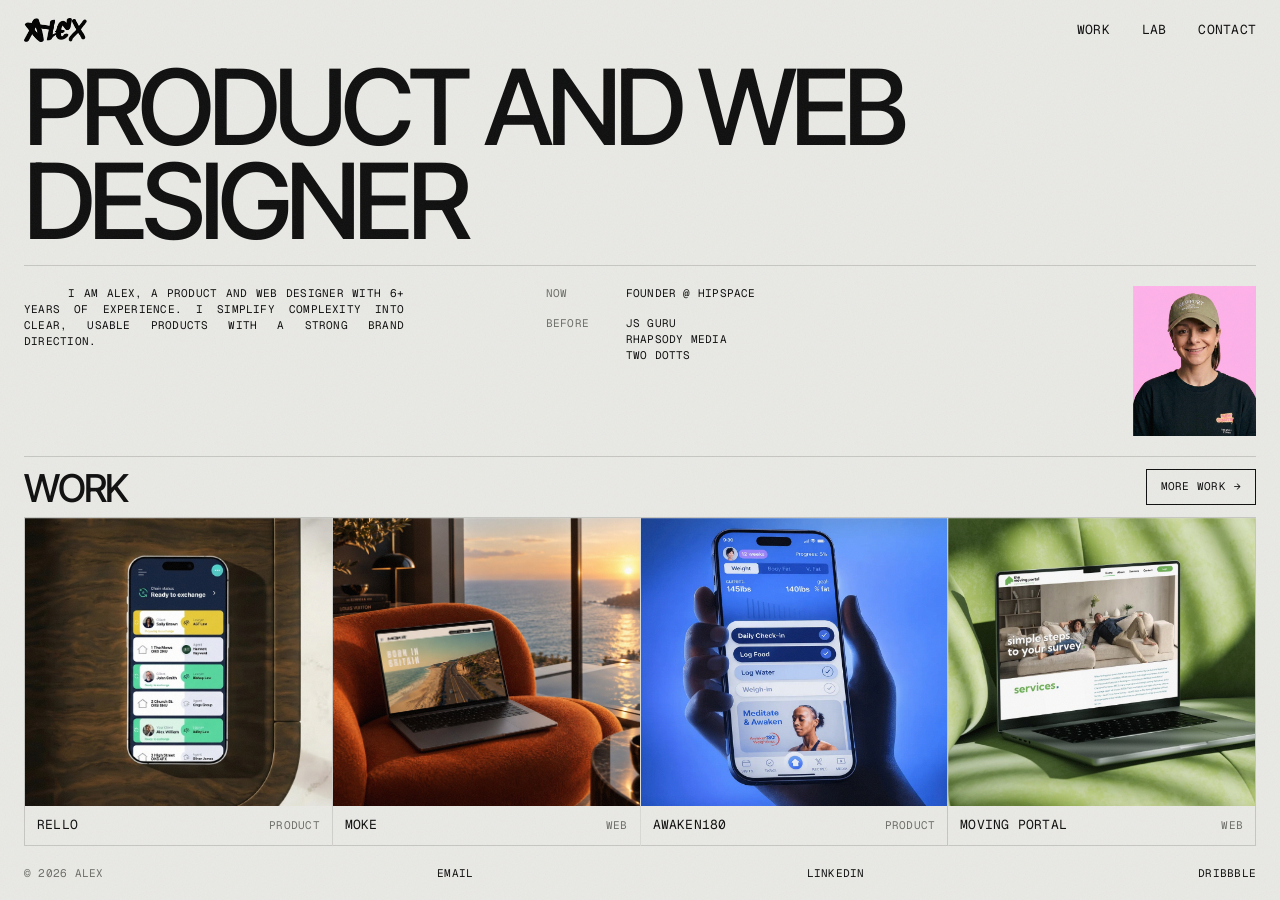
<file: index.html>
<!DOCTYPE html>
<html lang="sr">
<head>
<meta charset="utf-8">
<meta name="viewport" content="width=device-width, initial-scale=1">
<meta name="description" content="UI/UX & product designer focused on creativity and simplicity, turning complex ideas into clear, usable products.">
<link rel="icon" type="image/png" href="assets/favicon.png">
<link rel="apple-touch-icon" href="assets/favicon.png">
<meta property="og:type" content="website">
<meta property="og:site_name" content="Alex">
<meta property="og:title" content="Alex, UI/UX & Product Designer">
<meta property="og:description" content="UI/UX & product designer focused on creativity and simplicity, turning complex ideas into clear, usable products.">
<meta property="og:url" content="https://alexlazarev.space/">
<meta property="og:image" content="https://alexlazarev.space/assets/og-image.png">
<meta property="og:image:width" content="1200">
<meta property="og:image:height" content="630">
<meta property="og:image:alt" content="Alex, Product and web design for teams that value creativity and simplicity.">
<meta name="twitter:card" content="summary_large_image">
<meta name="twitter:title" content="Alex, UI/UX & Product Designer">
<meta name="twitter:description" content="UI/UX & product designer focused on creativity and simplicity, turning complex ideas into clear, usable products.">
<meta name="twitter:image" content="https://alexlazarev.space/assets/og-image.png">
<title>Alex, UI/UX & Product Designer</title>
<link rel="preconnect" href="https://fonts.googleapis.com">
<link rel="preconnect" href="https://fonts.gstatic.com" crossorigin>
<link href="https://fonts.googleapis.com/css2?family=Inter+Tight:wght@400;500;600&family=Geist+Mono:wght@400;500&display=swap" rel="stylesheet">
<link rel="stylesheet" href="site.css">
<script>document.documentElement.classList.add('js');</script>
</head>
<body class="t">

<div class="cursor" aria-hidden="true"></div>
<div class="grain" aria-hidden="true"></div>

<main class="screen">

  <!-- NAV -->
  <nav class="tnav mono">
    <a href="index.html" class="mark rv"><img src="assets/logo-11.png" alt="Alex"></a>
    <div class="tnav-links rv">
      <a href="work.html" data-scramble>WORK</a>
      <a href="lab.html" data-scramble>LAB</a>
      <a href="https://calendar.app.google/RJrpbeE9GZRz7fCt5" target="_blank" rel="noopener" data-scramble>CONTACT</a>
    </div>
  </nav>

  <!-- HERO -->
  <header class="hero">
    <h1 class="big">
      <span class="line"><span>Product and web</span></span>
      <span class="line"><span>designer</span></span>
    </h1>
  </header>

  <!-- INTRO -->
  <section class="mid">
    <p class="intro mono rv">I AM ALEX, A PRODUCT AND WEB DESIGNER WITH 6+ YEARS OF EXPERIENCE. I SIMPLIFY COMPLEXITY INTO CLEAR, USABLE PRODUCTS WITH A STRONG BRAND DIRECTION.</p>
    <dl class="cv mono rv">
      <div><dt>NOW</dt><dd>FOUNDER @ HIPSPACE</dd></div>
      <div><dt>BEFORE</dt><dd>JS GURU<br>RHAPSODY MEDIA<br>TWO DOTTS</dd></div>
    </dl>
    <figure class="photo">
      <img src="assets/alex-portrait.jpg" alt="Alex" fetchpriority="high">
    </figure>
  </section>

  <!-- WORK -->
  <section id="work" class="work">
    <div class="work-head">
      <h2 class="rv">WORK</h2>
      <a href="work.html" class="more mono rv"><span data-scramble>MORE WORK</span> <i>&rarr;</i></a>
    </div>
    <div class="grid">
      <a href="case-study-rello.html" class="card">
        <div class="card-img"><img src="assets/rello-phone.jpg" alt="Rello" decoding="async"></div>
        <div class="card-meta mono"><span>RELLO</span><span>PRODUCT</span></div>
      </a>
      <a href="case-study-moke.html" class="card">
        <div class="card-img"><img src="assets/moke-cover.jpg" alt="Moke" decoding="async"></div>
        <div class="card-meta mono"><span>MOKE</span><span>WEB</span></div>
      </a>
      <a href="case-study-awaken180.html" class="card">
        <div class="card-img"><img src="assets/project-awaken180.webp" alt="Awaken180" decoding="async"></div>
        <div class="card-meta mono"><span>AWAKEN180</span><span>PRODUCT</span></div>
      </a>
      <a href="case-study-moving-portal.html" class="card">
        <div class="card-img"><img src="assets/moving-portal.jpg" alt="The Moving Portal" decoding="async"></div>
        <div class="card-meta mono"><span>MOVING PORTAL</span><span>WEB</span></div>
      </a>
    </div>
  </section>

  <!-- FOOTER LINE -->
  <footer class="foot mono">
    <span class="rv">&copy; 2026 ALEX</span>
    <a class="rv" href="mailto:lazarevicale@gmail.com" data-scramble>EMAIL</a>
    <a class="rv" href="https://www.linkedin.com/in/alexlazarevic/" target="_blank" rel="noopener" data-scramble>LINKEDIN</a>
    <a class="rv" href="https://dribbble.com/aleksandralazarevic" target="_blank" rel="noopener" data-scramble>DRIBBBLE</a>
  </footer>

</main>

<script src="site.js"></script>
</body>
</html>
</file>
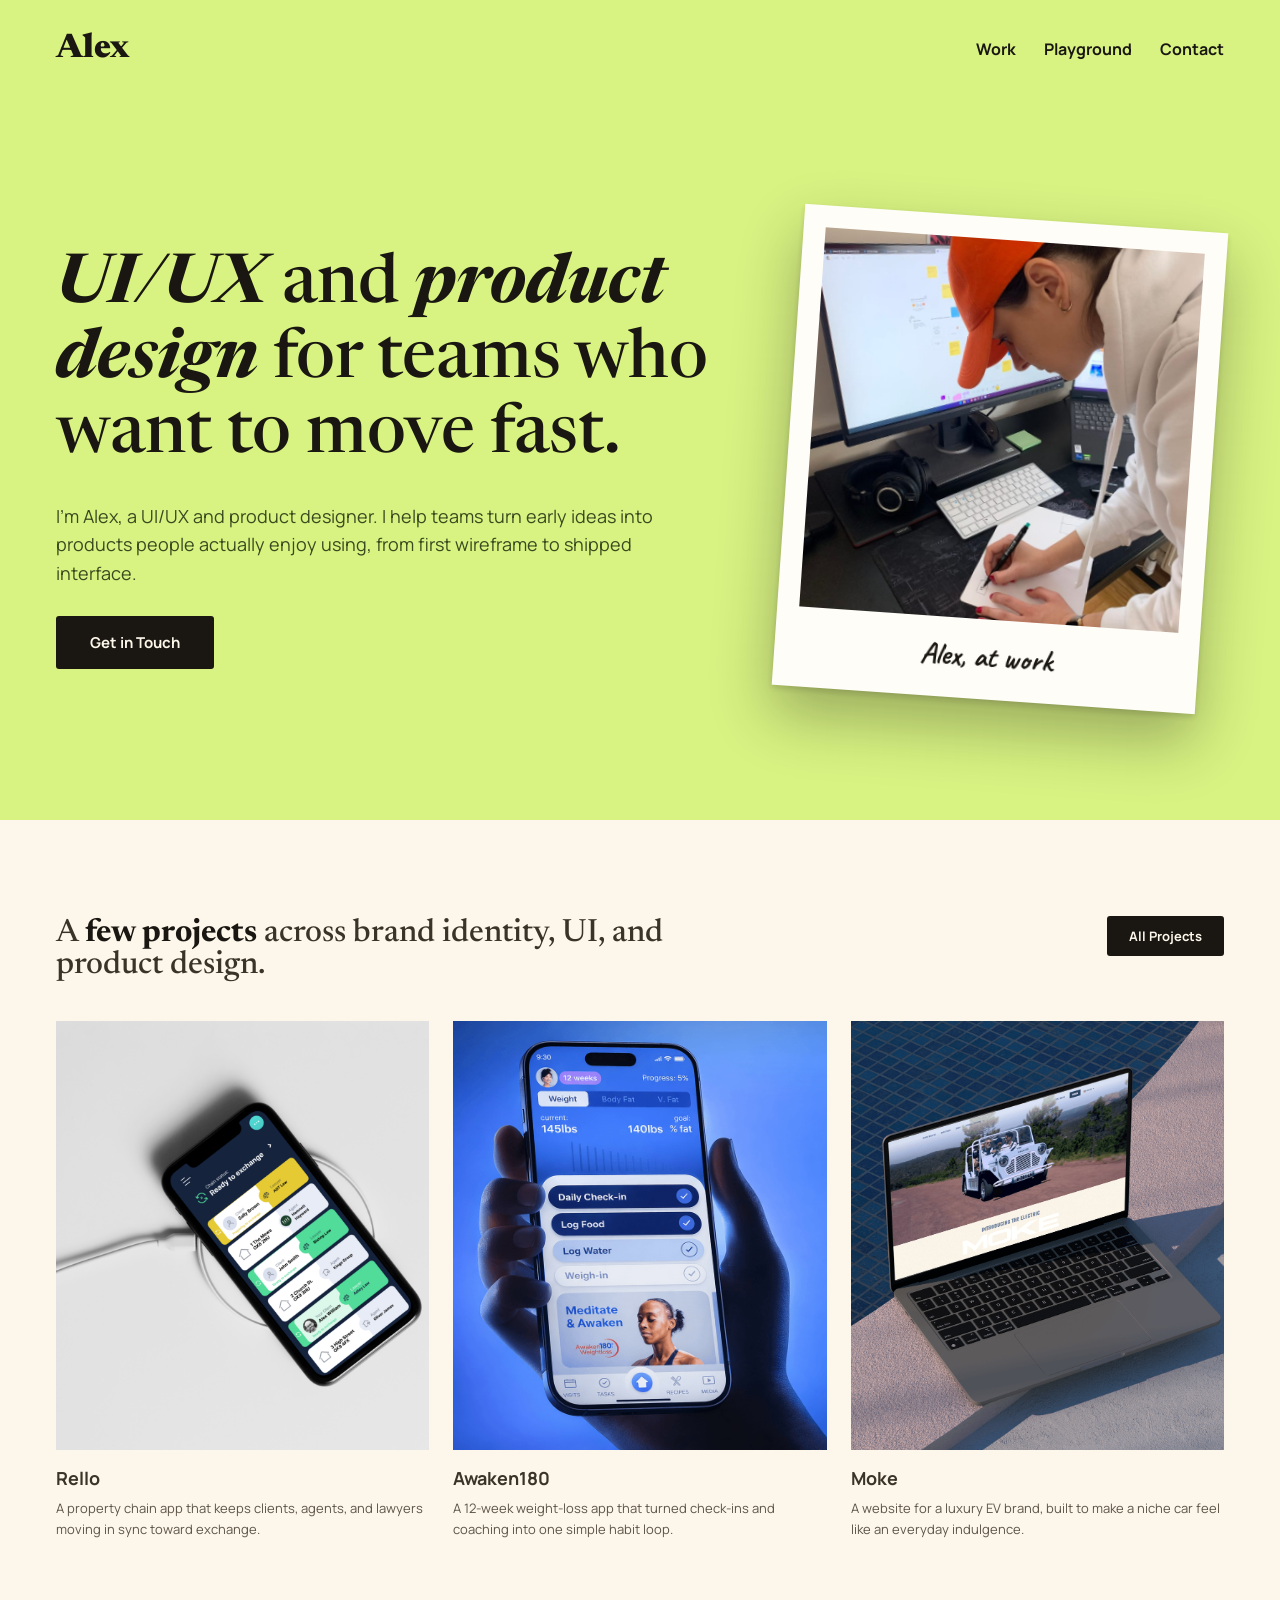
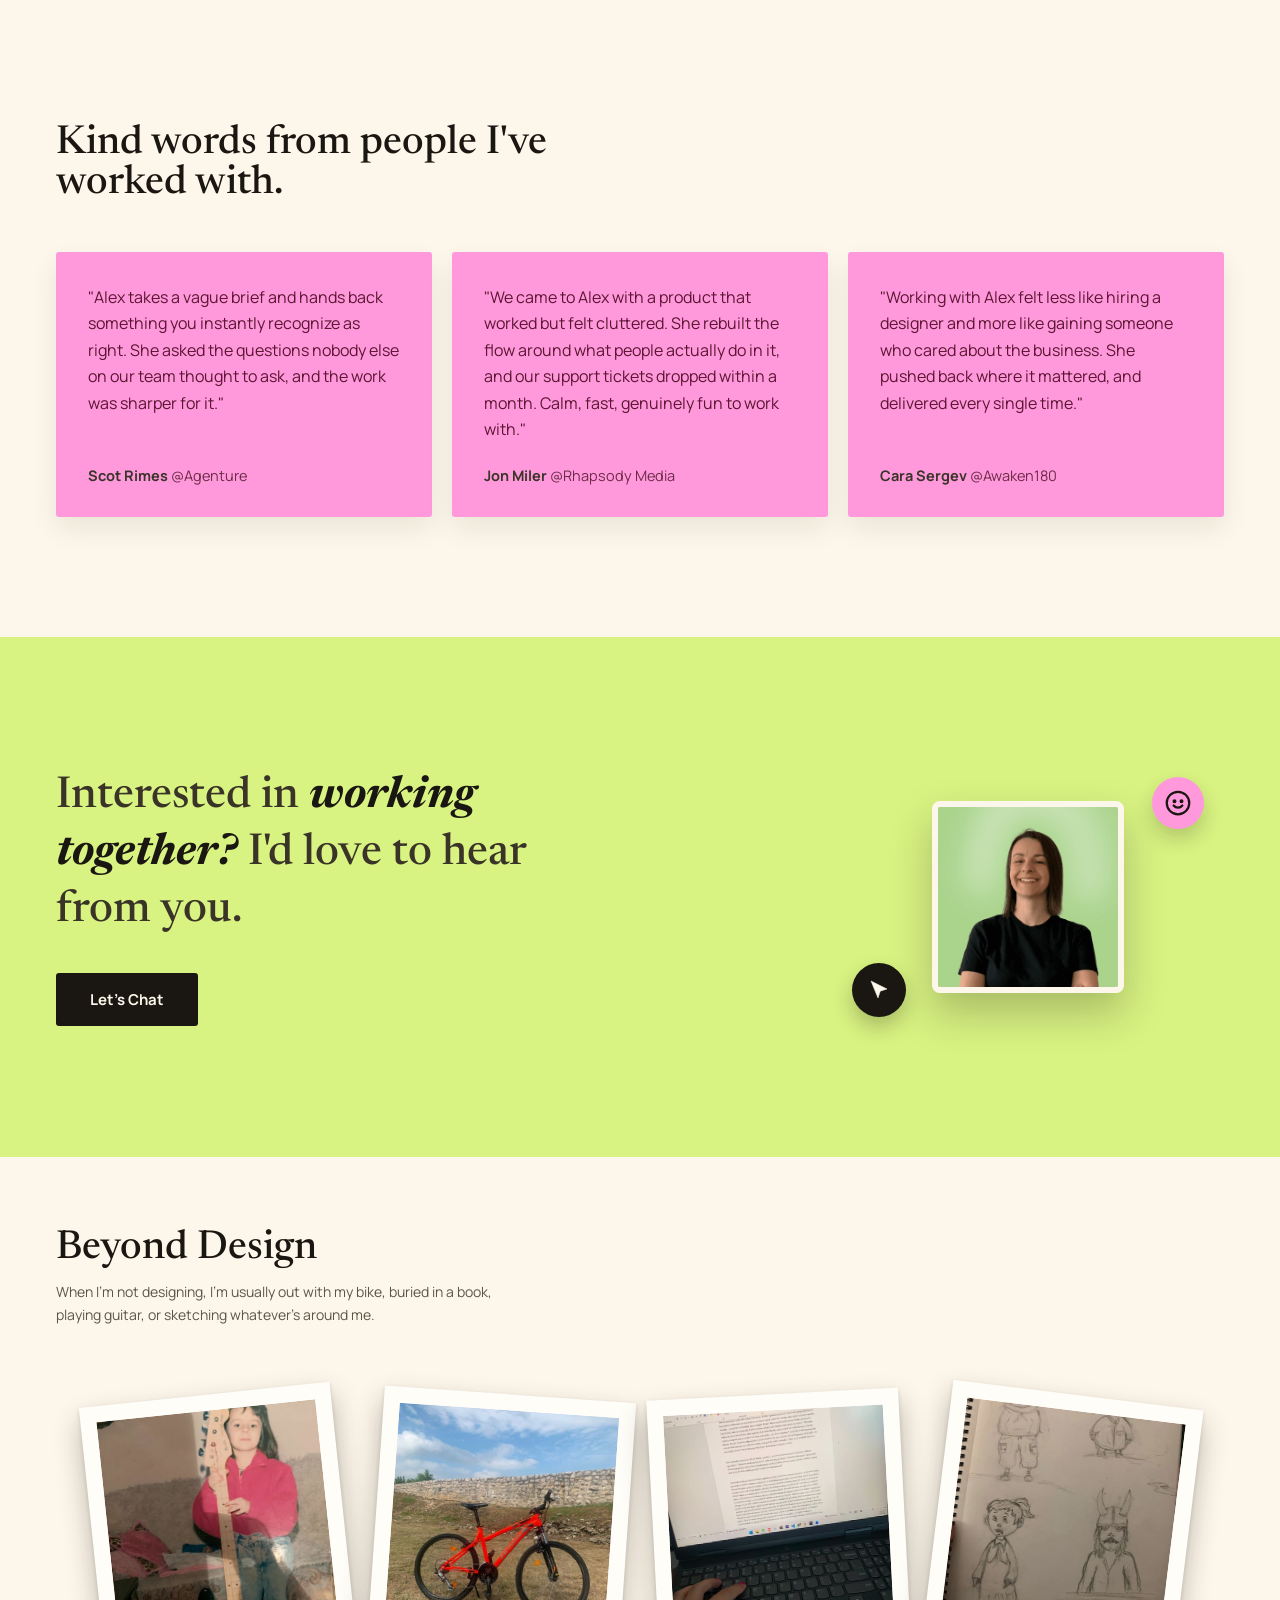
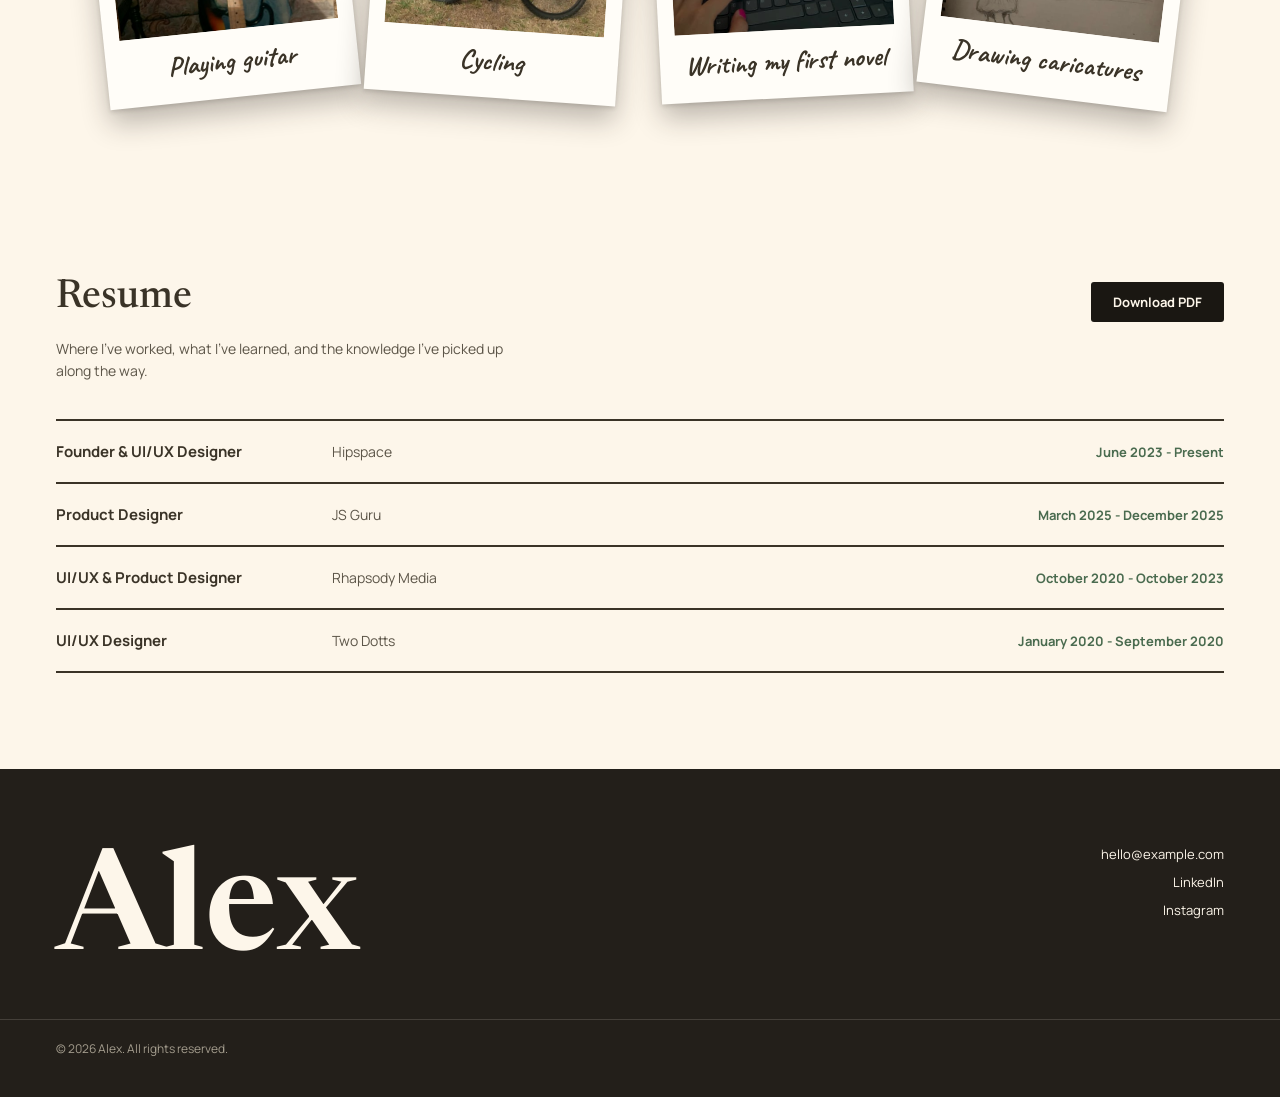
<file: static-site/index.html>
<!DOCTYPE html>
<html lang="sr">
<head>
<meta charset="utf-8">
<meta name="viewport" content="width=device-width, initial-scale=1">
<title>Alex — UI/UX & Product Designer</title>
<link rel="preconnect" href="https://fonts.googleapis.com">
<link rel="preconnect" href="https://fonts.gstatic.com" crossorigin>
<link href="https://fonts.googleapis.com/css2?family=Newsreader:ital,wght@0,500;0,600;0,800;1,500;1,600&family=Manrope:wght@400;500;600;700;800&family=Caveat:wght@600;700&display=swap" rel="stylesheet">
<link rel="stylesheet" href="style.css">
</head>
<body>
<div style="font-family:'Manrope',sans-serif; background:#fdf6ea; color:#3a3327; width:100%; overflow-x:hidden;">

  <!-- NAV -->
  <nav class="site-nav" style="background:#D8F382; padding:32px 56px; display:flex; align-items:center; justify-content:space-between;">
    <div style="font-family:'Newsreader',serif; font-weight:800; font-size:34px; color:#1a1712;">Alex</div>
    <div class="nav-links" style="display:flex; align-items:center; gap:28px; font-size:16px; font-weight:700;">
      <a href="work.html" class="nav-link" style="color:#1a1712; text-decoration:none;">Work</a>
      <a href="playground.html" class="nav-link" style="color:#1a1712; text-decoration:none;">Playground</a>
      <a href="#contact" class="nav-link" style="color:#1a1712; text-decoration:none;">Contact</a>
    </div>
  </nav>

  <!-- HERO: bold color block -->
  <div class="hero" style="background:#D8F382; overflow:hidden; display:grid; grid-template-columns:1.2fr 0.8fr; align-items:center; gap:48px; padding:120px 56px;">
    <div>
      <h1 class="hero-title" style="font-family:'Newsreader',serif; font-weight:500; font-size:68px; line-height:1.1; margin:0 0 28px; color:#1a1712;">
        <em style="font-style:italic; color:#1a1712; font-weight:700;">UI/UX</em> and <em style="font-style:italic; color:#1a1712; font-weight:700;">product design</em> for teams who want to move fast.
      </h1>
      <p style="font-size:18px; line-height:1.6; color:#3a4a1f; max-width:600px; margin:0 0 28px;">
        I'm Alex, a UI/UX and product designer. I help teams turn early ideas into products people actually enjoy using, from first wireframe to shipped interface.
      </p>
      <a href="#contact" class="btn" style="display:inline-block; background:#1a1712; color:#fdf6ea; font-size:15px; font-weight:700; padding:16px 34px; border-radius:3px; text-decoration:none;">Get in Touch</a>
    </div>
    <div class="float-slow hero-polaroid-wrap" style="display:flex; justify-content:center;">
      <div style="background:#fffdf8; padding:22px 22px 0; width:380px; margin:0 auto; box-shadow:0 28px 56px rgba(26,23,18,0.32), 0 3px 6px rgba(26,23,18,0.15); cursor:pointer; transform:rotate(4deg) translateY(0px) perspective(600px) rotateX(0deg) rotateY(0deg); transition:transform 0.2s ease-out;" data-tilt="hero-polaroid">
        <div style="width:100%; aspect-ratio:1/1; overflow:hidden;">
          <img src="assets/hero-side-photo.jpg" alt="Portret / hero foto" style="width:100%;height:100%;object-fit:cover;display:block;">
        </div>
        <div style="font-family:'Caveat',cursive; font-weight:700; font-size:30px; text-align:center; color:#1a1712; padding:18px 4px 24px;">Alex, at work</div>
      </div>
    </div>
  </div>

  <!-- WORK -->
  <div id="work" class="section-pad" style="padding:96px 56px 64px;">
    <div class="section-head" style="display:flex; align-items:baseline; justify-content:space-between; margin-bottom:40px;">
      <h2 style="font-family:'Newsreader',serif; font-weight:500; font-size:32px; margin:0; max-width:640px;">A <strong style="color:#1a1712;">few projects</strong> across brand identity, UI, and product design.</h2>
      <a href="work.html" class="btn" style="display:inline-block; background:#1a1712; color:#fdf6ea; font-size:13px; font-weight:700; padding:11px 22px; border-radius:3px;">All Projects</a>
    </div>
    <div class="work-grid" style="display:grid; grid-template-columns:repeat(3,1fr); gap:24px;">
      
        <a href="case-study-rello.html" style="text-decoration:none; color:inherit; display:block;">
          <div style="width:100%; aspect-ratio:4/4.6; overflow:hidden;">
            <img src="assets/project-rello.png" alt="Rello" style="width:100%; height:100%; object-fit:cover; display:block;">
          </div>
          <div style="margin-top:16px;">
            <strong style="font-weight:700; font-size:18px;">Rello</strong>
          </div>
          <p style="font-size:13px; line-height:1.6; color:#5c5548; margin:8px 0 0;">A property chain app that keeps clients, agents, and lawyers moving in sync toward exchange.</p>
        </a>

        <a href="case-study-awaken180.html" style="text-decoration:none; color:inherit; display:block;">
          <div style="width:100%; aspect-ratio:4/4.6; overflow:hidden;">
            <img src="assets/project-awaken180.png" alt="Awaken180" style="width:100%; height:100%; object-fit:cover; display:block;">
          </div>
          <div style="margin-top:16px;">
            <strong style="font-weight:700; font-size:18px;">Awaken180</strong>
          </div>
          <p style="font-size:13px; line-height:1.6; color:#5c5548; margin:8px 0 0;">A 12-week weight-loss app that turned check-ins and coaching into one simple habit loop.</p>
        </a>

        <a href="case-study-moke.html" style="text-decoration:none; color:inherit; display:block;">
          <div style="width:100%; aspect-ratio:4/4.6; overflow:hidden;">
            <img src="assets/project-moke.png" alt="Moke" style="width:100%; height:100%; object-fit:cover; display:block;">
          </div>
          <div style="margin-top:16px;">
            <strong style="font-weight:700; font-size:18px;">Moke</strong>
          </div>
          <p style="font-size:13px; line-height:1.6; color:#5c5548; margin:8px 0 0;">A website for a luxury EV brand, built to make a niche car feel like an everyday indulgence.</p>
        </a>
      
      
    </div>
  </div>

  <!-- TESTIMONIALS -->
  <div id="testimonials" class="section-pad" style="padding:120px 56px;">
    <h2 style="font-family:'Newsreader',serif; font-weight:500; font-size:40px; margin:0 0 48px; color:#1a1712; max-width:600px;">Kind words from people I've worked with.</h2>
    <div class="testi-grid" style="display:grid; grid-template-columns:repeat(3,1fr); gap:20px;">
      
        <div style="background:#FF99DC; padding:32px; border-radius:3px; box-shadow:0 12px 28px rgba(26,23,18,0.08); display:flex; flex-direction:column; gap:24px;">
          <p style="font-size:16px; line-height:1.65; margin:0; color:#5c1533;">"Alex takes a vague brief and hands back something you instantly recognize as right. She asked the questions nobody else on our team thought to ask, and the work was sharper for it."</p>
          <div style="margin-top:auto; font-size:14.5px; color:#3a3327;">
            <span style="font-weight:700;">Scot Rimes</span> <span style="color:#6e2b48;">@Agenture</span>
          </div>
        </div>

        <div style="background:#FF99DC; padding:32px; border-radius:3px; box-shadow:0 12px 28px rgba(26,23,18,0.08); display:flex; flex-direction:column; gap:24px;">
          <p style="font-size:16px; line-height:1.65; margin:0; color:#5c1533;">"We came to Alex with a product that worked but felt cluttered. She rebuilt the flow around what people actually do in it, and our support tickets dropped within a month. Calm, fast, genuinely fun to work with."</p>
          <div style="margin-top:auto; font-size:14.5px; color:#3a3327;">
            <span style="font-weight:700;">Jon Miler</span> <span style="color:#6e2b48;">@Rhapsody Media</span>
          </div>
        </div>

        <div style="background:#FF99DC; padding:32px; border-radius:3px; box-shadow:0 12px 28px rgba(26,23,18,0.08); display:flex; flex-direction:column; gap:24px;">
          <p style="font-size:16px; line-height:1.65; margin:0; color:#5c1533;">"Working with Alex felt less like hiring a designer and more like gaining someone who cared about the business. She pushed back where it mattered, and delivered every single time."</p>
          <div style="margin-top:auto; font-size:14.5px; color:#3a3327;">
            <span style="font-weight:700;">Cara Sergev</span> <span style="color:#6e2b48;">@Awaken180</span>
          </div>
        </div>

    </div>
  </div>

  <!-- CTA -->
  <div class="cta-band" style="background:#D8F382; padding:120px 56px; display:grid; grid-template-columns:1.3fr 0.7fr; gap:48px; align-items:center;">
    <div>
      <h2 class="cta-title" style="font-family:'Newsreader',serif; font-weight:500; font-size:44px; line-height:1.3; margin:0 0 32px; max-width:560px;">
        Interested in <em style="font-style:italic; color:#1a1712; font-weight:700;">working together?</em> I'd love to hear from you.
      </h2>
      <a href="#contact" class="btn" style="display:inline-block; background:#1a1712; color:#fdf6ea; font-size:15px; font-weight:700; padding:16px 34px; border-radius:3px; text-decoration:none;">Let's Chat</a>
    </div>
    <div style="position:relative; display:flex; align-items:center; justify-content:center; height:280px;">
      <div class="float-slow" style="width:180px; height:180px; border-radius:8px; overflow:hidden; border:6px solid #fdf6ea; box-shadow:0 20px 40px rgba(26,23,18,0.25);">
        <img src="assets/avatar-alex.png" alt="Alex" style="width:100%; height:100%; object-fit:cover;">
      </div>
      <div class="float-fast" style="position:absolute; top:20px; right:20px; width:52px; height:52px; border-radius:50%; background:#FF99DC; display:flex; align-items:center; justify-content:center; box-shadow:0 10px 20px rgba(26,23,18,0.2); z-index:2;">
        <svg width="30" height="30" viewBox="0 0 24 24" fill="none" stroke="#1a1712" stroke-width="1.8" stroke-linecap="round" stroke-linejoin="round"><circle cx="12" cy="12" r="9"></circle><path d="M8.5 10.5c0-.4.3-.7.7-.7s.7.3.7.7-.3.7-.7.7-.7-.3-.7-.7Z" fill="#1a1712"></path><path d="M14.1 10.5c0-.4.3-.7.7-.7s.7.3.7.7-.3.7-.7.7-.7-.3-.7-.7Z" fill="#1a1712"></path><path d="M8.5 14c.9 1.1 2 1.7 3.5 1.7s2.6-.6 3.5-1.7"></path></svg>
      </div>
      <div class="float-med" style="position:absolute; bottom:20px; left:20px; width:54px; height:54px; display:flex; align-items:center; justify-content:center; background:#1a1712; border-radius:50%; box-shadow:0 10px 20px rgba(26,23,18,0.25); z-index:2;">
        <svg width="24" height="24" viewBox="0 0 24 24" fill="#fdf6ea" stroke="#fdf6ea" stroke-width="0.5" stroke-linejoin="round"><path d="M4 3l7 17 2.2-6.8L20 11 4 3Z"></path></svg>
      </div>
    </div>
  </div>

  <!-- BEYOND DESIGN -->
  <div id="beyond" class="section-pad" style="padding:72px 56px;">
    <h2 style="font-family:'Newsreader',serif; font-weight:500; font-size:40px; margin:0 0 12px; color:#1a1712;">Beyond Design</h2>
    <p style="font-size:14px; line-height:1.6; color:#5c5548; margin:0 0 48px; max-width:480px;">
      When I'm not designing, I'm usually out with my bike, buried in a book, playing guitar, or sketching whatever's around me.
    </p>
    <div style="display:flex; justify-content:center; gap:28px; flex-wrap:wrap; padding:20px 0 12px;">
      
        <div class="hobby-polaroid" style="background:#fffdf8; padding:16px 16px 0; width:220px; box-shadow:0 14px 28px rgba(35,31,26,0.3), 0 2px 4px rgba(35,31,26,0.15); transform:rotate(-6deg);">
          <div style="width:100%; aspect-ratio:1/1; overflow:hidden; filter:saturate(0.9) contrast(1.03);">
            <img src="assets/hobby-guitar.jpeg" alt="Playing guitar" style="width:100%;height:100%;object-fit:cover;display:block;">
          </div>
          <div style="font-family:'Caveat',cursive; font-weight:700; font-size:27px; text-align:center; color:#3a3327; padding:14px 4px 20px;">Playing guitar</div>
        </div>
      
        <div class="hobby-polaroid" style="background:#fffdf8; padding:16px 16px 0; width:220px; box-shadow:0 14px 28px rgba(35,31,26,0.3), 0 2px 4px rgba(35,31,26,0.15); transform:rotate(4deg);">
          <div style="width:100%; aspect-ratio:1/1; overflow:hidden; filter:saturate(0.9) contrast(1.03);">
            <img src="assets/hobby-bike.jpeg" alt="Cycling" style="width:100%;height:100%;object-fit:cover;display:block;">
          </div>
          <div style="font-family:'Caveat',cursive; font-weight:700; font-size:27px; text-align:center; color:#3a3327; padding:14px 4px 20px;">Cycling</div>
        </div>
      
        <div class="hobby-polaroid" style="background:#fffdf8; padding:16px 16px 0; width:220px; box-shadow:0 14px 28px rgba(35,31,26,0.3), 0 2px 4px rgba(35,31,26,0.15); transform:rotate(-3deg);">
          <div style="width:100%; aspect-ratio:1/1; overflow:hidden; filter:saturate(0.9) contrast(1.03);">
            <img src="assets/hobby-book.jpeg" alt="Writing my first novel" style="width:100%;height:100%;object-fit:cover;display:block;">
          </div>
          <div style="font-family:'Caveat',cursive; font-weight:700; font-size:27px; text-align:center; color:#3a3327; padding:14px 4px 20px;">Writing my first novel</div>
        </div>
      
        <div class="hobby-polaroid" style="background:#fffdf8; padding:16px 16px 0; width:220px; box-shadow:0 14px 28px rgba(35,31,26,0.3), 0 2px 4px rgba(35,31,26,0.15); transform:rotate(7deg);">
          <div style="width:100%; aspect-ratio:1/1; overflow:hidden; filter:saturate(0.9) contrast(1.03);">
            <img src="assets/hobby-drawing.jpeg" alt="Drawing caricatures" style="width:100%;height:100%;object-fit:cover;display:block;">
          </div>
          <div style="font-family:'Caveat',cursive; font-weight:700; font-size:27px; text-align:center; color:#3a3327; padding:14px 4px 20px;">Drawing caricatures</div>
        </div>
      
    </div>
  </div>

  <!-- RESUME -->
  <div id="resume" class="section-pad" style="padding:96px 56px;">
    <div class="section-head" style="display:flex; align-items:baseline; justify-content:space-between; margin-bottom:16px;">
      <h2 style="font-family:'Newsreader',serif; font-weight:500; font-size:40px; margin:0;">Resume</h2>
      <a href="https://drive.google.com/file/d/1EdNJ3-aQaoeslXPMoXIdEKg7okmubhxj/view?usp=sharing" target="_blank" rel="noopener" class="btn" style="display:inline-block; background:#1a1712; color:#fdf6ea; font-size:13px; font-weight:700; padding:11px 22px; border-radius:3px;; cursor:pointer;">Download PDF</a>
    </div>
    <p style="font-size:14px; line-height:1.6; color:#5c5548; margin:0 0 36px; max-width:480px;">Where I've worked, what I've learned, and the knowledge I've picked up along the way.</p>
    
      <div class="resume-row" style="display:grid; grid-template-columns:260px 1fr auto; gap:16px; align-items:baseline; padding:20px 0; border-top:2px solid #3a3327;">
        <div style="font-weight:700; font-size:15px;">Founder &amp; UI/UX Designer</div>
        <div style="color:#5c5548; font-size:14px;">Hipspace</div>
        <div style="color:#4a6b4f; font-weight:700; font-size:13px;">June 2023 - Present</div>
      </div>
    
      <div class="resume-row" style="display:grid; grid-template-columns:260px 1fr auto; gap:16px; align-items:baseline; padding:20px 0; border-top:2px solid #3a3327;">
        <div style="font-weight:700; font-size:15px;">Product Designer</div>
        <div style="color:#5c5548; font-size:14px;">JS Guru</div>
        <div style="color:#4a6b4f; font-weight:700; font-size:13px;">March 2025 - December 2025</div>
      </div>
    
      <div class="resume-row" style="display:grid; grid-template-columns:260px 1fr auto; gap:16px; align-items:baseline; padding:20px 0; border-top:2px solid #3a3327;">
        <div style="font-weight:700; font-size:15px;">UI/UX &amp; Product Designer</div>
        <div style="color:#5c5548; font-size:14px;">Rhapsody Media</div>
        <div style="color:#4a6b4f; font-weight:700; font-size:13px;">October 2020 - October 2023</div>
      </div>
    
      <div class="resume-row" style="display:grid; grid-template-columns:260px 1fr auto; gap:16px; align-items:baseline; padding:20px 0; border-top:2px solid #3a3327;">
        <div style="font-weight:700; font-size:15px;">UI/UX Designer</div>
        <div style="color:#5c5548; font-size:14px;">Two Dotts</div>
        <div style="color:#4a6b4f; font-weight:700; font-size:13px;">January 2020 - September 2020</div>
      </div>
    
    <div style="border-top:2px solid #3a3327;"></div>
  </div>

  <!-- FOOTER -->
  <div id="contact" style="background:#231f1a; color:#fdf6ea;">
    <div class="footer-top section-pad" style="padding:64px 56px 40px; display:grid; grid-template-columns:1fr auto; gap:24px; align-items:start;">
      <div class="footer-name" style="font-weight:600; font-size:min(14vw,140px); line-height:0.9;">
        <span class="footer-letter fl-0">A</span><span class="footer-letter fl-1">l</span><span class="footer-letter fl-2">e</span><span class="footer-letter fl-3">x</span>
      </div>
      <div style="display:flex; flex-direction:column; gap:10px; font-size:13px; text-align:right; padding-top:12px;">
        <span>hello@example.com</span>
        <a href="#" style="color:#fdf6ea; text-decoration:none;">LinkedIn</a>
        <a href="#" style="color:#fdf6ea; text-decoration:none;">Instagram</a>
      </div>
    </div>
    <div class="section-pad" style="padding:20px 56px 40px; border-top:1px solid rgba(253,246,234,0.15); font-size:12px; color:#a49d8e;">
      © 2026 Alex. All rights reserved.
    </div>
  </div>

</div>
<script src="script.js"></script>
</body>
</html>
</file>
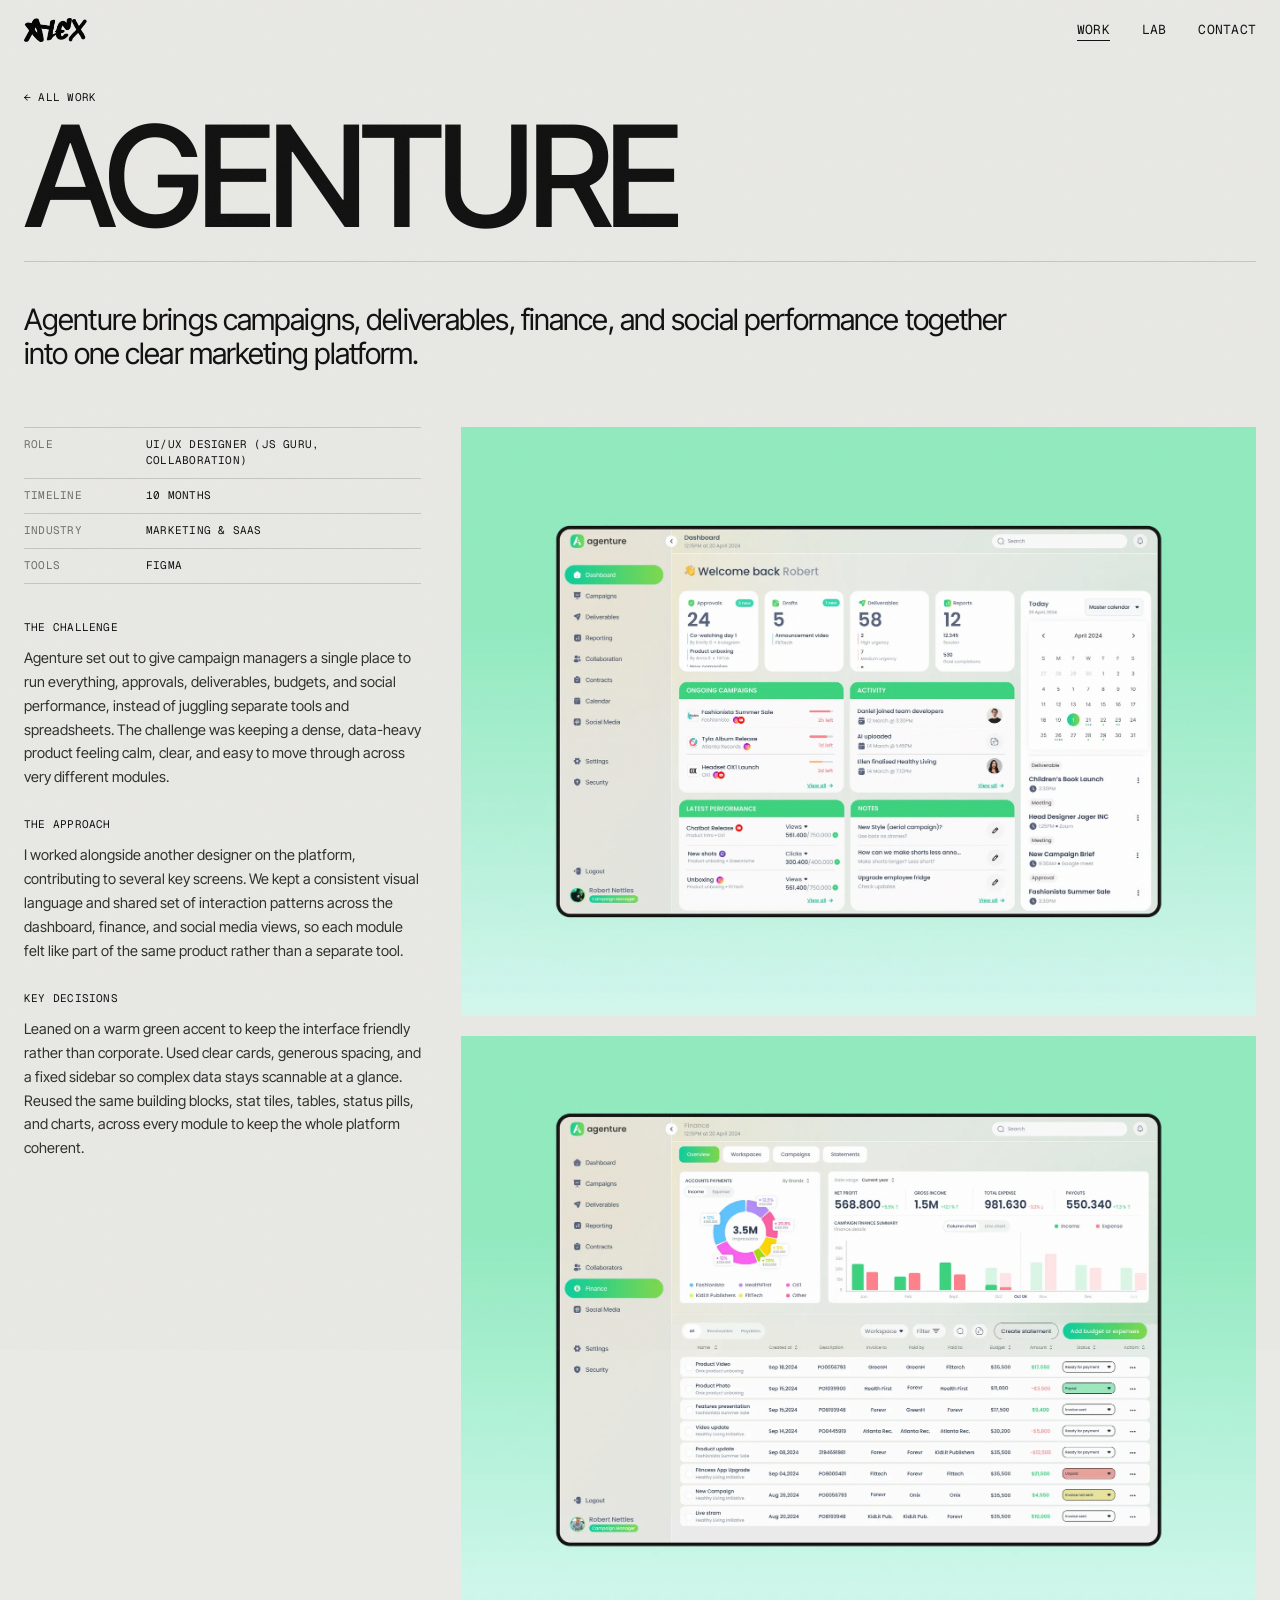
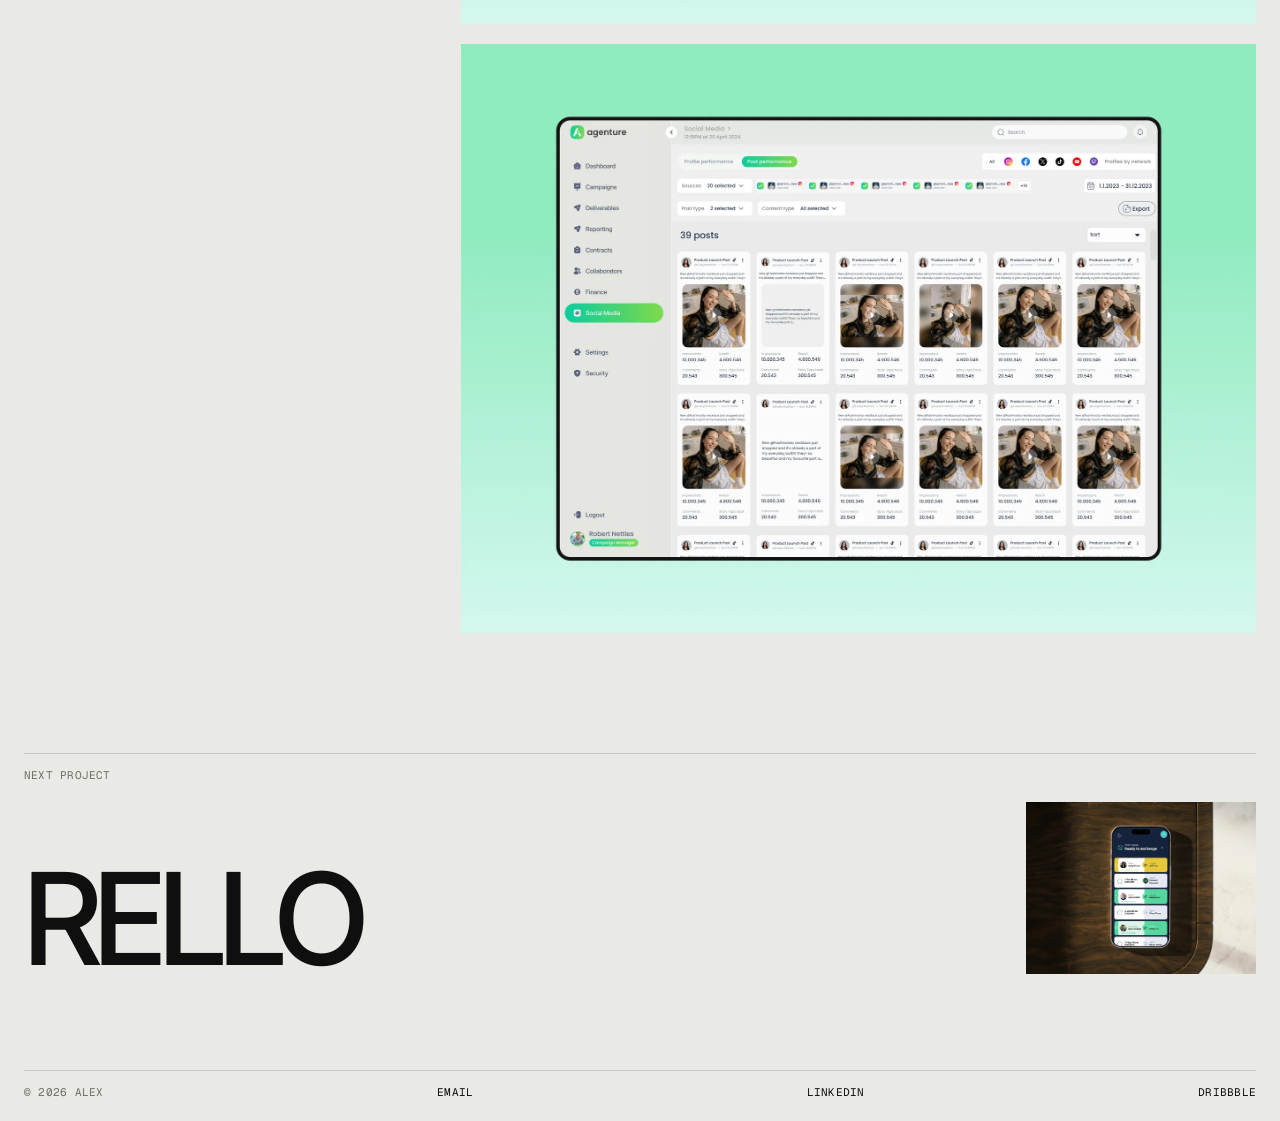
<file: case-study-agenture.html>
<!DOCTYPE html>
<html lang="sr">
<head>
<meta charset="utf-8">
<meta name="viewport" content="width=device-width, initial-scale=1">
<meta name="description" content="UI/UX & product designer focused on creativity and simplicity — turning complex ideas into clear, usable products.">
<link rel="icon" type="image/png" href="assets/favicon.png">
<link rel="apple-touch-icon" href="assets/favicon.png">
<meta property="og:type" content="website">
<meta property="og:site_name" content="Alex">
<meta property="og:title" content="Agenture — Case Study — Alex">
<meta property="og:description" content="UI/UX & product designer focused on creativity and simplicity — turning complex ideas into clear, usable products.">
<meta property="og:url" content="https://alexlazarev.space/case-study-agenture.html">
<meta property="og:image" content="https://alexlazarev.space/assets/og-image.png">
<meta property="og:image:width" content="1200">
<meta property="og:image:height" content="630">
<meta property="og:image:alt" content="Alex — Product and web design for teams that value creativity and simplicity.">
<meta name="twitter:card" content="summary_large_image">
<meta name="twitter:title" content="Agenture — Case Study — Alex">
<meta name="twitter:description" content="UI/UX & product designer focused on creativity and simplicity — turning complex ideas into clear, usable products.">
<meta name="twitter:image" content="https://alexlazarev.space/assets/og-image.png">
<title>Agenture — Case Study — Alex</title>
<link rel="preconnect" href="https://fonts.googleapis.com">
<link rel="preconnect" href="https://fonts.gstatic.com" crossorigin>
<link href="https://fonts.googleapis.com/css2?family=Inter+Tight:wght@400;500;600&family=Geist+Mono:wght@400;500&display=swap" rel="stylesheet">
<link rel="stylesheet" href="site.css">
<script>document.documentElement.classList.add('js');</script>
</head>
<body class="t page">

<div class="cursor" aria-hidden="true"></div>
<div class="grain" aria-hidden="true"></div>

  <nav class="tnav mono">
    <a href="index.html" class="mark rv"><img src="assets/logo-11.png" alt="Alex"></a>
    <div class="tnav-links rv">
      <a href="work.html" class="is-active" data-scramble>WORK</a>
      <a href="lab.html" data-scramble>LAB</a>
      <a href="https://calendar.app.google/RJrpbeE9GZRz7fCt5" target="_blank" rel="noopener" data-scramble>CONTACT</a>
    </div>
  </nav>

  <main>
    <div class="cs-top mono rv"><a href="work.html" data-scramble>&larr; ALL WORK</a></div>
    <header class="cs-name">
      <h1 class="big"><span class="line"><span>Agenture</span></span></h1>
    </header>

    <p class="cs-lede sf">Agenture brings campaigns, deliverables, finance, and social performance together into one clear marketing platform.</p>

    <div class="cs-body">
      <aside class="cs-info">
        <dl class="spec mono sf">
          <div><dt>Role</dt><dd>UI/UX Designer (Js guru, collaboration)</dd></div>
          <div><dt>Timeline</dt><dd>10 months</dd></div>
          <div><dt>Industry</dt><dd>Marketing &amp; SaaS</dd></div>
          <div><dt>Tools</dt><dd>Figma</dd></div>
        </dl>
        <div class="cs-text sf">
          <h3 class="mono"><span>The Challenge</span></h3>
          <p>Agenture set out to give campaign managers a single place to run everything, approvals, deliverables, budgets, and social performance, instead of juggling separate tools and spreadsheets. The challenge was keeping a dense, data-heavy product feeling calm, clear, and easy to move through across very different modules.</p>
        </div>
        <div class="cs-text sf">
          <h3 class="mono"><span>The Approach</span></h3>
          <p>I worked alongside another designer on the platform, contributing to several key screens. We kept a consistent visual language and shared set of interaction patterns across the dashboard, finance, and social media views, so each module felt like part of the same product rather than a separate tool.</p>
        </div>
        <div class="cs-text sf">
          <h3 class="mono"><span>Key Decisions</span></h3>
          <p>Leaned on a warm green accent to keep the interface friendly rather than corporate. Used clear cards, generous spacing, and a fixed sidebar so complex data stays scannable at a glance. Reused the same building blocks, stat tiles, tables, status pills, and charts, across every module to keep the whole platform coherent.</p>
        </div>
      </aside>
      <div class="cs-media">
        <figure>
          <div class="sr"><img decoding="async" src="assets/case-agenture-dashboard.webp" alt="Agenture — dashboard za praćenje kampanja"></div>
        </figure>
        <figure>
          <div class="sr"><img loading="lazy" decoding="async" src="assets/case-agenture-finance.webp" alt="Agenture — finance modul sa pregledom prihoda i troškova"></div>
        </figure>
        <figure>
          <div class="sr"><img loading="lazy" decoding="async" src="assets/case-agenture-social.webp" alt="Agenture — social media analitika i performanse objava"></div>
        </figure>
      </div>
    </div>

    <a href="case-study-rello.html" class="cs-next">
      <div class="mono"><span>NEXT PROJECT</span></div>
      <div class="cs-next-row">
        <span class="big">Rello</span>
        <div class="cs-next-img"><img loading="lazy" decoding="async" src="assets/rello-phone.jpg" alt=""></div>
      </div>
    </a>
  </main>

  <footer class="foot mono">
    <span class="rv">&copy; 2026 ALEX</span>
    <a class="rv" href="mailto:lazarevicale@gmail.com" data-scramble>EMAIL</a>
    <a class="rv" href="https://www.linkedin.com/in/alexlazarevic/" target="_blank" rel="noopener" data-scramble>LINKEDIN</a>
    <a class="rv" href="https://dribbble.com/aleksandralazarevic" target="_blank" rel="noopener" data-scramble>DRIBBBLE</a>
  </footer>

<script src="site.js"></script>
</body>
</html>
</file>
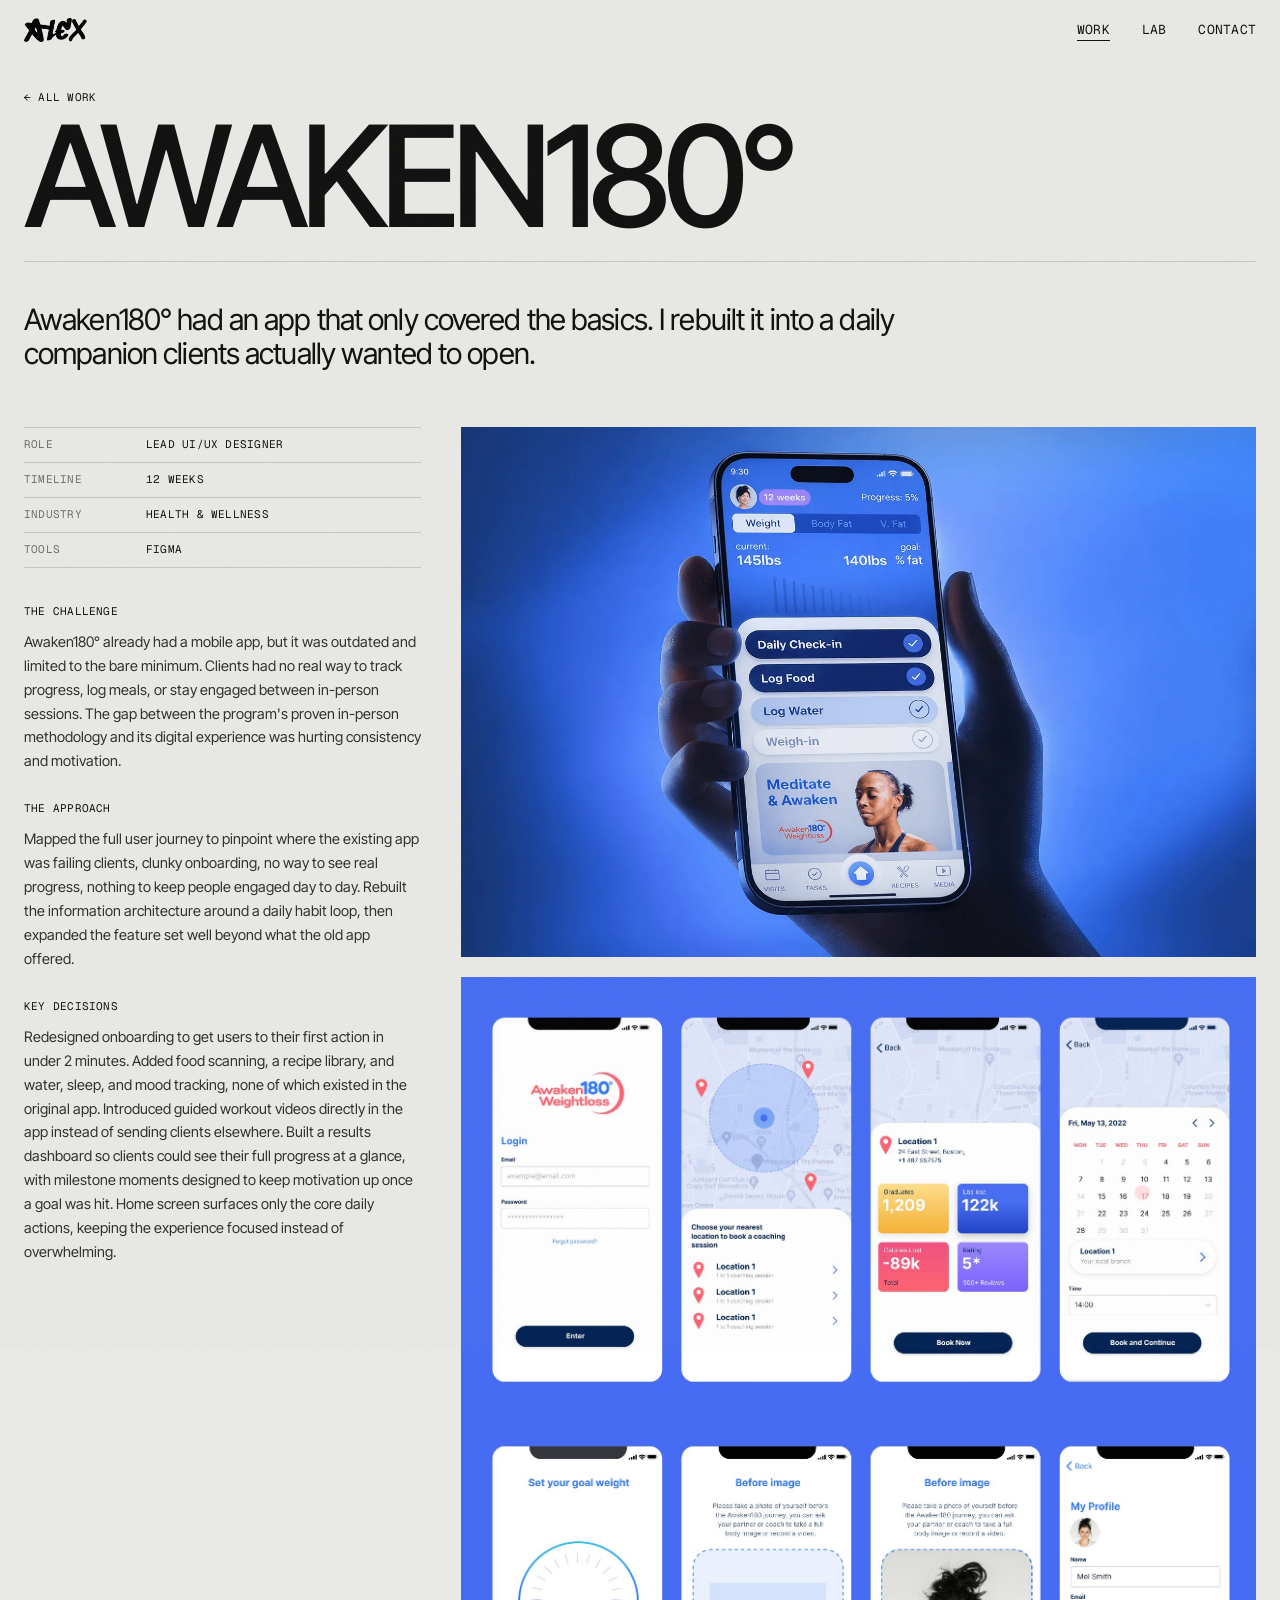
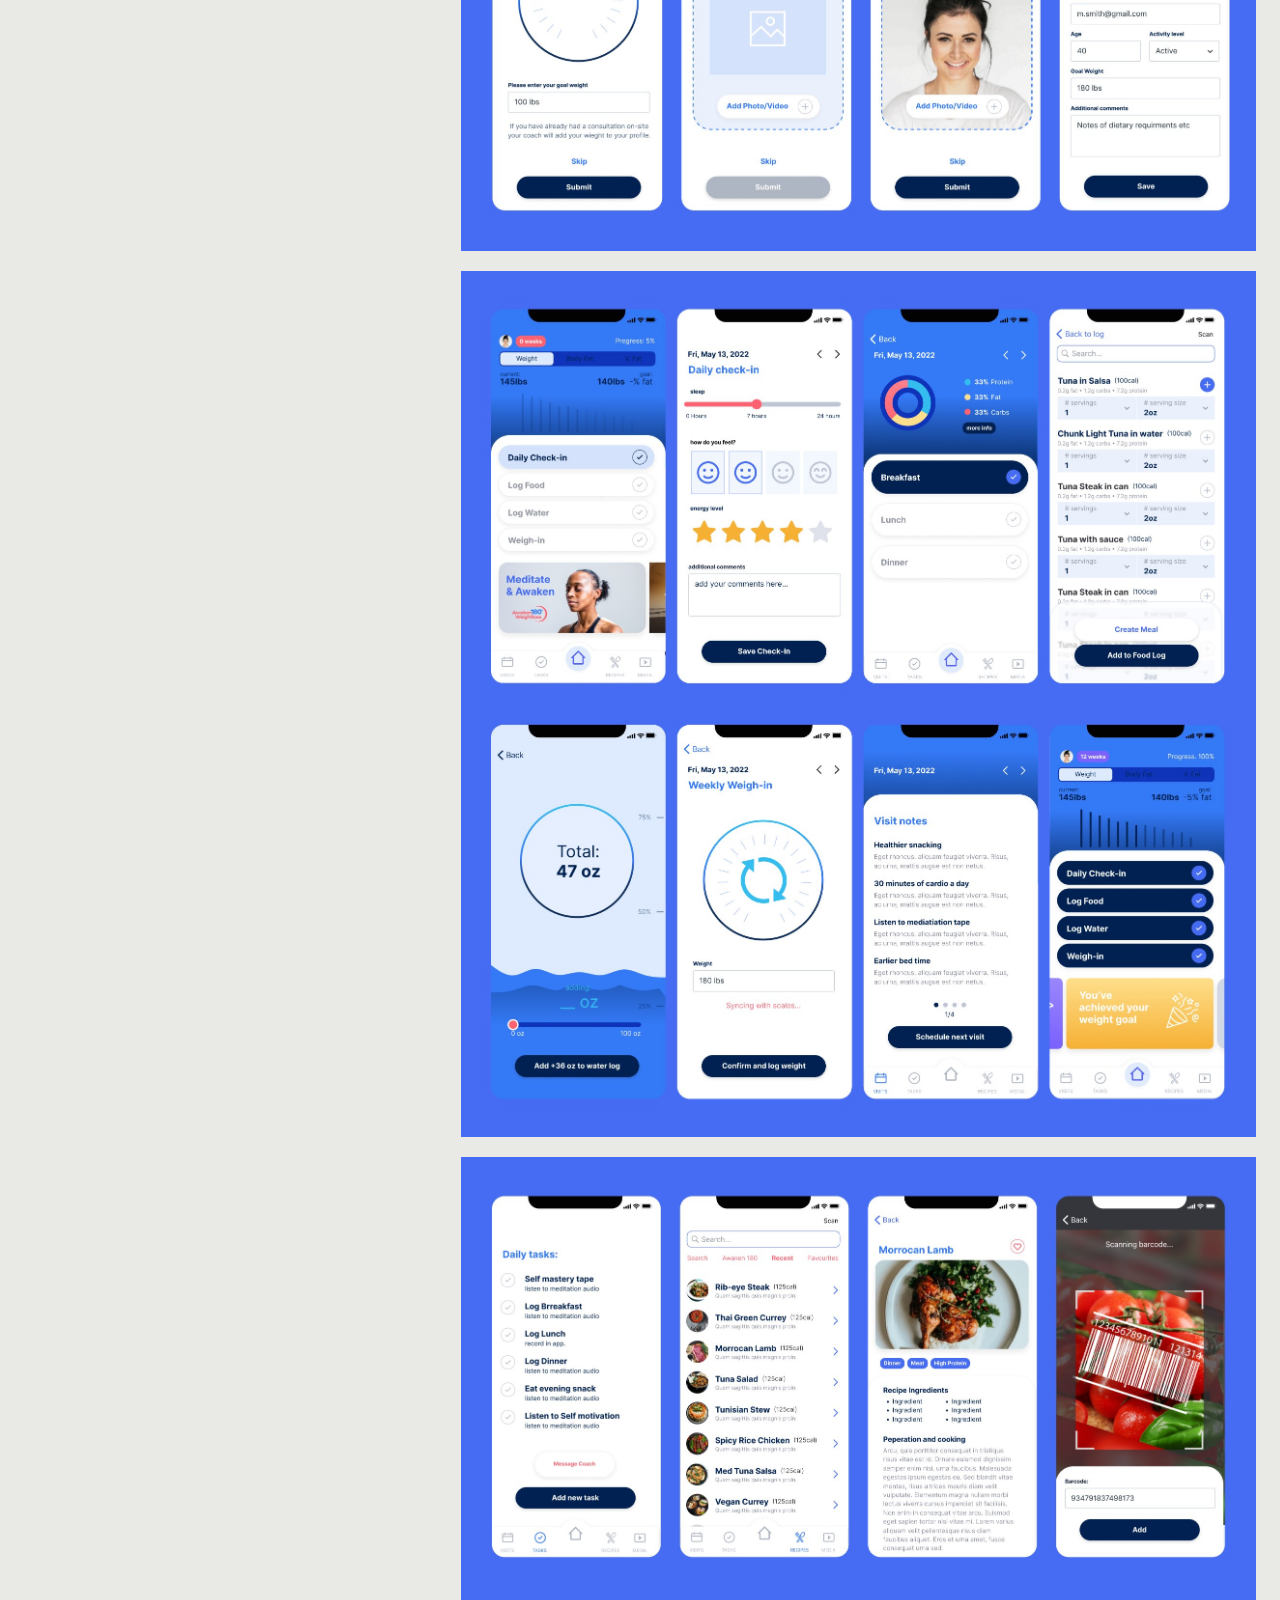
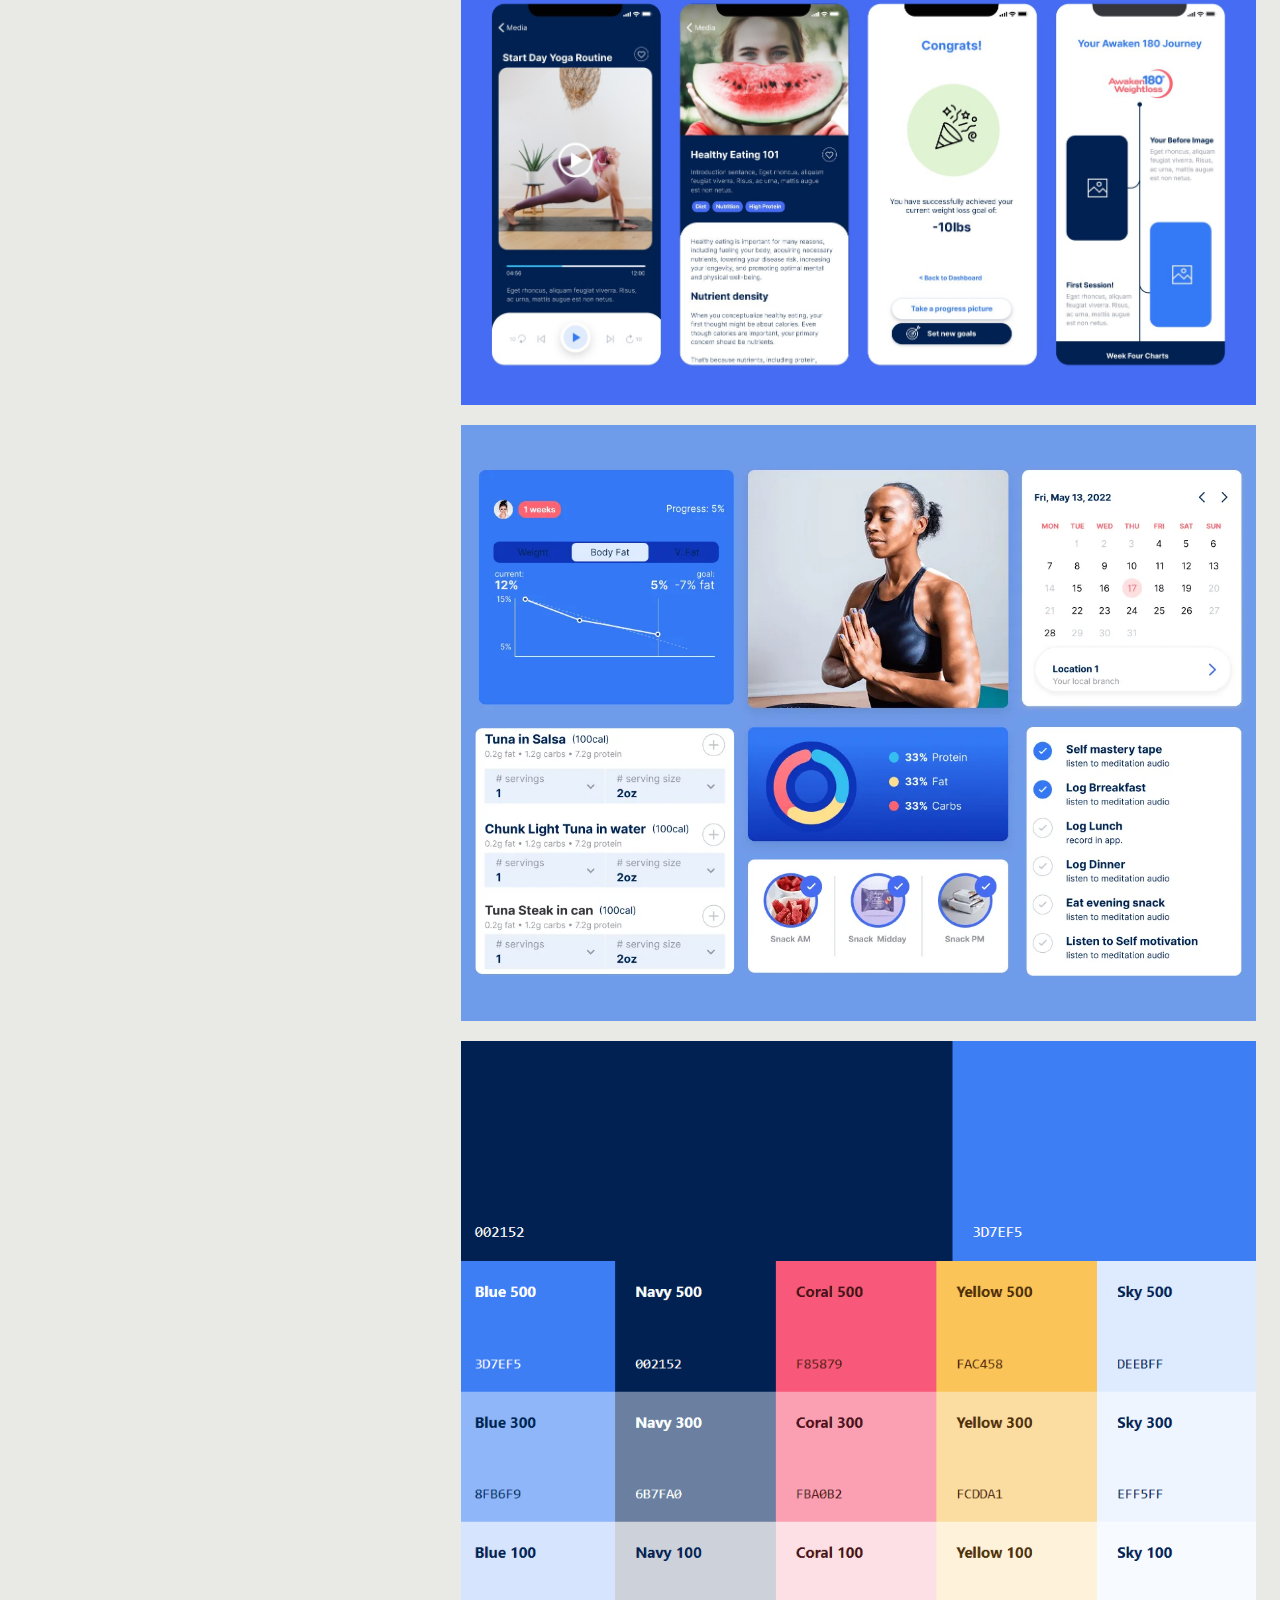
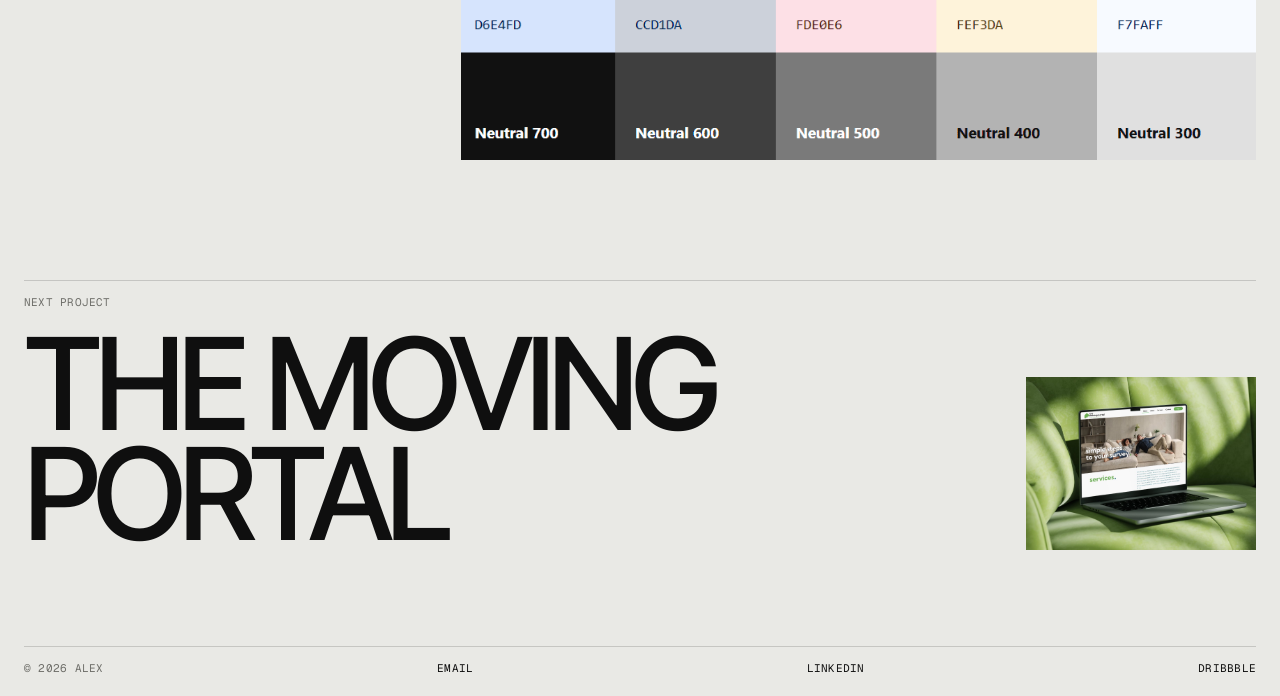
<file: case-study-awaken180.html>
<!DOCTYPE html>
<html lang="sr">
<head>
<meta charset="utf-8">
<meta name="viewport" content="width=device-width, initial-scale=1">
<meta name="description" content="UI/UX & product designer focused on creativity and simplicity — turning complex ideas into clear, usable products.">
<link rel="icon" type="image/png" href="assets/favicon.png">
<link rel="apple-touch-icon" href="assets/favicon.png">
<meta property="og:type" content="website">
<meta property="og:site_name" content="Alex">
<meta property="og:title" content="Awaken180 — Case Study — Alex">
<meta property="og:description" content="UI/UX & product designer focused on creativity and simplicity — turning complex ideas into clear, usable products.">
<meta property="og:url" content="https://alexlazarev.space/case-study-awaken180.html">
<meta property="og:image" content="https://alexlazarev.space/assets/og-image.png">
<meta property="og:image:width" content="1200">
<meta property="og:image:height" content="630">
<meta property="og:image:alt" content="Alex — Product and web design for teams that value creativity and simplicity.">
<meta name="twitter:card" content="summary_large_image">
<meta name="twitter:title" content="Awaken180 — Case Study — Alex">
<meta name="twitter:description" content="UI/UX & product designer focused on creativity and simplicity — turning complex ideas into clear, usable products.">
<meta name="twitter:image" content="https://alexlazarev.space/assets/og-image.png">
<title>Awaken180 — Case Study — Alex</title>
<link rel="preconnect" href="https://fonts.googleapis.com">
<link rel="preconnect" href="https://fonts.gstatic.com" crossorigin>
<link href="https://fonts.googleapis.com/css2?family=Inter+Tight:wght@400;500;600&family=Geist+Mono:wght@400;500&display=swap" rel="stylesheet">
<link rel="stylesheet" href="site.css">
<script>document.documentElement.classList.add('js');</script>
</head>
<body class="t page">

<div class="cursor" aria-hidden="true"></div>
<div class="grain" aria-hidden="true"></div>

  <nav class="tnav mono">
    <a href="index.html" class="mark rv"><img src="assets/logo-11.png" alt="Alex"></a>
    <div class="tnav-links rv">
      <a href="work.html" class="is-active" data-scramble>WORK</a>
      <a href="lab.html" data-scramble>LAB</a>
      <a href="https://calendar.app.google/RJrpbeE9GZRz7fCt5" target="_blank" rel="noopener" data-scramble>CONTACT</a>
    </div>
  </nav>

  <main>
    <div class="cs-top mono rv"><a href="work.html" data-scramble>&larr; ALL WORK</a></div>
    <header class="cs-name">
      <h1 class="big"><span class="line"><span>Awaken180°</span></span></h1>
    </header>

    <p class="cs-lede sf">Awaken180° had an app that only covered the basics. I rebuilt it into a daily companion clients actually wanted to open.</p>

    <div class="cs-body">
      <aside class="cs-info">
        <dl class="spec mono sf">
          <div><dt>Role</dt><dd>Lead UI/UX Designer</dd></div>
          <div><dt>Timeline</dt><dd>12 weeks</dd></div>
          <div><dt>Industry</dt><dd>Health &amp; Wellness</dd></div>
          <div><dt>Tools</dt><dd>Figma</dd></div>
        </dl>
        <div class="cs-text sf">
          <h3 class="mono"><span>The Challenge</span></h3>
          <p>Awaken180° already had a mobile app, but it was outdated and limited to the bare minimum. Clients had no real way to track progress, log meals, or stay engaged between in-person sessions. The gap between the program's proven in-person methodology and its digital experience was hurting consistency and motivation.</p>
        </div>
        <div class="cs-text sf">
          <h3 class="mono"><span>The Approach</span></h3>
          <p>Mapped the full user journey to pinpoint where the existing app was failing clients, clunky onboarding, no way to see real progress, nothing to keep people engaged day to day. Rebuilt the information architecture around a daily habit loop, then expanded the feature set well beyond what the old app offered.</p>
        </div>
        <div class="cs-text sf">
          <h3 class="mono"><span>Key Decisions</span></h3>
          <p>Redesigned onboarding to get users to their first action in under 2 minutes. Added food scanning, a recipe library, and water, sleep, and mood tracking, none of which existed in the original app. Introduced guided workout videos directly in the app instead of sending clients elsewhere. Built a results dashboard so clients could see their full progress at a glance, with milestone moments designed to keep motivation up once a goal was hit. Home screen surfaces only the core daily actions, keeping the experience focused instead of overwhelming.</p>
        </div>
      </aside>
      <div class="cs-media">
        <figure>
          <div class="sr"><img decoding="async" src="assets/project-awaken180.webp" alt="Glavni screenshot proizvoda"></div>
        </figure>
        <figure>
          <div class="sr"><img loading="lazy" decoding="async" src="assets/awaken-onboarding.jpg" alt="Awaken180 — login, izbor lokacije, zakazivanje coaching sesije i onboarding (cilj, before slika, profil)"></div>
        </figure>
        <figure>
          <div class="sr"><img loading="lazy" decoding="async" src="assets/awaken-daily.jpg" alt="Awaken180 — dashboard, daily check-in, log hrane i vode, weigh-in i visit notes"></div>
        </figure>
        <figure>
          <div class="sr"><img loading="lazy" decoding="async" src="assets/awaken-content.jpg" alt="Awaken180 — dnevni taskovi, recepti, skener barkoda, media, čestitka i journey timeline"></div>
        </figure>
        <figure>
          <div class="sr"><img loading="lazy" decoding="async" src="assets/case-awaken180-screen1.webp" alt="Awaken180 — UI elementi: progress grafikon, kalendar, log hrane, makro nutrijenti i dnevni taskovi"></div>
        </figure>
        <figure>
          <div class="sr"><img loading="lazy" decoding="async" src="assets/case-awaken180-screen3.png" alt="Awaken180 — paleta boja: Blue, Navy, Coral, Yellow, Sky i Neutral nijanse"></div>
        </figure>
      </div>
    </div>

    <a href="case-study-moving-portal.html" class="cs-next">
      <div class="mono"><span>NEXT PROJECT</span></div>
      <div class="cs-next-row">
        <span class="big">The Moving Portal</span>
        <div class="cs-next-img"><img loading="lazy" decoding="async" src="assets/moving-portal.jpg" alt=""></div>
      </div>
    </a>
  </main>

  <footer class="foot mono">
    <span class="rv">&copy; 2026 ALEX</span>
    <a class="rv" href="mailto:lazarevicale@gmail.com" data-scramble>EMAIL</a>
    <a class="rv" href="https://www.linkedin.com/in/alexlazarevic/" target="_blank" rel="noopener" data-scramble>LINKEDIN</a>
    <a class="rv" href="https://dribbble.com/aleksandralazarevic" target="_blank" rel="noopener" data-scramble>DRIBBBLE</a>
  </footer>

<script src="site.js"></script>
</body>
</html>
</file>
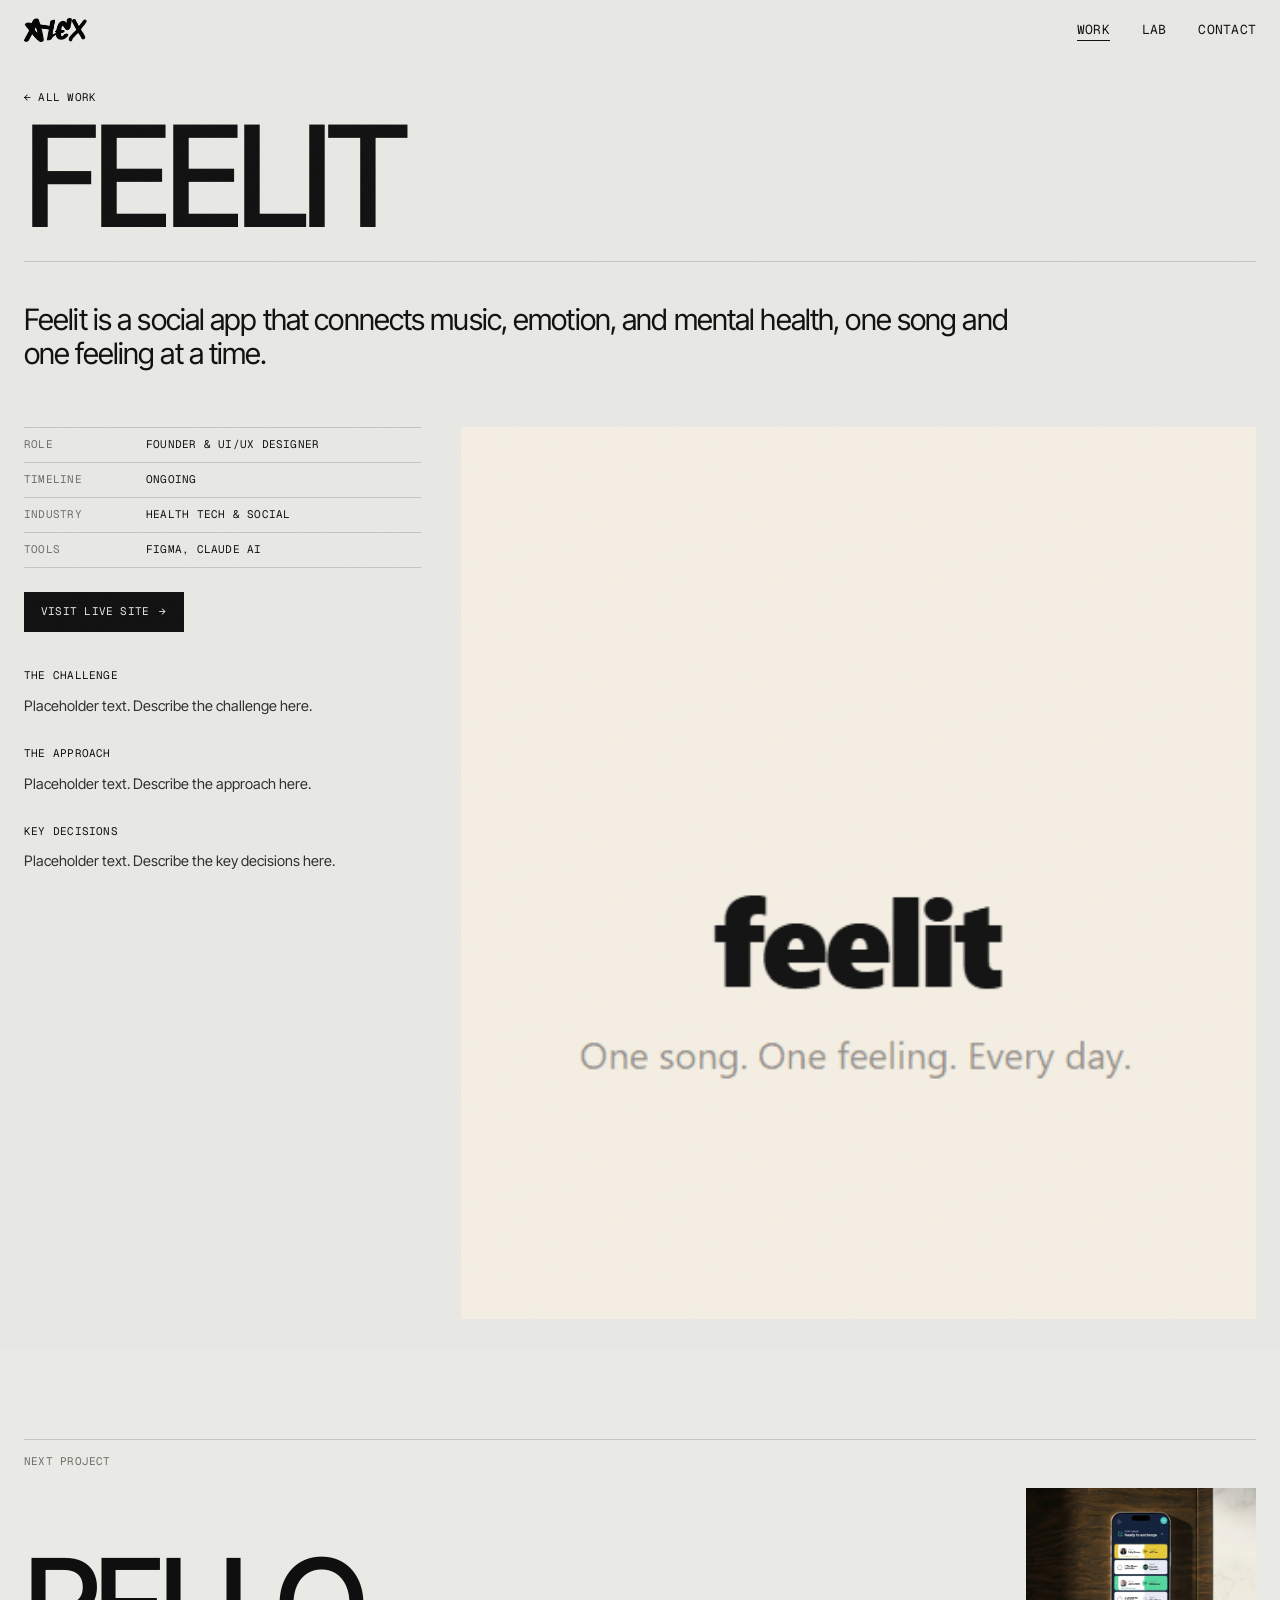
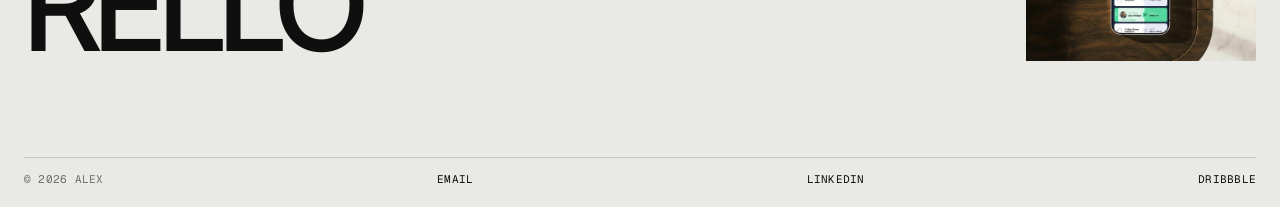
<file: case-study-feelit.html>
<!DOCTYPE html>
<html lang="sr">
<head>
<meta charset="utf-8">
<meta name="viewport" content="width=device-width, initial-scale=1">
<meta name="description" content="UI/UX & product designer focused on creativity and simplicity — turning complex ideas into clear, usable products.">
<link rel="icon" type="image/png" href="assets/favicon.png">
<link rel="apple-touch-icon" href="assets/favicon.png">
<meta property="og:type" content="website">
<meta property="og:site_name" content="Alex">
<meta property="og:title" content="Feelit — Case Study — Alex">
<meta property="og:description" content="UI/UX & product designer focused on creativity and simplicity — turning complex ideas into clear, usable products.">
<meta property="og:url" content="https://alexlazarev.space/case-study-feelit.html">
<meta property="og:image" content="https://alexlazarev.space/assets/og-image.png">
<meta property="og:image:width" content="1200">
<meta property="og:image:height" content="630">
<meta property="og:image:alt" content="Alex — Product and web design for teams that value creativity and simplicity.">
<meta name="twitter:card" content="summary_large_image">
<meta name="twitter:title" content="Feelit — Case Study — Alex">
<meta name="twitter:description" content="UI/UX & product designer focused on creativity and simplicity — turning complex ideas into clear, usable products.">
<meta name="twitter:image" content="https://alexlazarev.space/assets/og-image.png">
<title>Feelit — Case Study — Alex</title>
<link rel="preconnect" href="https://fonts.googleapis.com">
<link rel="preconnect" href="https://fonts.gstatic.com" crossorigin>
<link href="https://fonts.googleapis.com/css2?family=Inter+Tight:wght@400;500;600&family=Geist+Mono:wght@400;500&display=swap" rel="stylesheet">
<link rel="stylesheet" href="site.css">
<script>document.documentElement.classList.add('js');</script>
</head>
<body class="t page">

<div class="cursor" aria-hidden="true"></div>
<div class="grain" aria-hidden="true"></div>

  <nav class="tnav mono">
    <a href="index.html" class="mark rv"><img src="assets/logo-11.png" alt="Alex"></a>
    <div class="tnav-links rv">
      <a href="work.html" class="is-active" data-scramble>WORK</a>
      <a href="lab.html" data-scramble>LAB</a>
      <a href="https://calendar.app.google/RJrpbeE9GZRz7fCt5" target="_blank" rel="noopener" data-scramble>CONTACT</a>
    </div>
  </nav>

  <main>
    <div class="cs-top mono rv"><a href="work.html" data-scramble>&larr; ALL WORK</a></div>
    <header class="cs-name">
      <h1 class="big"><span class="line"><span>Feelit</span></span></h1>
    </header>

    <p class="cs-lede sf">Feelit is a social app that connects music, emotion, and mental health, one song and one feeling at a time.</p>

    <div class="cs-body">
      <aside class="cs-info">
        <dl class="spec mono sf">
          <div><dt>Role</dt><dd>Founder &amp; UI/UX Designer</dd></div>
          <div><dt>Timeline</dt><dd>Ongoing</dd></div>
          <div><dt>Industry</dt><dd>Health Tech &amp; Social</dd></div>
          <div><dt>Tools</dt><dd>Figma, Claude AI</dd></div>
        </dl>
        <a href="https://feelit-landing-page.vercel.app/" target="_blank" rel="noopener" class="btn-t mono rv"><span data-scramble>VISIT LIVE SITE</span> <i>&rarr;</i></a>
        <div class="cs-text sf">
          <h3 class="mono"><span>The Challenge</span></h3>
          <p>Placeholder text. Describe the challenge here.</p>
        </div>
        <div class="cs-text sf">
          <h3 class="mono"><span>The Approach</span></h3>
          <p>Placeholder text. Describe the approach here.</p>
        </div>
        <div class="cs-text sf">
          <h3 class="mono"><span>Key Decisions</span></h3>
          <p>Placeholder text. Describe the key decisions here.</p>
        </div>
      </aside>
      <div class="cs-media">
        <figure>
          <div class="sr"><img decoding="async" src="assets/project-feelit.png" alt="Glavni screenshot proizvoda"></div>
        </figure>
      </div>
    </div>

    <a href="case-study-rello.html" class="cs-next">
      <div class="mono"><span>NEXT PROJECT</span></div>
      <div class="cs-next-row">
        <span class="big">Rello</span>
        <div class="cs-next-img"><img loading="lazy" decoding="async" src="assets/rello-phone.jpg" alt=""></div>
      </div>
    </a>
  </main>

  <footer class="foot mono">
    <span class="rv">&copy; 2026 ALEX</span>
    <a class="rv" href="mailto:lazarevicale@gmail.com" data-scramble>EMAIL</a>
    <a class="rv" href="https://www.linkedin.com/in/alexlazarevic/" target="_blank" rel="noopener" data-scramble>LINKEDIN</a>
    <a class="rv" href="https://dribbble.com/aleksandralazarevic" target="_blank" rel="noopener" data-scramble>DRIBBBLE</a>
  </footer>

<script src="site.js"></script>
</body>
</html>
</file>
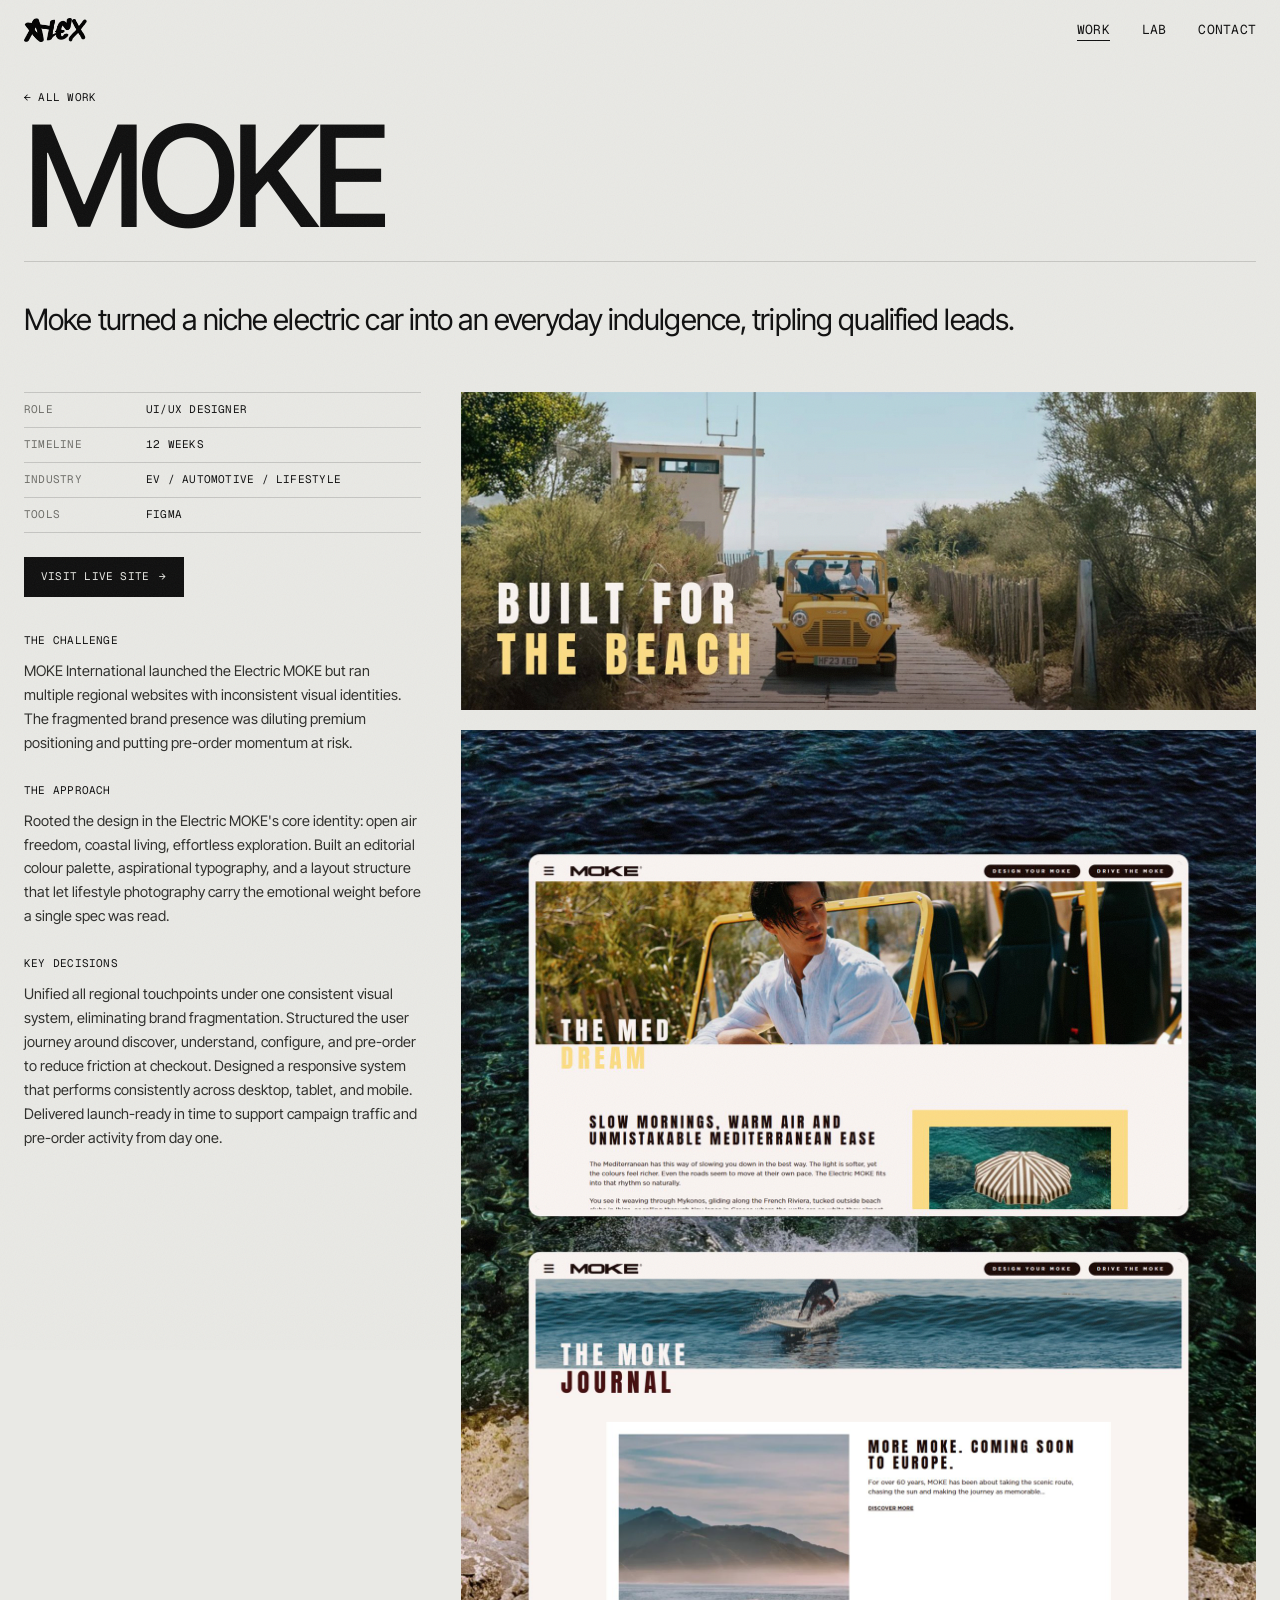
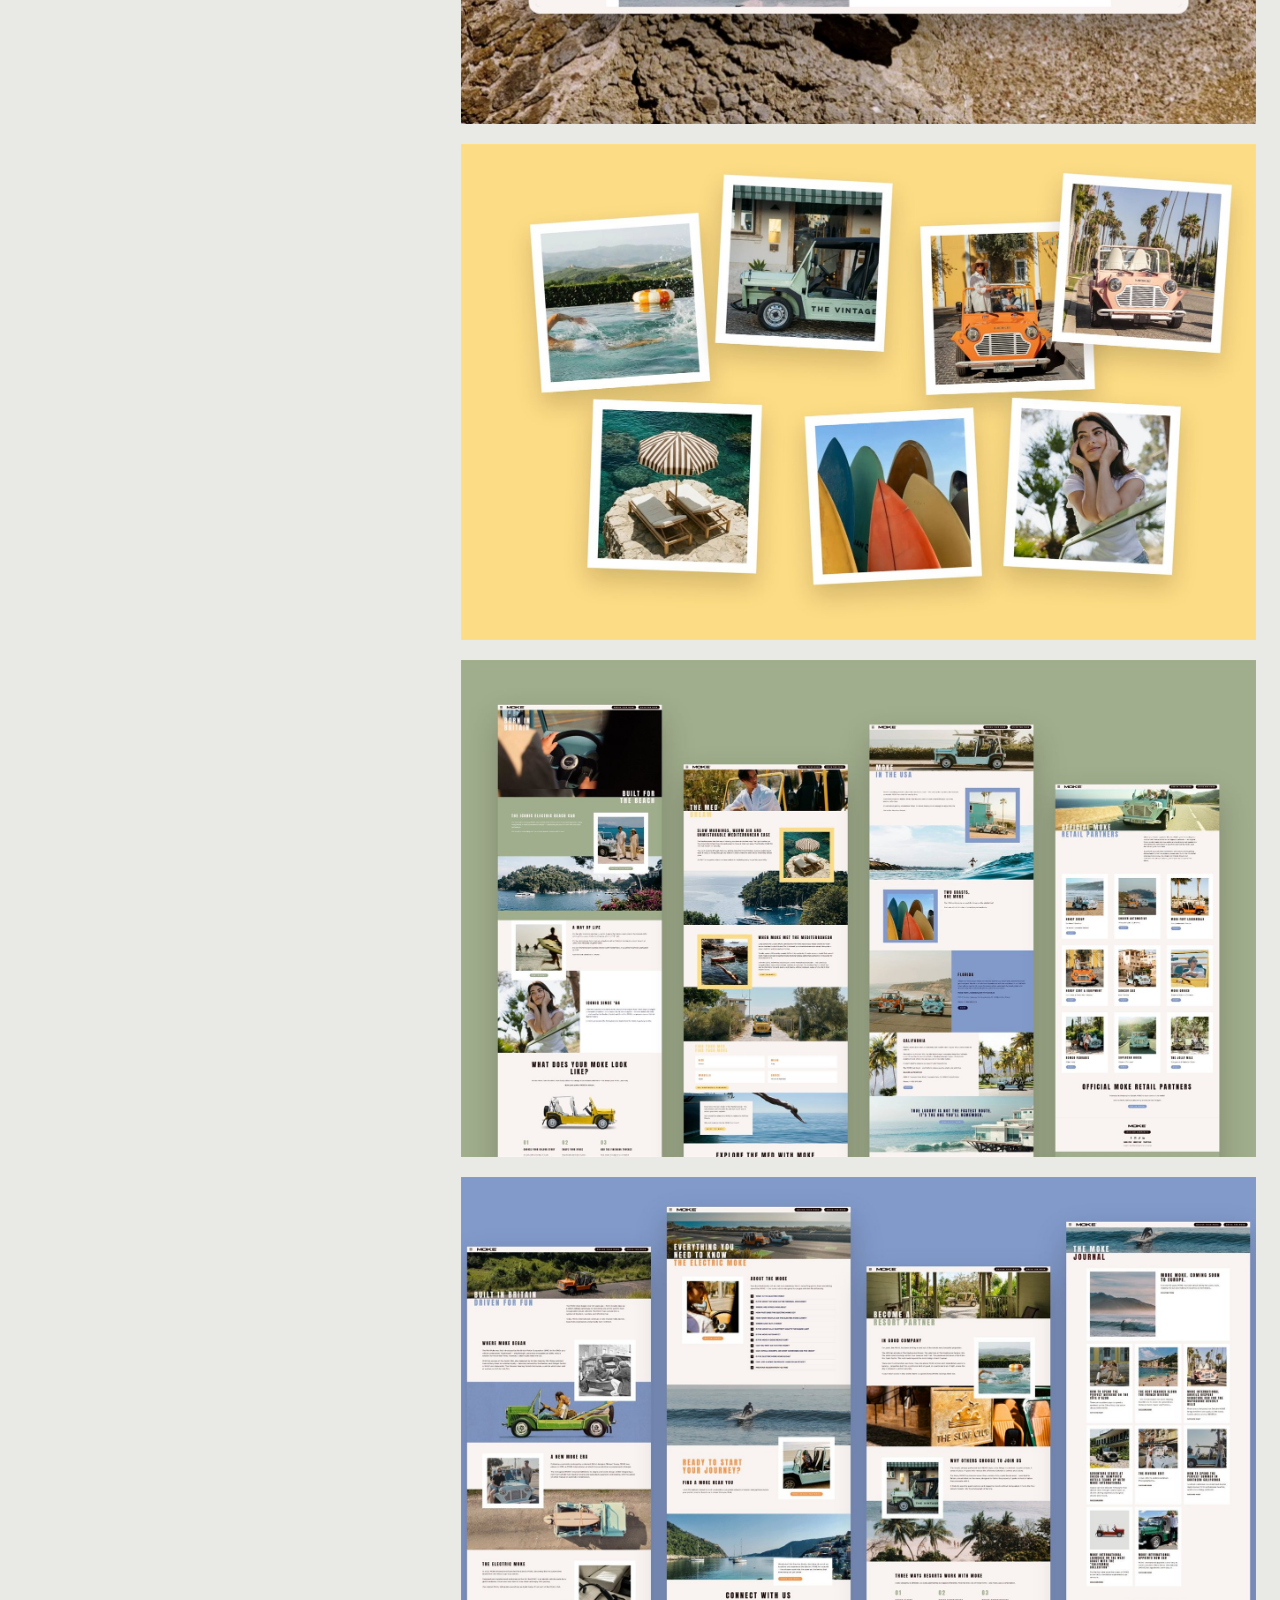
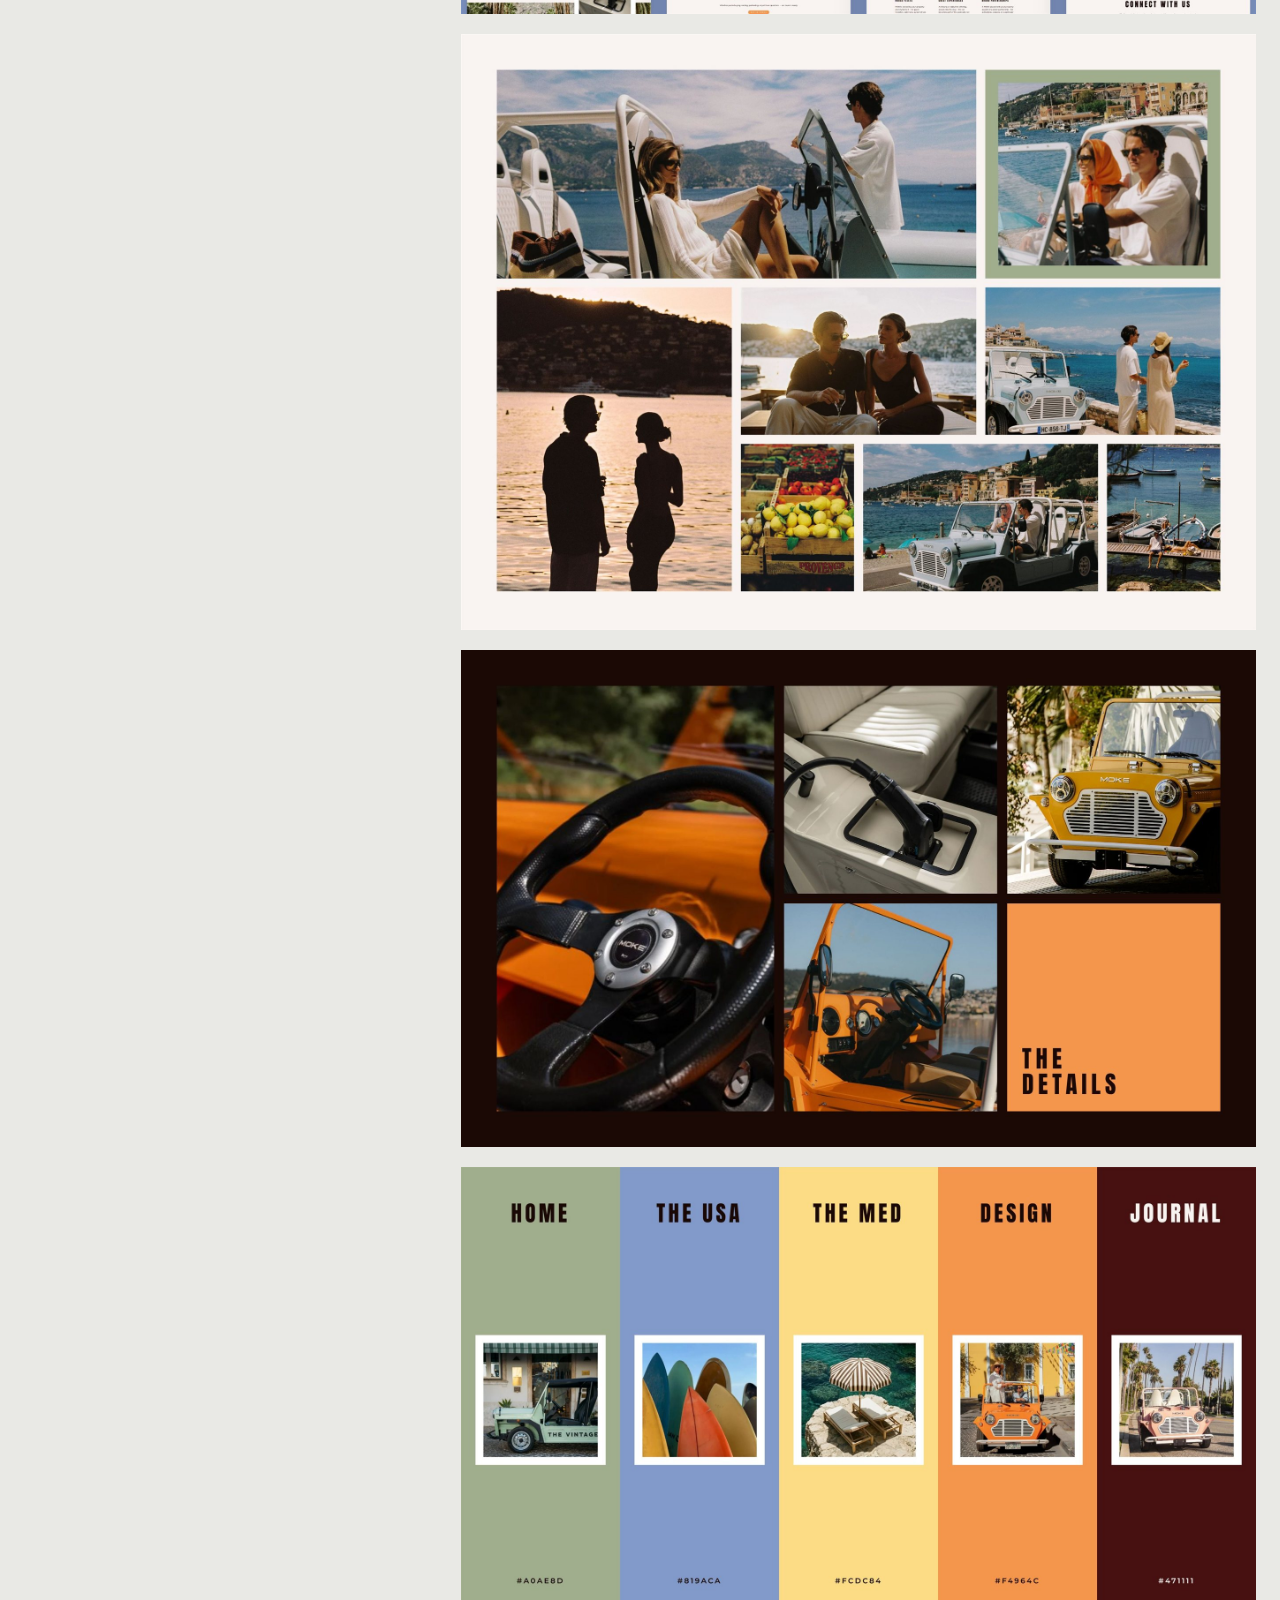
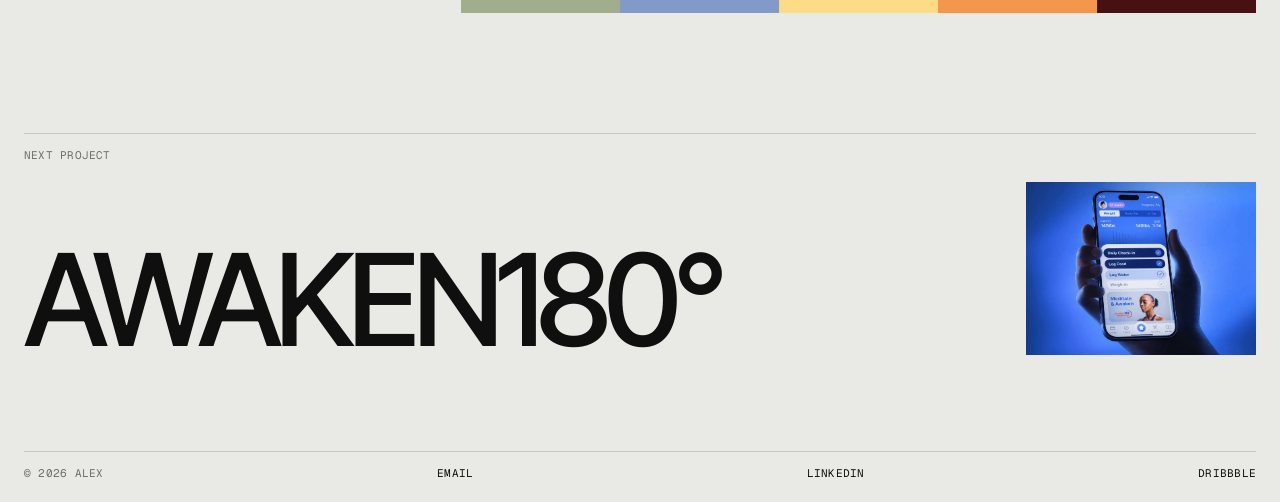
<file: case-study-moke.html>
<!DOCTYPE html>
<html lang="sr">
<head>
<meta charset="utf-8">
<meta name="viewport" content="width=device-width, initial-scale=1">
<meta name="description" content="UI/UX & product designer focused on creativity and simplicity — turning complex ideas into clear, usable products.">
<link rel="icon" type="image/png" href="assets/favicon.png">
<link rel="apple-touch-icon" href="assets/favicon.png">
<meta property="og:type" content="website">
<meta property="og:site_name" content="Alex">
<meta property="og:title" content="Moke — Case Study — Alex">
<meta property="og:description" content="UI/UX & product designer focused on creativity and simplicity — turning complex ideas into clear, usable products.">
<meta property="og:url" content="https://alexlazarev.space/case-study-moke.html">
<meta property="og:image" content="https://alexlazarev.space/assets/og-image.png">
<meta property="og:image:width" content="1200">
<meta property="og:image:height" content="630">
<meta property="og:image:alt" content="Alex — Product and web design for teams that value creativity and simplicity.">
<meta name="twitter:card" content="summary_large_image">
<meta name="twitter:title" content="Moke — Case Study — Alex">
<meta name="twitter:description" content="UI/UX & product designer focused on creativity and simplicity — turning complex ideas into clear, usable products.">
<meta name="twitter:image" content="https://alexlazarev.space/assets/og-image.png">
<title>Moke — Case Study — Alex</title>
<link rel="preconnect" href="https://fonts.googleapis.com">
<link rel="preconnect" href="https://fonts.gstatic.com" crossorigin>
<link href="https://fonts.googleapis.com/css2?family=Inter+Tight:wght@400;500;600&family=Geist+Mono:wght@400;500&display=swap" rel="stylesheet">
<link rel="stylesheet" href="site.css">
<script>document.documentElement.classList.add('js');</script>
</head>
<body class="t page">

<div class="cursor" aria-hidden="true"></div>
<div class="grain" aria-hidden="true"></div>

  <nav class="tnav mono">
    <a href="index.html" class="mark rv"><img src="assets/logo-11.png" alt="Alex"></a>
    <div class="tnav-links rv">
      <a href="work.html" class="is-active" data-scramble>WORK</a>
      <a href="lab.html" data-scramble>LAB</a>
      <a href="https://calendar.app.google/RJrpbeE9GZRz7fCt5" target="_blank" rel="noopener" data-scramble>CONTACT</a>
    </div>
  </nav>

  <main>
    <div class="cs-top mono rv"><a href="work.html" data-scramble>&larr; ALL WORK</a></div>
    <header class="cs-name">
      <h1 class="big"><span class="line"><span>Moke</span></span></h1>
    </header>

    <p class="cs-lede sf">Moke turned a niche electric car into an everyday indulgence, tripling qualified leads.</p>

    <div class="cs-body">
      <aside class="cs-info">
        <dl class="spec mono sf">
          <div><dt>Role</dt><dd>UI/UX Designer</dd></div>
          <div><dt>Timeline</dt><dd>12 weeks</dd></div>
          <div><dt>Industry</dt><dd>EV / Automotive / Lifestyle</dd></div>
          <div><dt>Tools</dt><dd>Figma</dd></div>
        </dl>
        <a href="https://mokeinternational.com/" target="_blank" rel="noopener" class="btn-t mono rv"><span data-scramble>VISIT LIVE SITE</span> <i>&rarr;</i></a>
        <div class="cs-text sf">
          <h3 class="mono"><span>The Challenge</span></h3>
          <p>MOKE International launched the Electric MOKE but ran multiple regional websites with inconsistent visual identities. The fragmented brand presence was diluting premium positioning and putting pre-order momentum at risk.</p>
        </div>
        <div class="cs-text sf">
          <h3 class="mono"><span>The Approach</span></h3>
          <p>Rooted the design in the Electric MOKE's core identity: open air freedom, coastal living, effortless exploration. Built an editorial colour palette, aspirational typography, and a layout structure that let lifestyle photography carry the emotional weight before a single spec was read.</p>
        </div>
        <div class="cs-text sf">
          <h3 class="mono"><span>Key Decisions</span></h3>
          <p>Unified all regional touchpoints under one consistent visual system, eliminating brand fragmentation. Structured the user journey around discover, understand, configure, and pre-order to reduce friction at checkout. Designed a responsive system that performs consistently across desktop, tablet, and mobile. Delivered launch-ready in time to support campaign traffic and pre-order activity from day one.</p>
        </div>
      </aside>
      <div class="cs-media">
        <figure>
          <div class="sr"><img decoding="async" src="assets/moke-01-mood.jpg" alt="Moke — mood: žuti Moke na drvenoj stazi ka plaži, natpis Built for the Beach"></div>
        </figure>
        <figure>
          <div class="sr"><img loading="lazy" decoding="async" src="assets/moke-21-blur.jpg" alt="Moke — The Med Dream i The Moke Journal stranice na pozadini mora"></div>
        </figure>
        <figure>
          <div class="sr"><img loading="lazy" decoding="async" src="assets/moke-09-frames.jpg" alt="Moke — fotografije u polaroid okvirima na žutoj podlozi"></div>
        </figure>
        <figure>
          <div class="sr"><img loading="lazy" decoding="async" src="assets/moke-04-pages.jpg" alt="Moke — dizajn stranica: Home, The Med, The USA i Retail Partners"></div>
        </figure>
        <figure>
          <div class="sr"><img loading="lazy" decoding="async" src="assets/moke-05-pages.jpg" alt="Moke — dizajn stranica: About, FAQ, Resort Partner i Journal"></div>
        </figure>
        <figure>
          <div class="sr"><img loading="lazy" decoding="async" src="assets/moke-12-riviera.jpg" alt="Moke — fotografije sa Rivijere: par u Mokeu, zalazak sunca, pijaca u Provansi"></div>
        </figure>
        <figure>
          <div class="sr"><img loading="lazy" decoding="async" src="assets/moke-11-details.jpg" alt="Moke — The Details: volan, punjač, sedišta i prednji deo vozila"></div>
        </figure>
        <figure>
          <div class="sr"><img loading="lazy" decoding="async" src="assets/moke-03-accents.jpg" alt="Moke — akcentne boje po sekcijama: Home, The USA, The Med, Design, Journal"></div>
        </figure>
      </div>
    </div>

    <a href="case-study-awaken180.html" class="cs-next">
      <div class="mono"><span>NEXT PROJECT</span></div>
      <div class="cs-next-row">
        <span class="big">Awaken180°</span>
        <div class="cs-next-img"><img loading="lazy" decoding="async" src="assets/project-awaken180.webp" alt=""></div>
      </div>
    </a>
  </main>

  <footer class="foot mono">
    <span class="rv">&copy; 2026 ALEX</span>
    <a class="rv" href="mailto:lazarevicale@gmail.com" data-scramble>EMAIL</a>
    <a class="rv" href="https://www.linkedin.com/in/alexlazarevic/" target="_blank" rel="noopener" data-scramble>LINKEDIN</a>
    <a class="rv" href="https://dribbble.com/aleksandralazarevic" target="_blank" rel="noopener" data-scramble>DRIBBBLE</a>
  </footer>

<script src="site.js"></script>
</body>
</html>
</file>
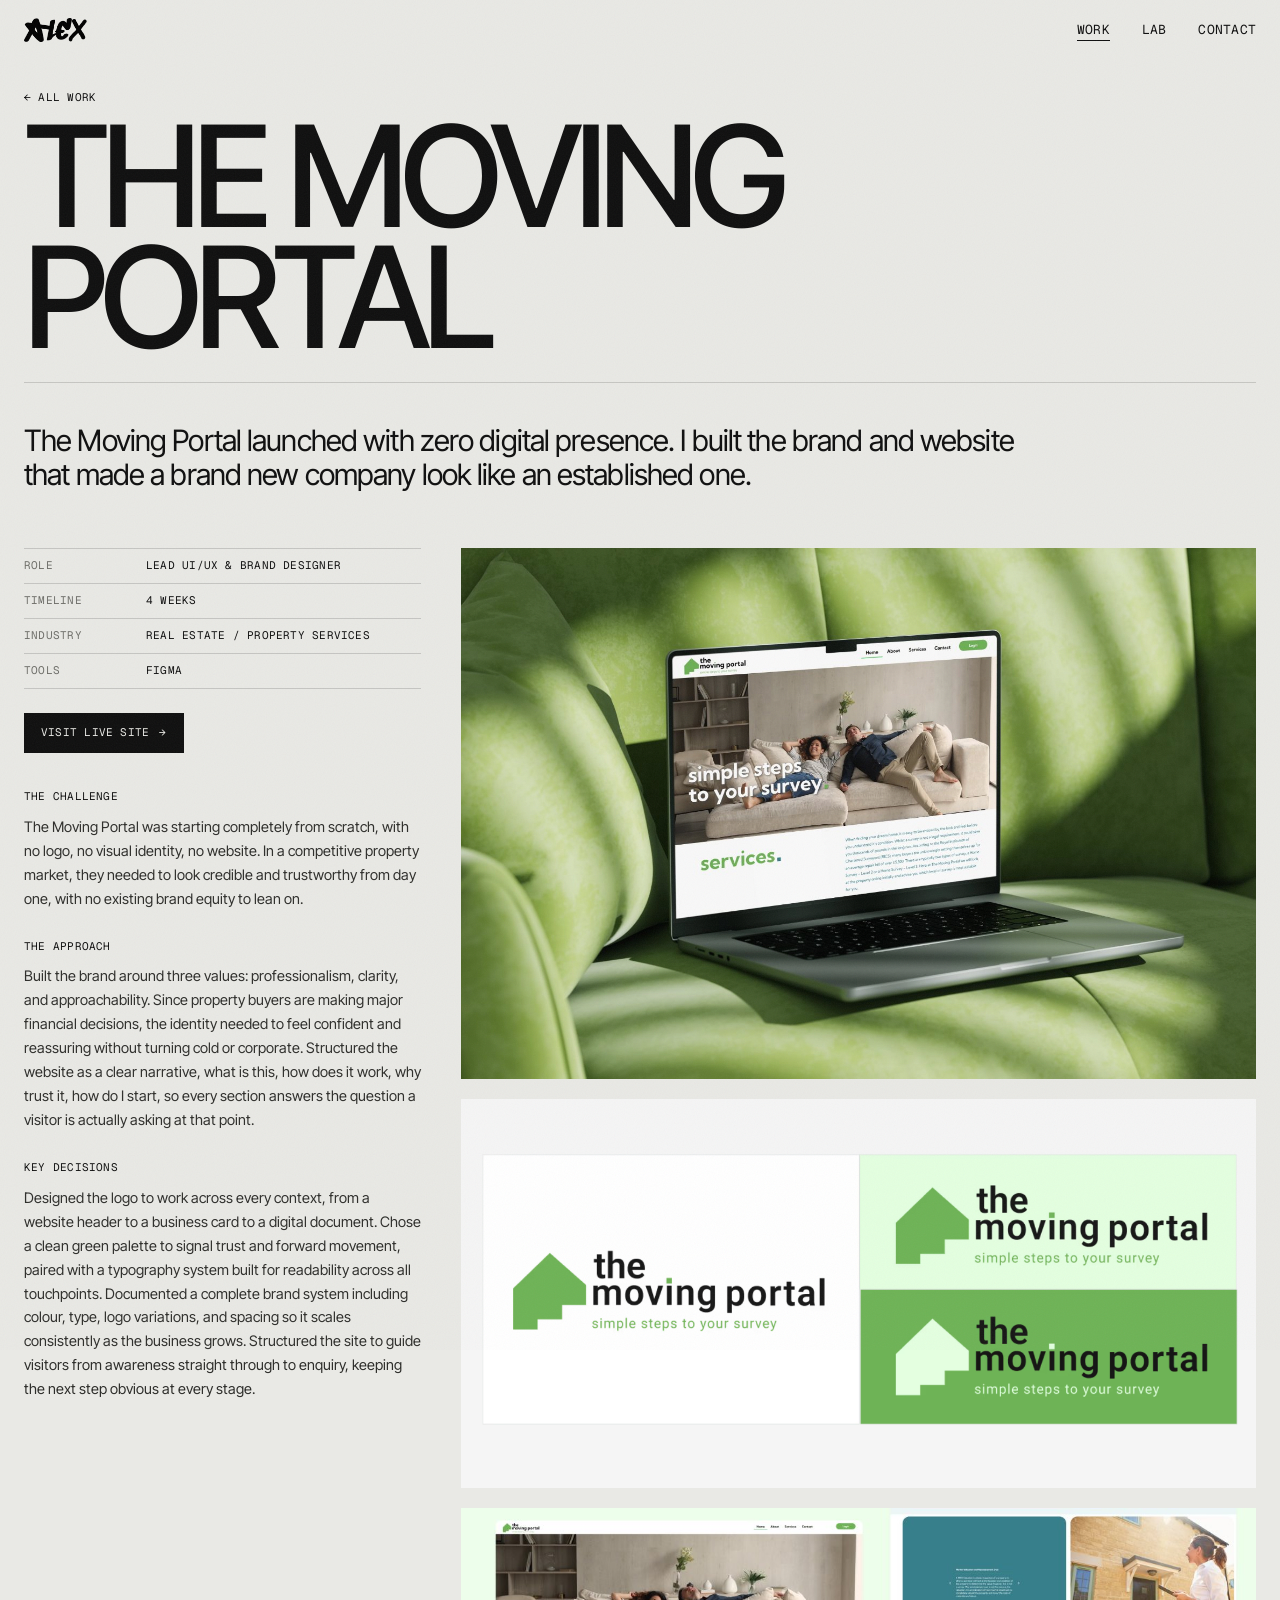
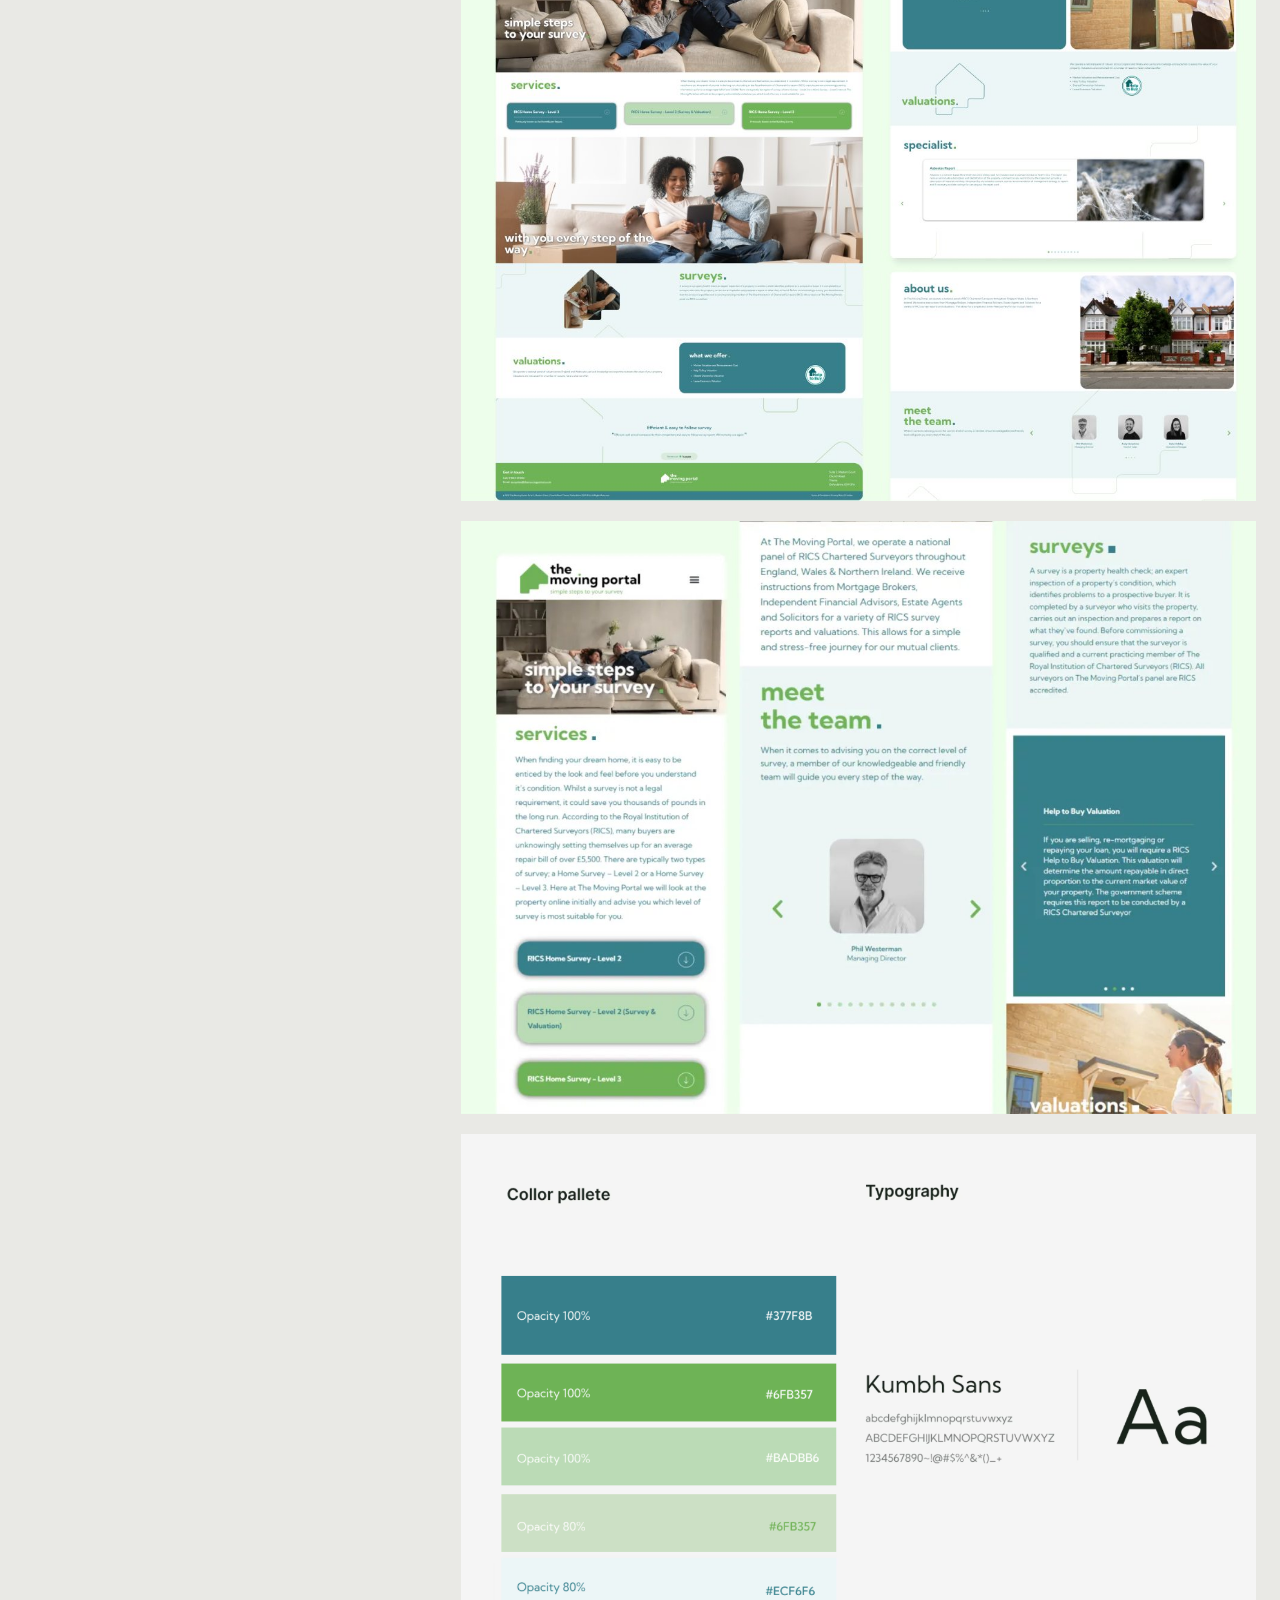
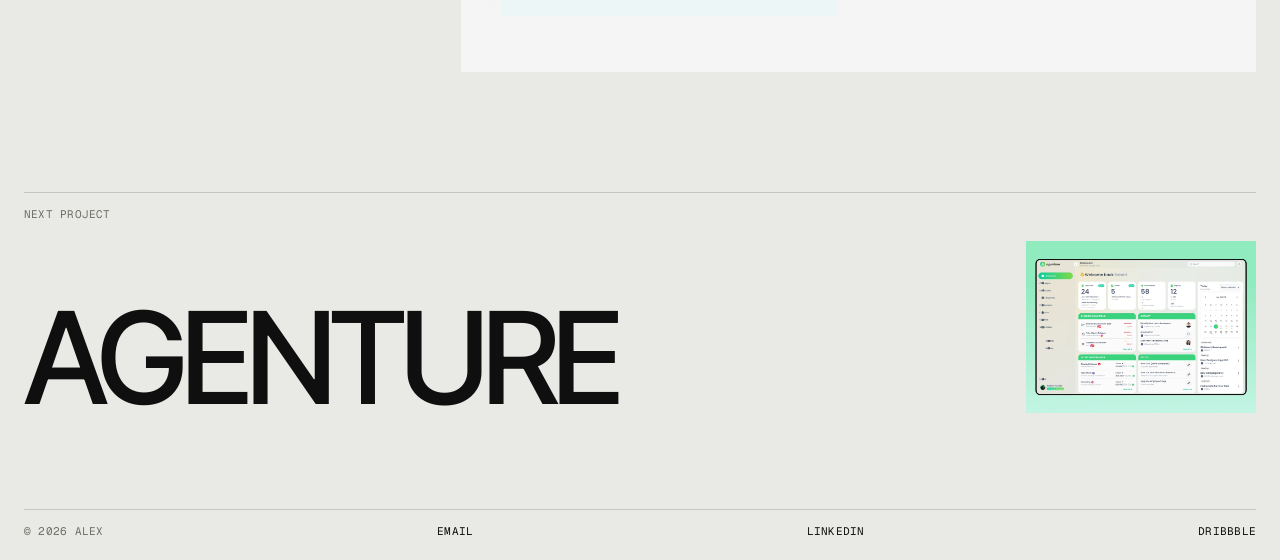
<file: case-study-moving-portal.html>
<!DOCTYPE html>
<html lang="sr">
<head>
<meta charset="utf-8">
<meta name="viewport" content="width=device-width, initial-scale=1">
<meta name="description" content="UI/UX & product designer focused on creativity and simplicity — turning complex ideas into clear, usable products.">
<link rel="icon" type="image/png" href="assets/favicon.png">
<link rel="apple-touch-icon" href="assets/favicon.png">
<meta property="og:type" content="website">
<meta property="og:site_name" content="Alex">
<meta property="og:title" content="The Moving Portal — Case Study — Alex">
<meta property="og:description" content="UI/UX & product designer focused on creativity and simplicity — turning complex ideas into clear, usable products.">
<meta property="og:url" content="https://alexlazarev.space/case-study-moving-portal.html">
<meta property="og:image" content="https://alexlazarev.space/assets/og-image.png">
<meta property="og:image:width" content="1200">
<meta property="og:image:height" content="630">
<meta property="og:image:alt" content="Alex — Product and web design for teams that value creativity and simplicity.">
<meta name="twitter:card" content="summary_large_image">
<meta name="twitter:title" content="The Moving Portal — Case Study — Alex">
<meta name="twitter:description" content="UI/UX & product designer focused on creativity and simplicity — turning complex ideas into clear, usable products.">
<meta name="twitter:image" content="https://alexlazarev.space/assets/og-image.png">
<title>The Moving Portal — Case Study — Alex</title>
<link rel="preconnect" href="https://fonts.googleapis.com">
<link rel="preconnect" href="https://fonts.gstatic.com" crossorigin>
<link href="https://fonts.googleapis.com/css2?family=Inter+Tight:wght@400;500;600&family=Geist+Mono:wght@400;500&display=swap" rel="stylesheet">
<link rel="stylesheet" href="site.css">
<script>document.documentElement.classList.add('js');</script>
</head>
<body class="t page">

<div class="cursor" aria-hidden="true"></div>
<div class="grain" aria-hidden="true"></div>

  <nav class="tnav mono">
    <a href="index.html" class="mark rv"><img src="assets/logo-11.png" alt="Alex"></a>
    <div class="tnav-links rv">
      <a href="work.html" class="is-active" data-scramble>WORK</a>
      <a href="lab.html" data-scramble>LAB</a>
      <a href="https://calendar.app.google/RJrpbeE9GZRz7fCt5" target="_blank" rel="noopener" data-scramble>CONTACT</a>
    </div>
  </nav>

  <main>
    <div class="cs-top mono rv"><a href="work.html" data-scramble>&larr; ALL WORK</a></div>
    <header class="cs-name">
      <h1 class="big"><span class="line"><span>The Moving Portal</span></span></h1>
    </header>

    <p class="cs-lede sf">The Moving Portal launched with zero digital presence. I built the brand and website that made a brand new company look like an established one.</p>

    <div class="cs-body">
      <aside class="cs-info">
        <dl class="spec mono sf">
          <div><dt>Role</dt><dd>Lead UI/UX &amp; Brand Designer</dd></div>
          <div><dt>Timeline</dt><dd>4 weeks</dd></div>
          <div><dt>Industry</dt><dd>Real Estate / Property Services</dd></div>
          <div><dt>Tools</dt><dd>Figma</dd></div>
        </dl>
        <a href="https://themovingportal.co.uk/" target="_blank" rel="noopener" class="btn-t mono rv"><span data-scramble>VISIT LIVE SITE</span> <i>&rarr;</i></a>
        <div class="cs-text sf">
          <h3 class="mono"><span>The Challenge</span></h3>
          <p>The Moving Portal was starting completely from scratch, with no logo, no visual identity, no website. In a competitive property market, they needed to look credible and trustworthy from day one, with no existing brand equity to lean on.</p>
        </div>
        <div class="cs-text sf">
          <h3 class="mono"><span>The Approach</span></h3>
          <p>Built the brand around three values: professionalism, clarity, and approachability. Since property buyers are making major financial decisions, the identity needed to feel confident and reassuring without turning cold or corporate. Structured the website as a clear narrative, what is this, how does it work, why trust it, how do I start, so every section answers the question a visitor is actually asking at that point.</p>
        </div>
        <div class="cs-text sf">
          <h3 class="mono"><span>Key Decisions</span></h3>
          <p>Designed the logo to work across every context, from a website header to a business card to a digital document. Chose a clean green palette to signal trust and forward movement, paired with a typography system built for readability across all touchpoints. Documented a complete brand system including colour, type, logo variations, and spacing so it scales consistently as the business grows. Structured the site to guide visitors from awareness straight through to enquiry, keeping the next step obvious at every stage.</p>
        </div>
      </aside>
      <div class="cs-media">
        <figure>
          <div class="sr"><img decoding="async" src="assets/moving-portal.jpg" alt="The Moving Portal — sajt na laptopu na zelenoj fotelji"></div>
        </figure>
        <figure>
          <div class="sr"><img loading="lazy" decoding="async" src="assets/moving-portal-logo.png" alt="The Moving Portal — logo u tri varijante: na beloj, svetlozelenoj i zelenoj podlozi"></div>
        </figure>
        <figure>
          <div class="sr"><img loading="lazy" decoding="async" src="assets/moving-portal-website.jpg" alt="The Moving Portal — dizajn sajta sa hero sekcijom i pregledom usluga"></div>
        </figure>
        <figure>
          <div class="sr"><img loading="lazy" decoding="async" src="assets/moving-portal-rensponsive.jpg" alt="The Moving Portal — responsive prikaz sajta na mobilnom telefonu"></div>
        </figure>
        <figure>
          <div class="sr"><img loading="lazy" decoding="async" src="assets/movingportal-color.png" alt="The Moving Portal — paleta boja i tipografija Kumbh Sans"></div>
        </figure>
      </div>
    </div>

    <a href="case-study-agenture.html" class="cs-next">
      <div class="mono"><span>NEXT PROJECT</span></div>
      <div class="cs-next-row">
        <span class="big">Agenture</span>
        <div class="cs-next-img"><img loading="lazy" decoding="async" src="assets/project-agenture.webp" alt=""></div>
      </div>
    </a>
  </main>

  <footer class="foot mono">
    <span class="rv">&copy; 2026 ALEX</span>
    <a class="rv" href="mailto:lazarevicale@gmail.com" data-scramble>EMAIL</a>
    <a class="rv" href="https://www.linkedin.com/in/alexlazarevic/" target="_blank" rel="noopener" data-scramble>LINKEDIN</a>
    <a class="rv" href="https://dribbble.com/aleksandralazarevic" target="_blank" rel="noopener" data-scramble>DRIBBBLE</a>
  </footer>

<script src="site.js"></script>
</body>
</html>
</file>
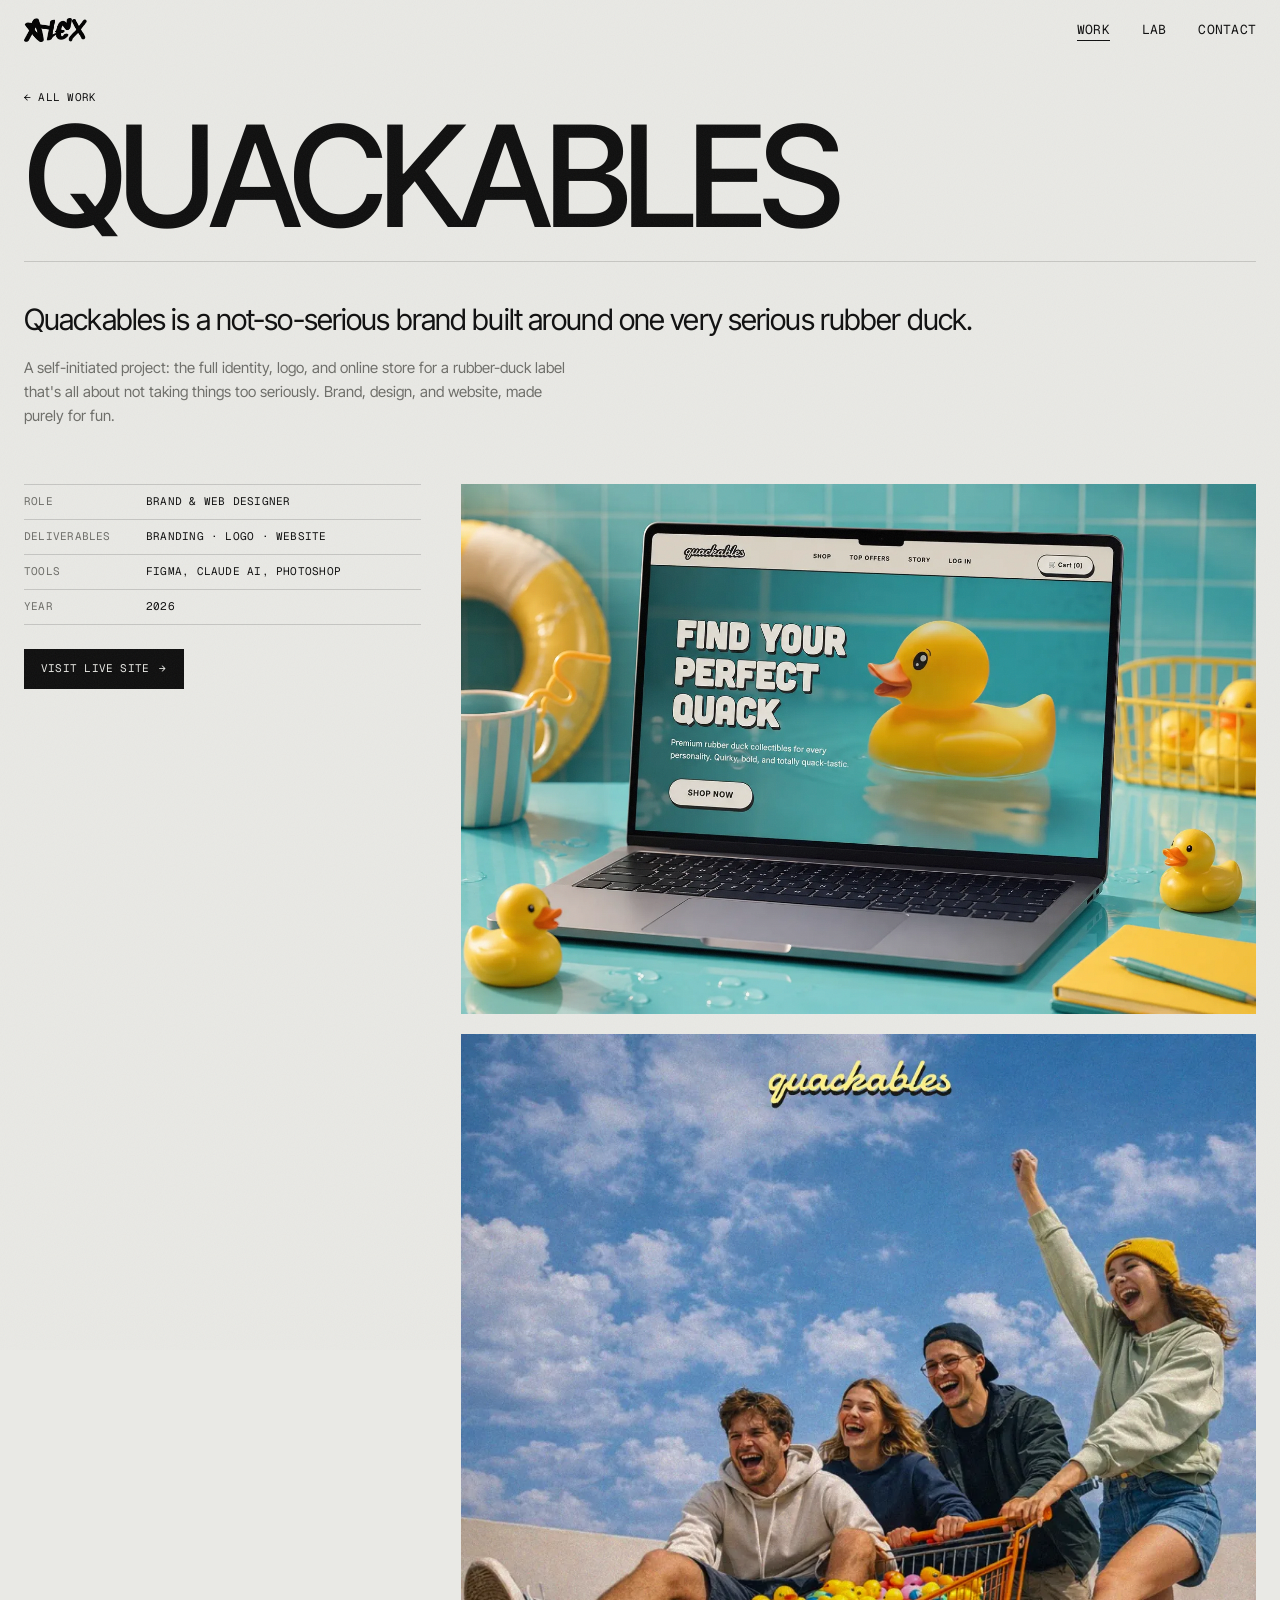
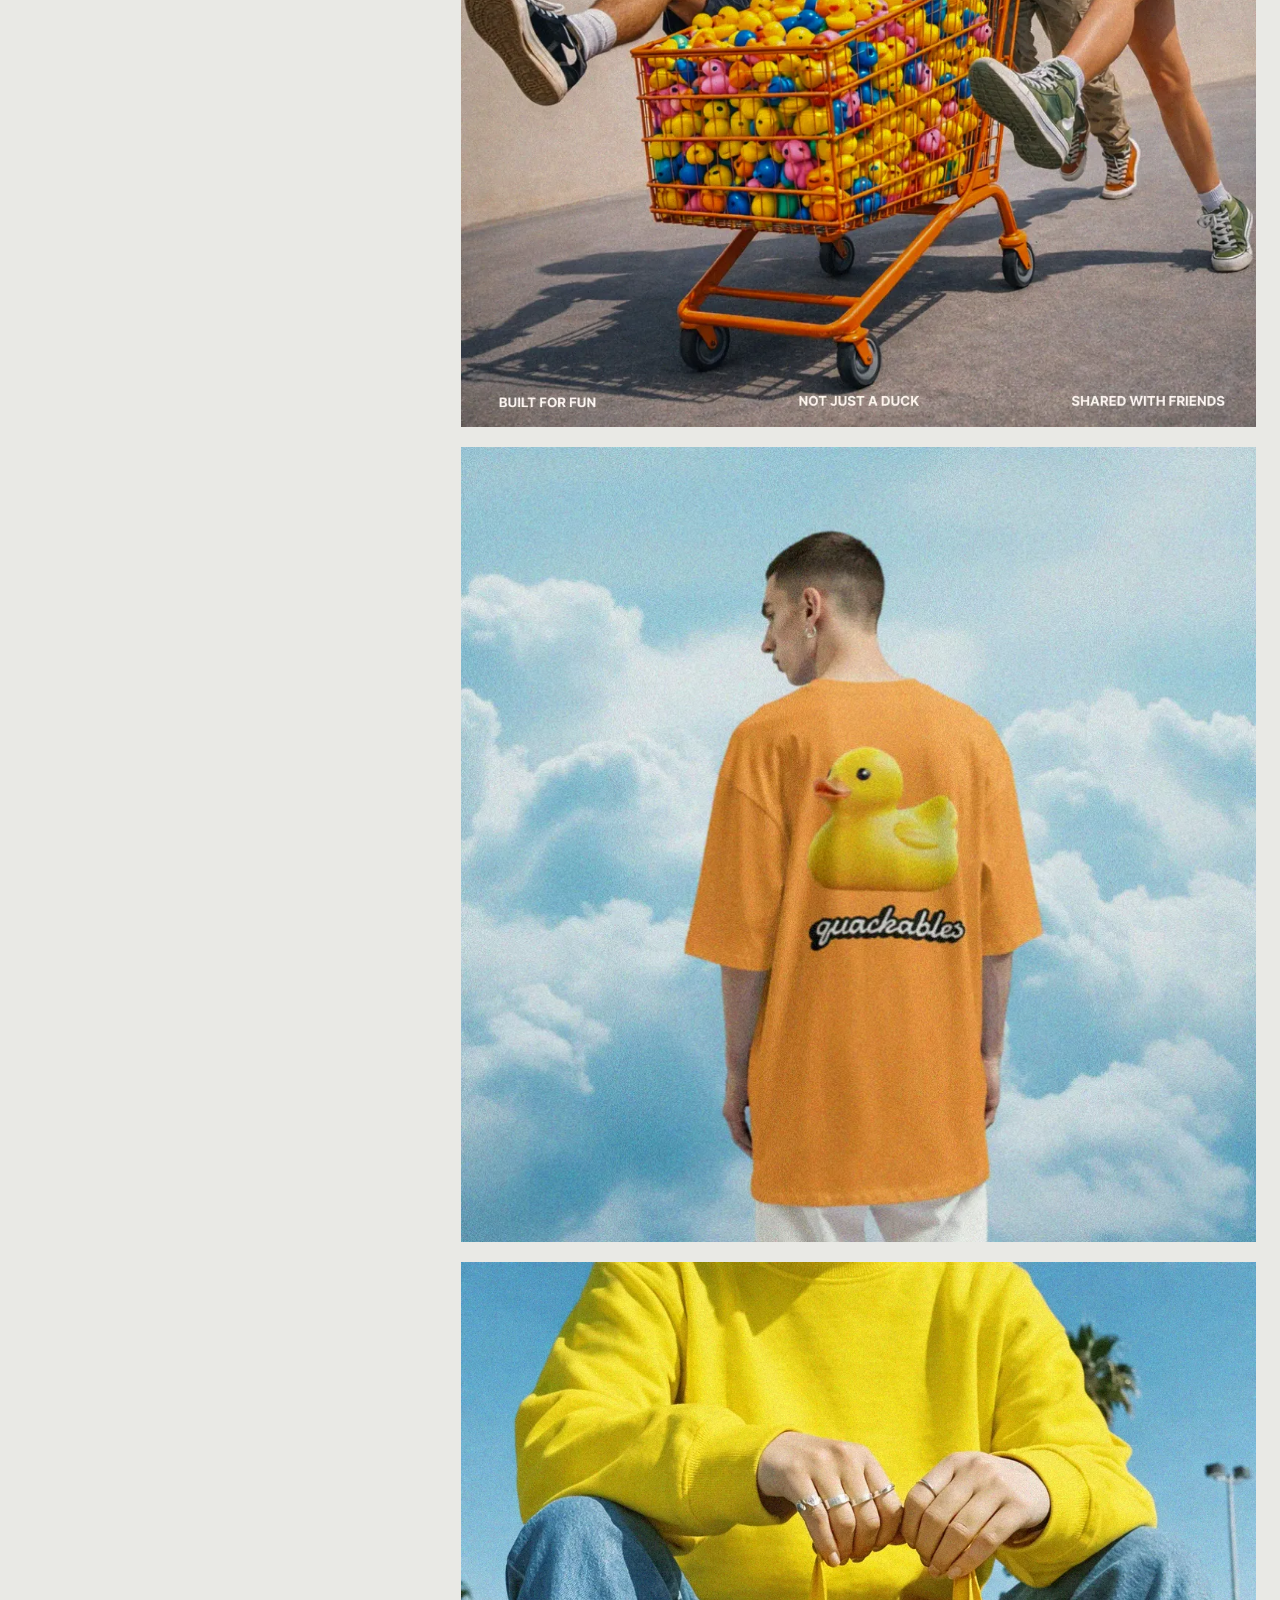
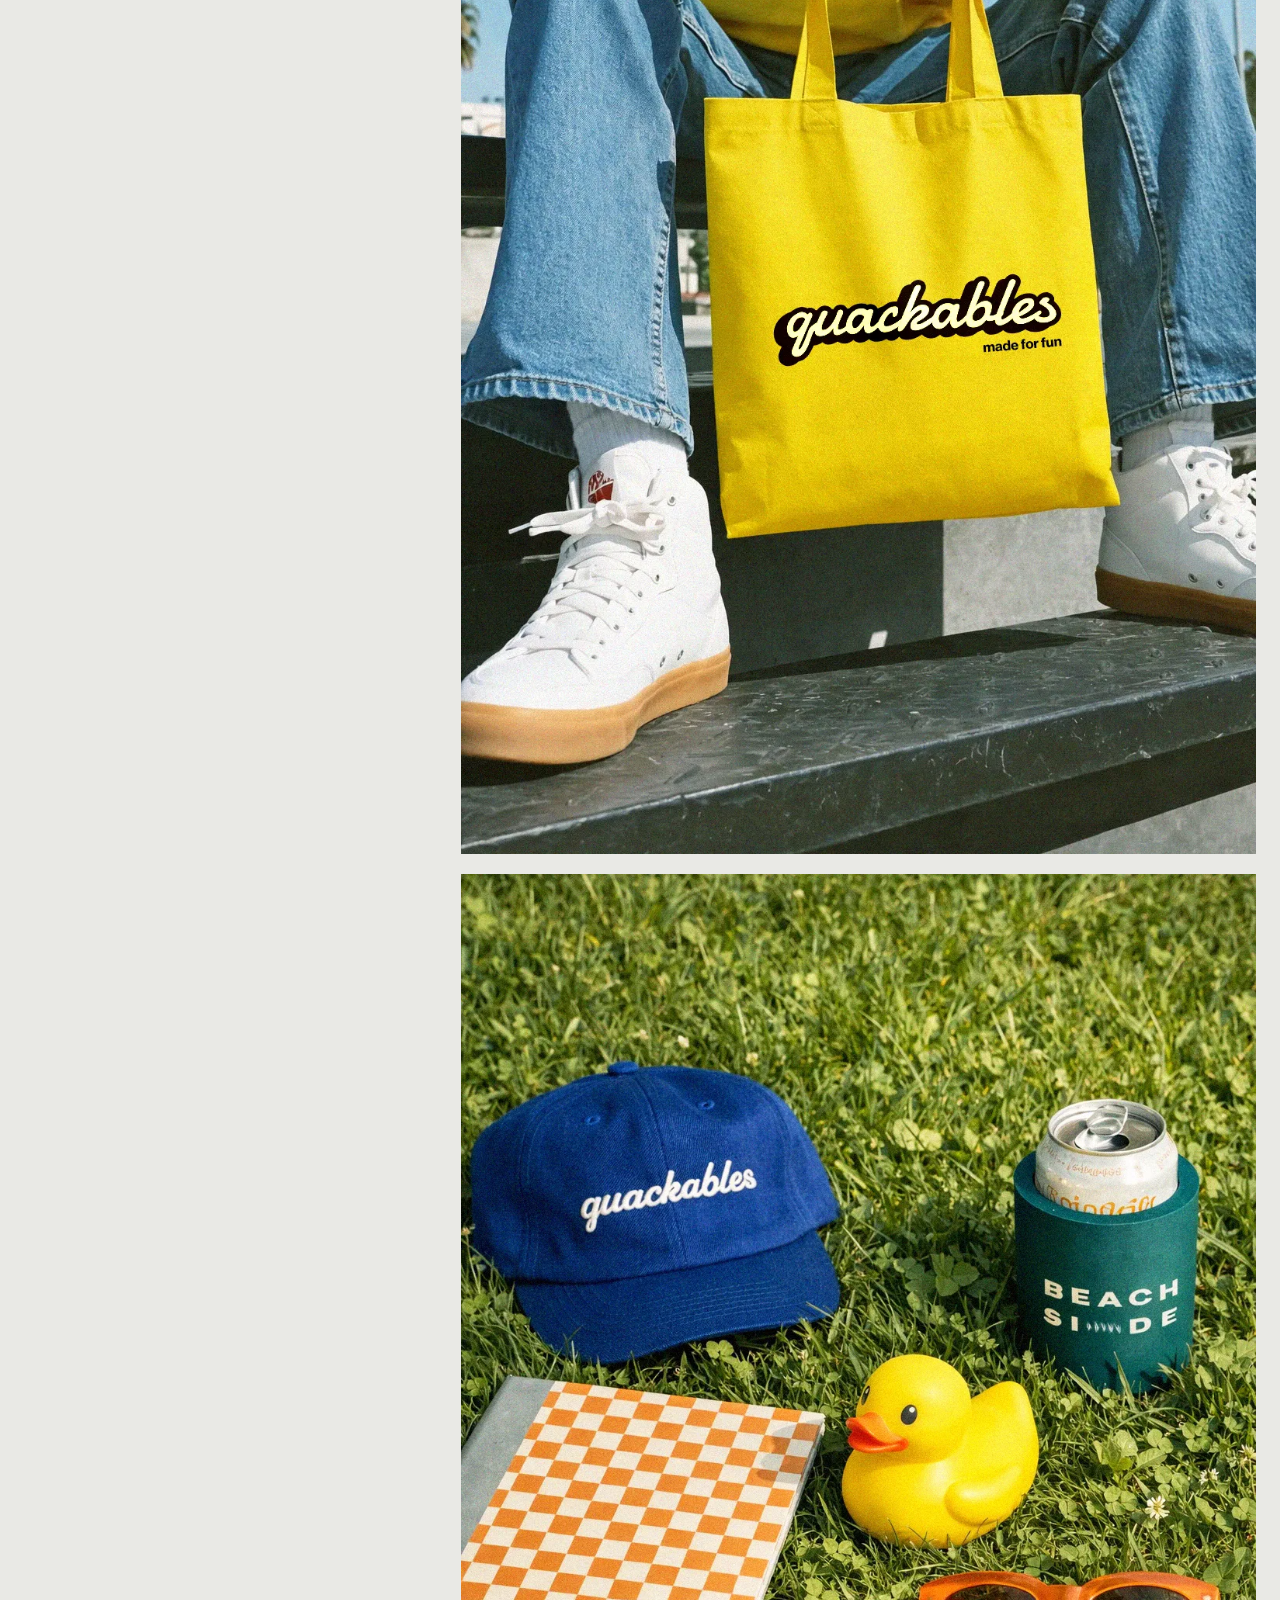
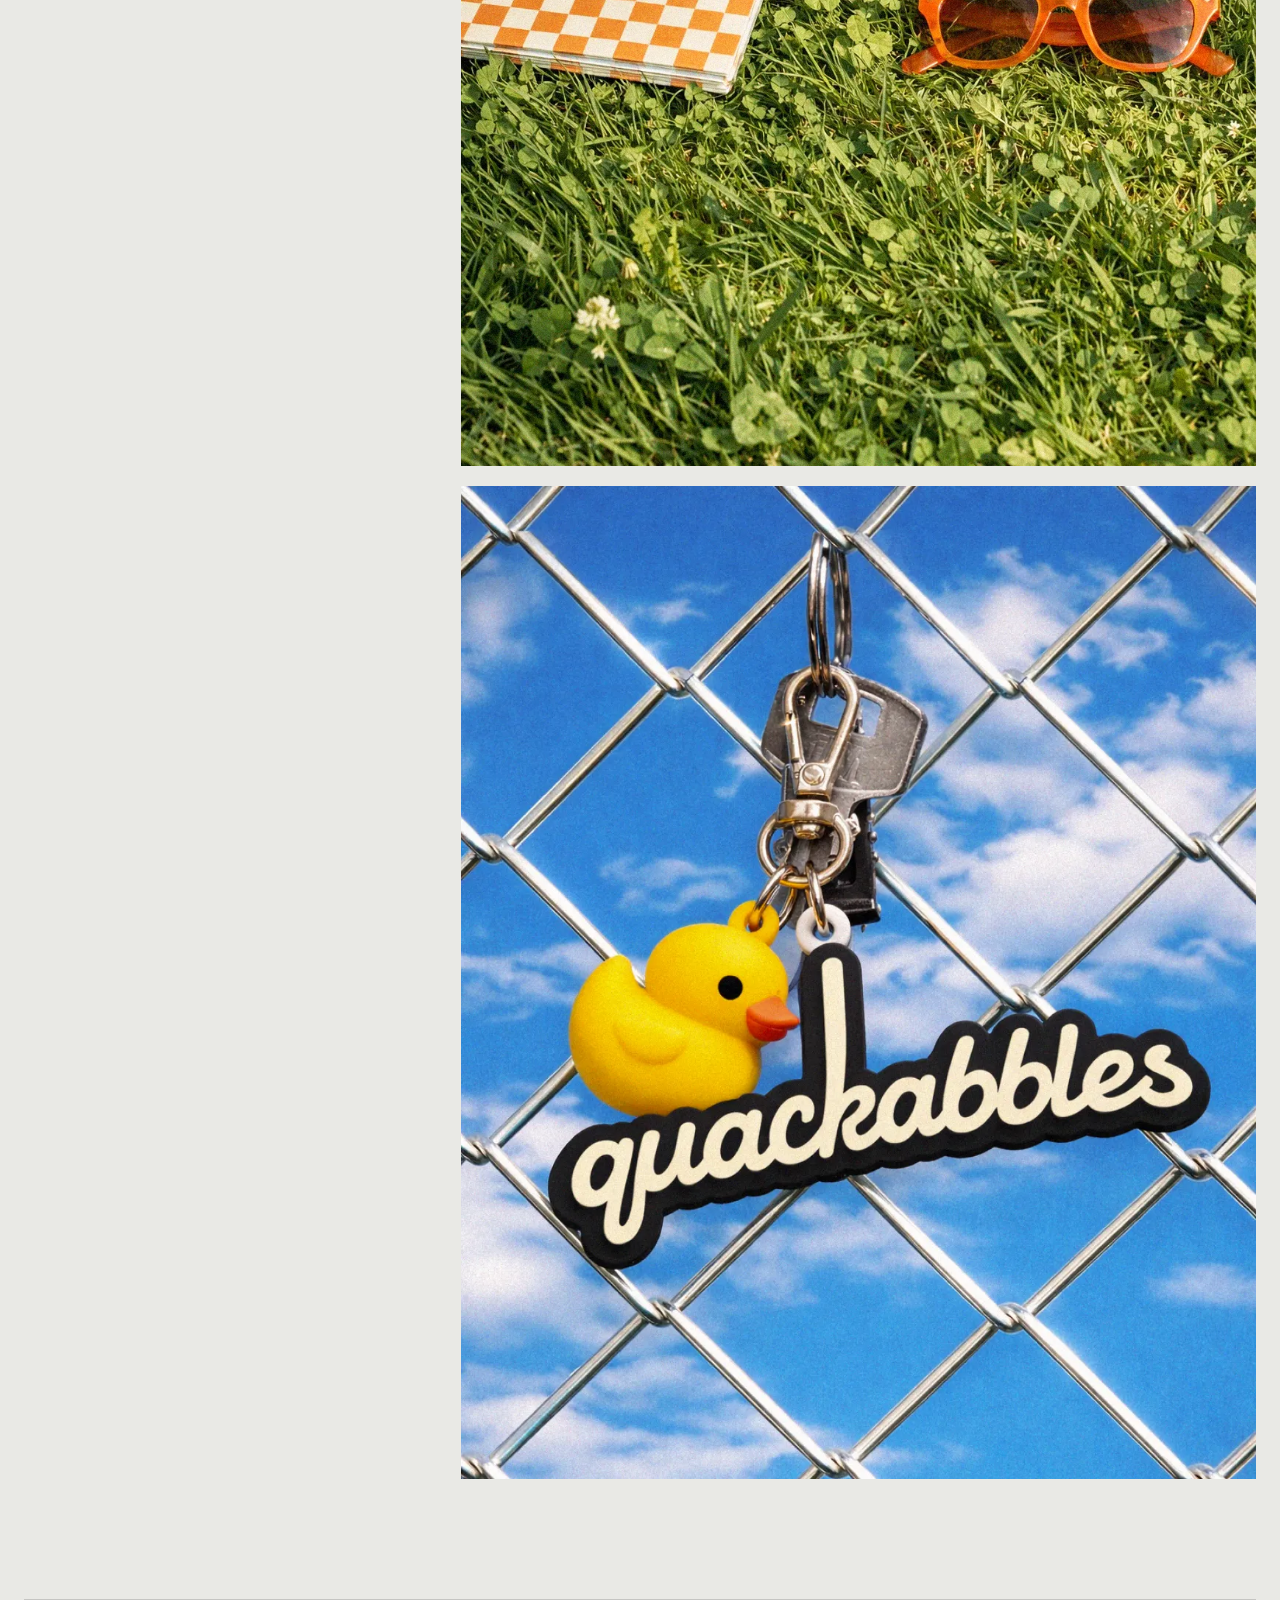
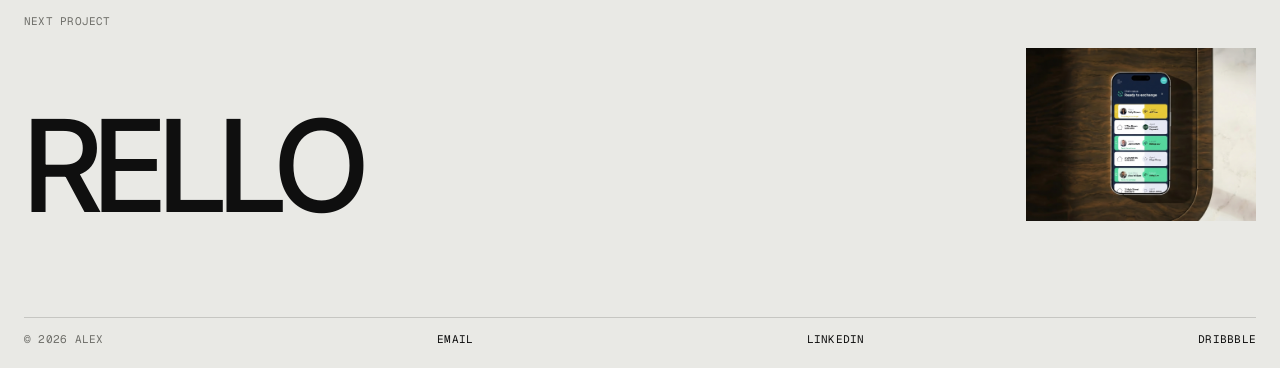
<file: case-study-quackables.html>
<!DOCTYPE html>
<html lang="sr">
<head>
<meta charset="utf-8">
<meta name="viewport" content="width=device-width, initial-scale=1">
<meta name="robots" content="noindex">
<meta name="description" content="UI/UX & product designer focused on creativity and simplicity — turning complex ideas into clear, usable products.">
<link rel="icon" type="image/png" href="assets/favicon.png">
<link rel="apple-touch-icon" href="assets/favicon.png">
<meta property="og:type" content="website">
<meta property="og:site_name" content="Alex">
<meta property="og:title" content="Quackables — Case Study — Alex">
<meta property="og:description" content="UI/UX & product designer focused on creativity and simplicity — turning complex ideas into clear, usable products.">
<meta property="og:url" content="https://alexlazarev.space/case-study-quackables.html">
<meta property="og:image" content="https://alexlazarev.space/assets/og-image.png">
<meta property="og:image:width" content="1200">
<meta property="og:image:height" content="630">
<meta property="og:image:alt" content="Alex — Product and web design for teams that value creativity and simplicity.">
<meta name="twitter:card" content="summary_large_image">
<meta name="twitter:title" content="Quackables — Case Study — Alex">
<meta name="twitter:description" content="UI/UX & product designer focused on creativity and simplicity — turning complex ideas into clear, usable products.">
<meta name="twitter:image" content="https://alexlazarev.space/assets/og-image.png">
<title>Quackables — Case Study — Alex</title>
<link rel="preconnect" href="https://fonts.googleapis.com">
<link rel="preconnect" href="https://fonts.gstatic.com" crossorigin>
<link href="https://fonts.googleapis.com/css2?family=Inter+Tight:wght@400;500;600&family=Geist+Mono:wght@400;500&display=swap" rel="stylesheet">
<link rel="stylesheet" href="site.css">
<script>document.documentElement.classList.add('js');</script>
</head>
<body class="t page">

<div class="cursor" aria-hidden="true"></div>
<div class="grain" aria-hidden="true"></div>

  <nav class="tnav mono">
    <a href="index.html" class="mark rv"><img src="assets/logo-11.png" alt="Alex"></a>
    <div class="tnav-links rv">
      <a href="work.html" class="is-active" data-scramble>WORK</a>
      <a href="lab.html" data-scramble>LAB</a>
      <a href="https://calendar.app.google/RJrpbeE9GZRz7fCt5" target="_blank" rel="noopener" data-scramble>CONTACT</a>
    </div>
  </nav>

  <main>
    <div class="cs-top mono rv"><a href="work.html" data-scramble>&larr; ALL WORK</a></div>
    <header class="cs-name">
      <h1 class="big"><span class="line"><span>Quackables</span></span></h1>
    </header>

    <p class="cs-lede sf">Quackables is a not-so-serious brand built around one very serious rubber duck.</p>
    <p class="cs-sub sf">A self-initiated project: the full identity, logo, and online store for a rubber-duck label that's all about not taking things too seriously. Brand, design, and website, made purely for fun.</p>

    <div class="cs-body">
      <aside class="cs-info">
        <dl class="spec mono sf">
          <div><dt>Role</dt><dd>Brand &amp; Web Designer</dd></div>
          <div><dt>Deliverables</dt><dd>Branding · Logo · Website</dd></div>
          <div><dt>Tools</dt><dd>Figma, Claude AI, Photoshop</dd></div>
          <div><dt>Year</dt><dd>2026</dd></div>
        </dl>
        <a href="https://quackables.vercel.app/" target="_blank" rel="noopener" class="btn-t mono rv"><span data-scramble>VISIT LIVE SITE</span> <i>&rarr;</i></a>

      </aside>
      <div class="cs-media">
        <figure>
          <div class="sr"><img decoding="async" src="assets/quackables-hero.webp" alt="Quackables — sajt otvoren na laptopu, okružen gumenim patkama"></div>
        </figure>
        <figure>
          <div class="sr"><img loading="lazy" decoding="async" src="assets/quackables-cart.webp" alt="Quackables — grupa prijatelja gura kolica puna gumenih patki"></div>
        </figure>
        <figure>
          <div class="sr"><img loading="lazy" decoding="async" src="assets/quackables-tshirt.webp" alt="Quackables — narandžasta majica sa patkom i logom na leđima"></div>
        </figure>
        <figure>
          <div class="sr"><img loading="lazy" decoding="async" src="assets/quackables-tote.webp" alt="Quackables — žuta tote torba sa natpisom quackables made for fun"></div>
        </figure>
        <figure>
          <div class="sr"><img loading="lazy" decoding="async" src="assets/quackables-flatlay.webp" alt="Quackables — flatlay na travi sa kačketom, patkom, naočarima i limenkom"></div>
        </figure>
        <figure>
          <div class="sr"><img loading="lazy" decoding="async" src="assets/quackables-keychain.webp" alt="Quackables — privezak za ključeve na žičanoj ogradi"></div>
        </figure>
      </div>
    </div>

    <a href="case-study-rello.html" class="cs-next">
      <div class="mono"><span>NEXT PROJECT</span></div>
      <div class="cs-next-row">
        <span class="big">Rello</span>
        <div class="cs-next-img"><img loading="lazy" decoding="async" src="assets/rello-phone.jpg" alt=""></div>
      </div>
    </a>
  </main>

  <footer class="foot mono">
    <span class="rv">&copy; 2026 ALEX</span>
    <a class="rv" href="mailto:lazarevicale@gmail.com" data-scramble>EMAIL</a>
    <a class="rv" href="https://www.linkedin.com/in/alexlazarevic/" target="_blank" rel="noopener" data-scramble>LINKEDIN</a>
    <a class="rv" href="https://dribbble.com/aleksandralazarevic" target="_blank" rel="noopener" data-scramble>DRIBBBLE</a>
  </footer>

<script src="site.js"></script>
</body>
</html>
</file>
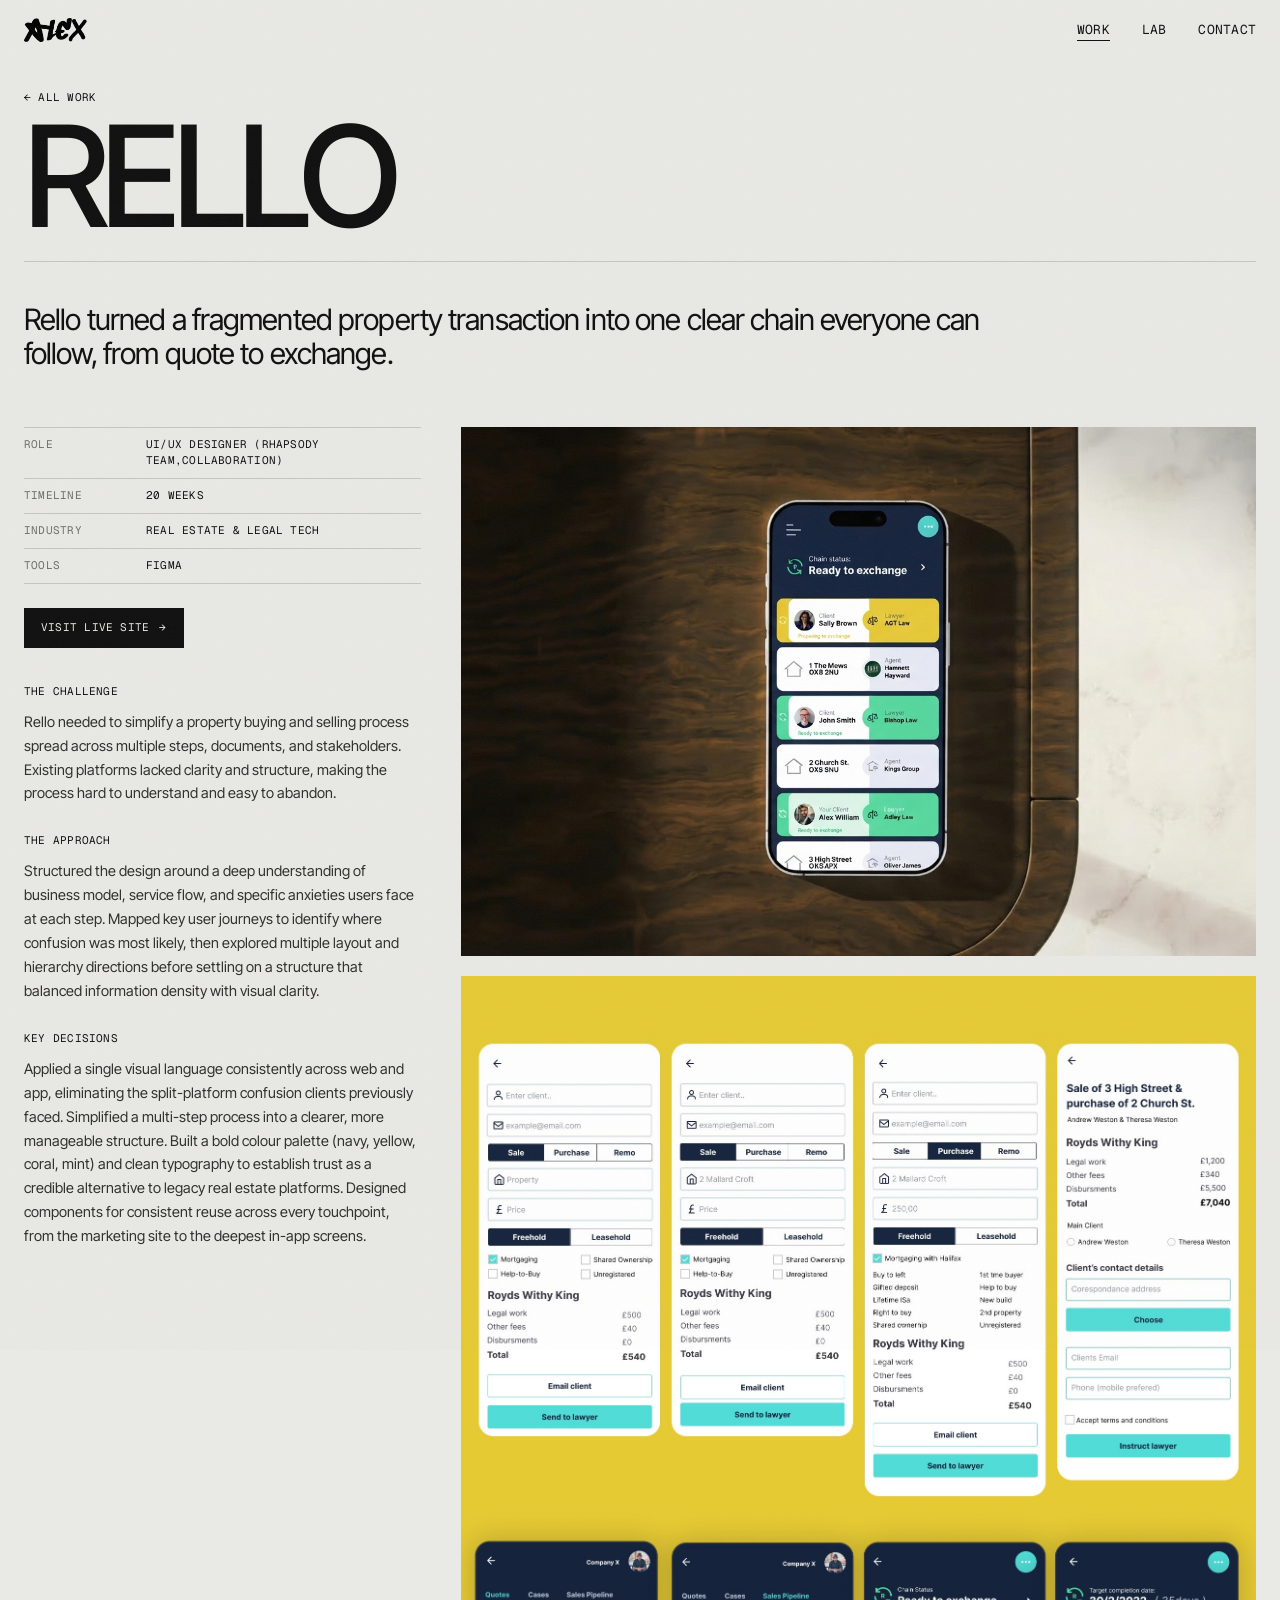
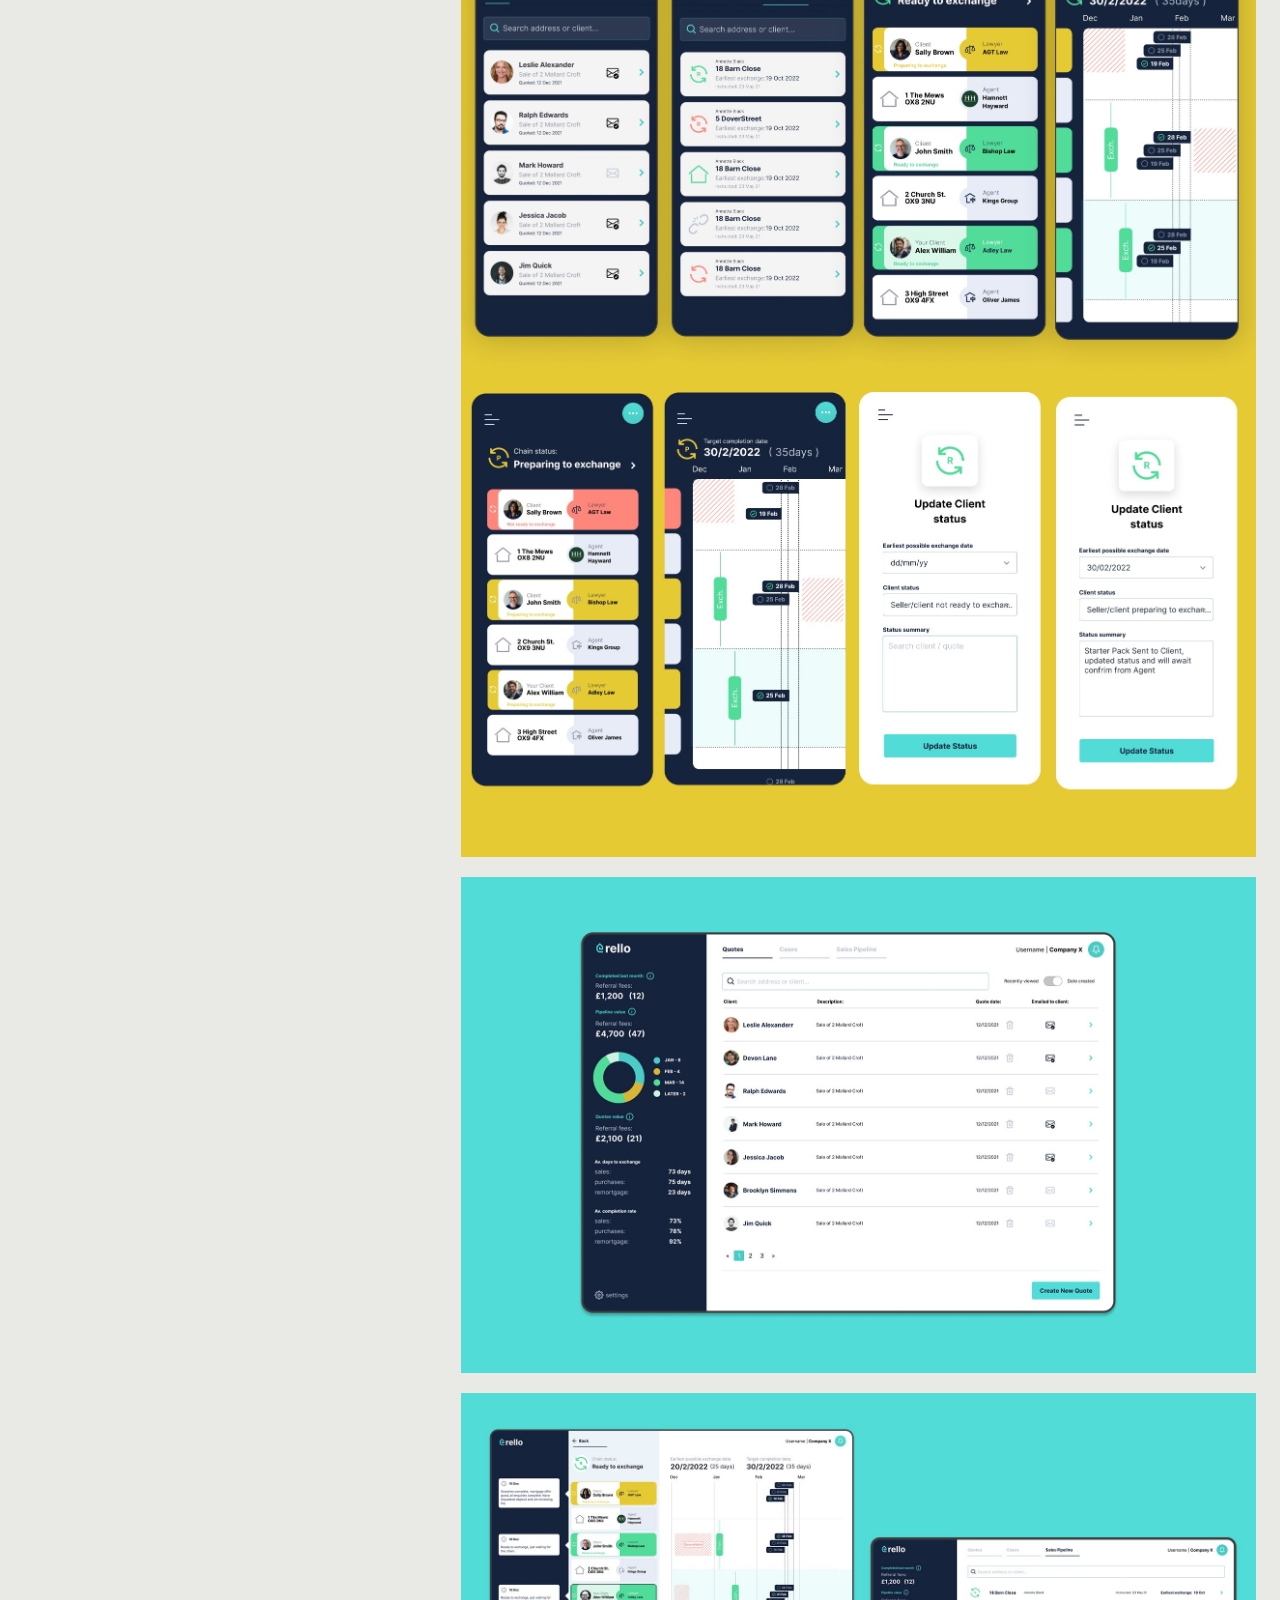
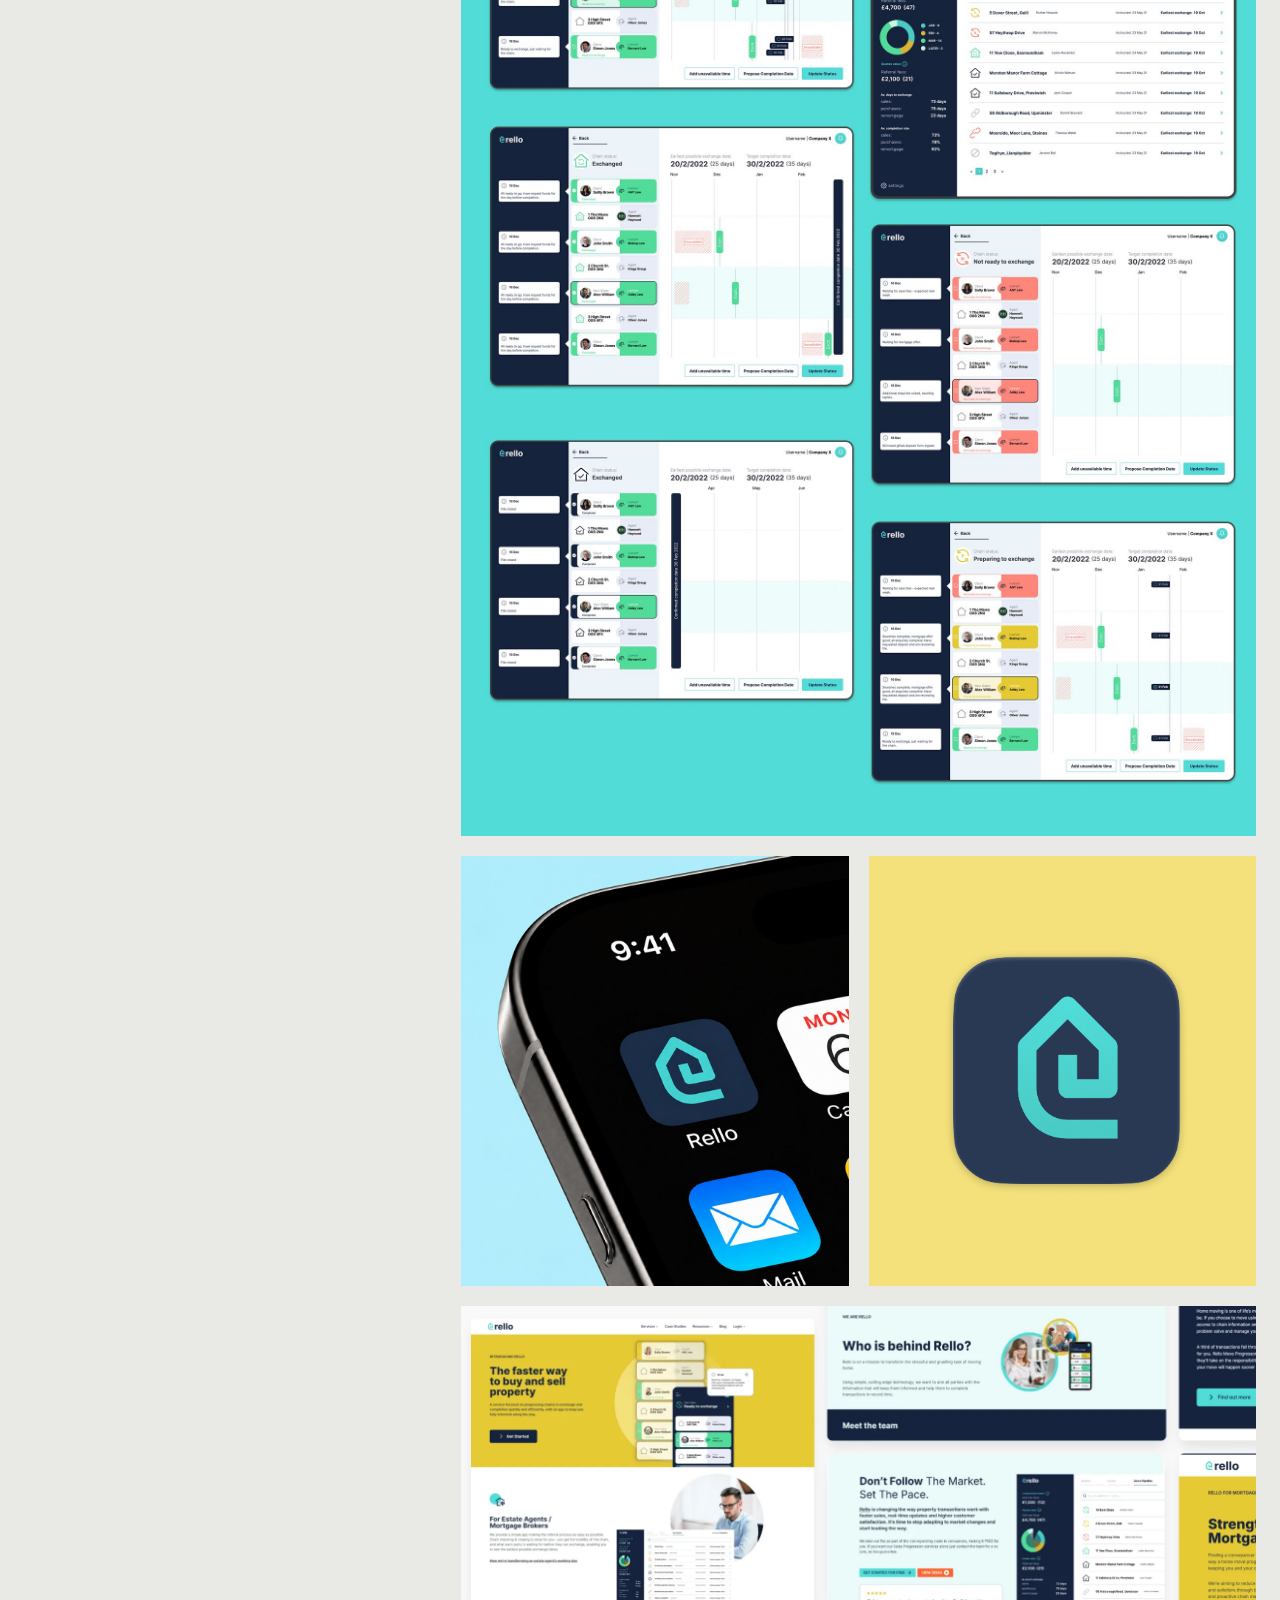
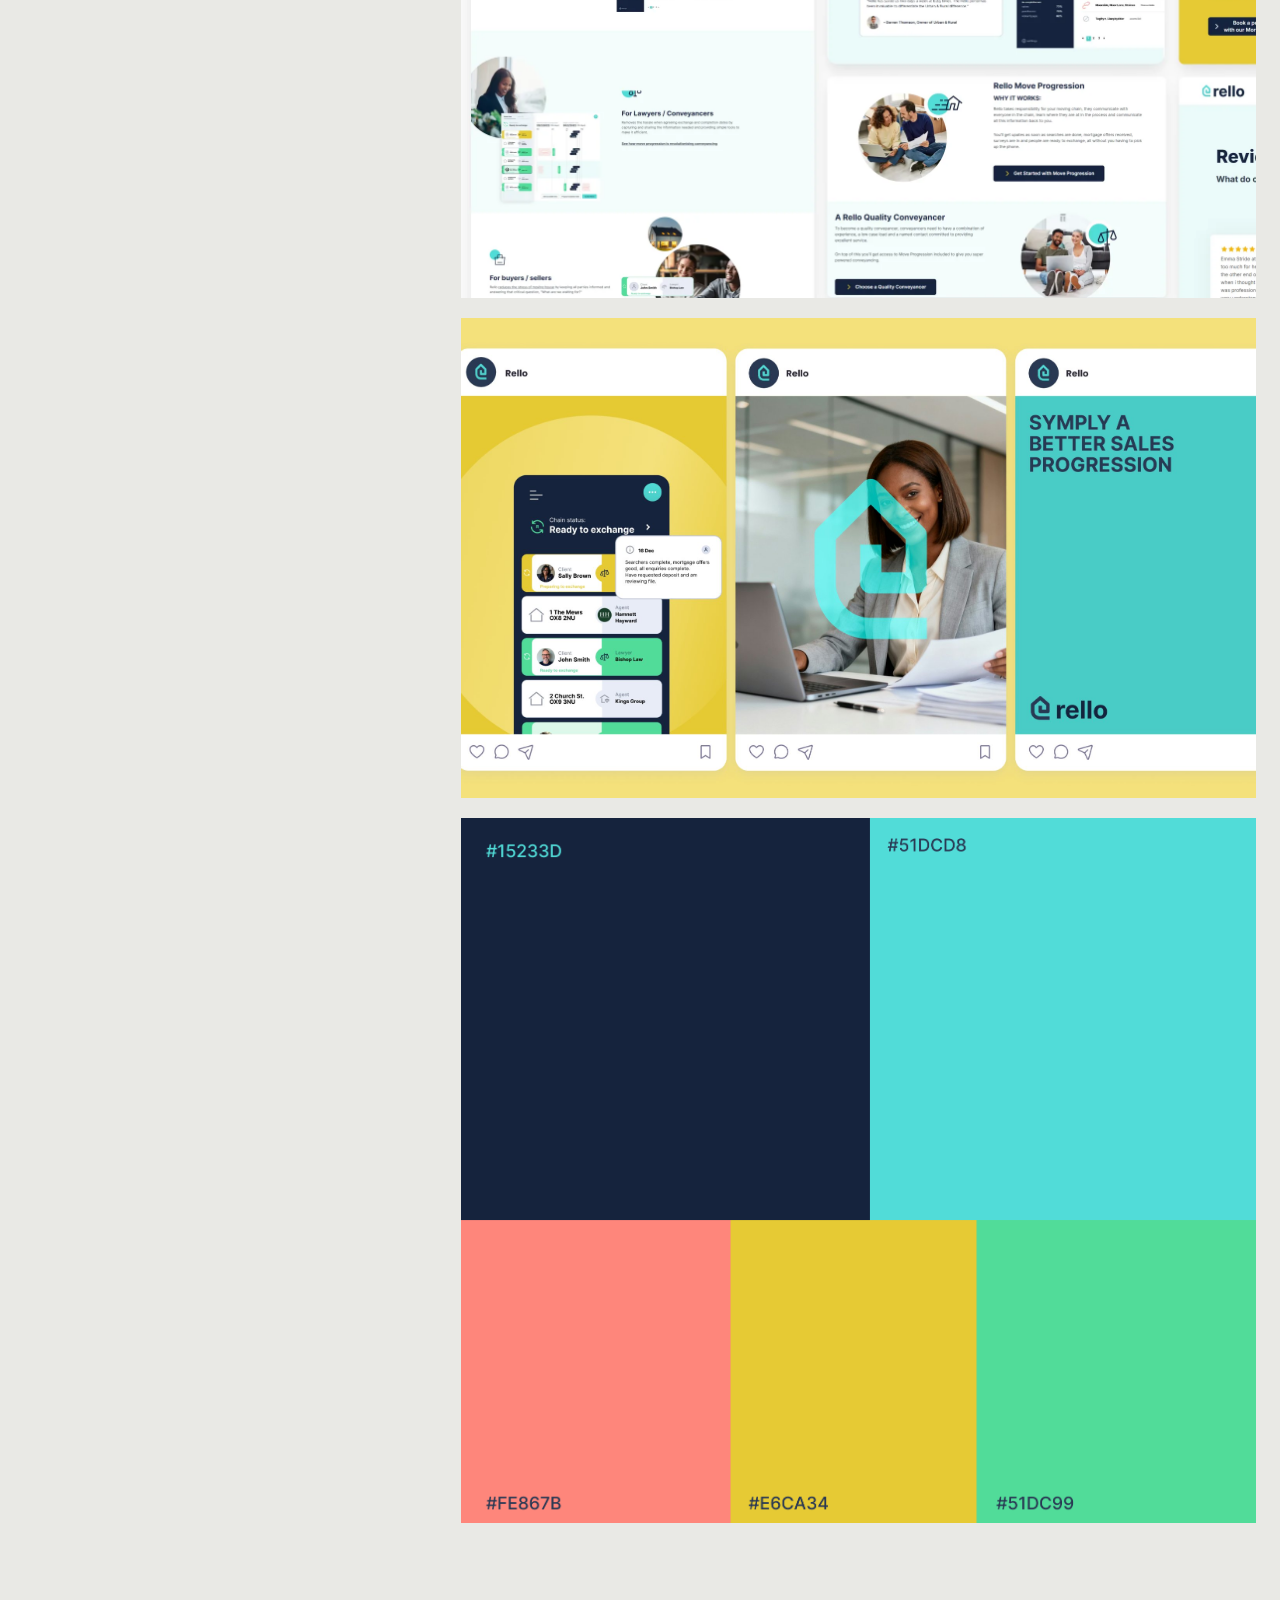
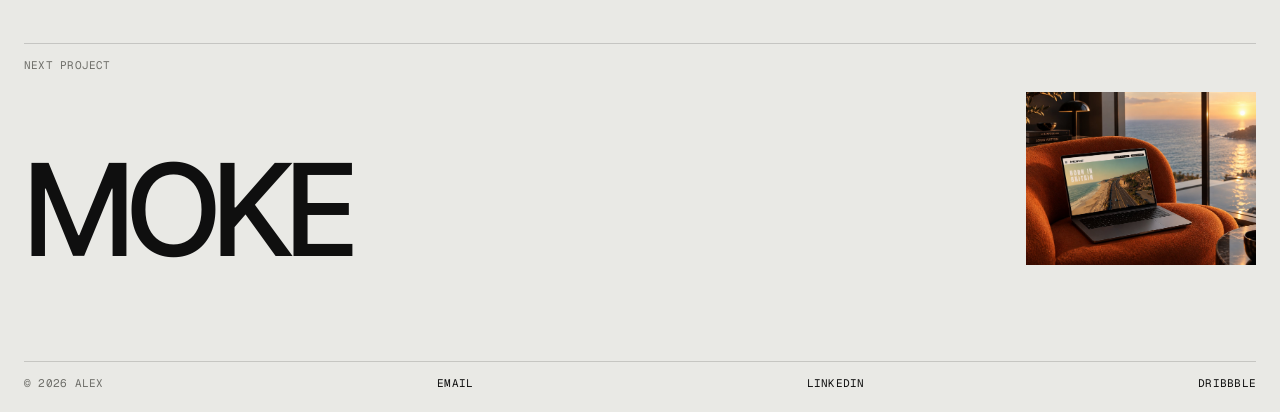
<file: case-study-rello.html>
<!DOCTYPE html>
<html lang="sr">
<head>
<meta charset="utf-8">
<meta name="viewport" content="width=device-width, initial-scale=1">
<meta name="description" content="UI/UX & product designer focused on creativity and simplicity — turning complex ideas into clear, usable products.">
<link rel="icon" type="image/png" href="assets/favicon.png">
<link rel="apple-touch-icon" href="assets/favicon.png">
<meta property="og:type" content="website">
<meta property="og:site_name" content="Alex">
<meta property="og:title" content="Rello — Case Study — Alex">
<meta property="og:description" content="UI/UX & product designer focused on creativity and simplicity — turning complex ideas into clear, usable products.">
<meta property="og:url" content="https://alexlazarev.space/case-study-rello.html">
<meta property="og:image" content="https://alexlazarev.space/assets/og-image.png">
<meta property="og:image:width" content="1200">
<meta property="og:image:height" content="630">
<meta property="og:image:alt" content="Alex — Product and web design for teams that value creativity and simplicity.">
<meta name="twitter:card" content="summary_large_image">
<meta name="twitter:title" content="Rello — Case Study — Alex">
<meta name="twitter:description" content="UI/UX & product designer focused on creativity and simplicity — turning complex ideas into clear, usable products.">
<meta name="twitter:image" content="https://alexlazarev.space/assets/og-image.png">
<title>Rello — Case Study — Alex</title>
<link rel="preconnect" href="https://fonts.googleapis.com">
<link rel="preconnect" href="https://fonts.gstatic.com" crossorigin>
<link href="https://fonts.googleapis.com/css2?family=Inter+Tight:wght@400;500;600&family=Geist+Mono:wght@400;500&display=swap" rel="stylesheet">
<link rel="stylesheet" href="site.css">
<script>document.documentElement.classList.add('js');</script>
</head>
<body class="t page">

<div class="cursor" aria-hidden="true"></div>
<div class="grain" aria-hidden="true"></div>

  <nav class="tnav mono">
    <a href="index.html" class="mark rv"><img src="assets/logo-11.png" alt="Alex"></a>
    <div class="tnav-links rv">
      <a href="work.html" class="is-active" data-scramble>WORK</a>
      <a href="lab.html" data-scramble>LAB</a>
      <a href="https://calendar.app.google/RJrpbeE9GZRz7fCt5" target="_blank" rel="noopener" data-scramble>CONTACT</a>
    </div>
  </nav>

  <main>
    <div class="cs-top mono rv"><a href="work.html" data-scramble>&larr; ALL WORK</a></div>
    <header class="cs-name">
      <h1 class="big"><span class="line"><span>Rello</span></span></h1>
    </header>

    <p class="cs-lede sf">Rello turned a fragmented property transaction into one clear chain everyone can follow, from quote to exchange.</p>

    <div class="cs-body">
      <aside class="cs-info">
        <dl class="spec mono sf">
          <div><dt>Role</dt><dd>UI/UX Designer (Rhapsody team,collaboration)</dd></div>
          <div><dt>Timeline</dt><dd>20 weeks</dd></div>
          <div><dt>Industry</dt><dd>Real Estate &amp; Legal Tech</dd></div>
          <div><dt>Tools</dt><dd>Figma</dd></div>
        </dl>
        <a href="https://rello.co.uk/" target="_blank" rel="noopener" class="btn-t mono rv"><span data-scramble>VISIT LIVE SITE</span> <i>&rarr;</i></a>
        <div class="cs-text sf">
          <h3 class="mono"><span>The Challenge</span></h3>
          <p>Rello needed to simplify a property buying and selling process spread across multiple steps, documents, and stakeholders. Existing platforms lacked clarity and structure, making the process hard to understand and easy to abandon.</p>
        </div>
        <div class="cs-text sf">
          <h3 class="mono"><span>The Approach</span></h3>
          <p>Structured the design around a deep understanding of business model, service flow, and specific anxieties users face at each step. Mapped key user journeys to identify where confusion was most likely, then explored multiple layout and hierarchy directions before settling on a structure that balanced information density with visual clarity.</p>
        </div>
        <div class="cs-text sf">
          <h3 class="mono"><span>Key Decisions</span></h3>
          <p>Applied a single visual language consistently across web and app, eliminating the split-platform confusion clients previously faced. Simplified a multi-step process into a clearer, more manageable structure. Built a bold colour palette (navy, yellow, coral, mint) and clean typography to establish trust as a credible alternative to legacy real estate platforms. Designed components for consistent reuse across every touchpoint, from the marketing site to the deepest in-app screens.</p>
        </div>
      </aside>
      <div class="cs-media">
        <figure>
          <div class="sr"><img decoding="async" src="assets/rello-phone.jpg" alt="Rello — chain status ekran na telefonu na stolu"></div>
        </figure>
        <figure>
          <div class="sr"><img loading="lazy" decoding="async" src="assets/rello-app-screens.jpg" alt="App ekrani — quote forma, Quotes, Sales Pipeline, Chain Status, timeline i Update Client status"></div>
        </figure>
        <figure>
          <div class="sr"><img loading="lazy" decoding="async" src="assets/rello-dashboard.jpg" alt="Desktop dashboard — lista quote-ova, referral fees i statistika"></div>
        </figure>
        <figure>
          <div class="sr"><img loading="lazy" decoding="async" src="assets/rello-desktop-screens.jpg" alt="Desktop ekrani — Sales Pipeline i chain status sa timeline-om u različitim fazama"></div>
        </figure>
        <figure class="cs-pair">
          <div class="sr"><img loading="lazy" decoding="async" src="assets/rello-home-screen.jpg" alt="Rello ikonica na početnom ekranu iPhone-a"></div>
          <div class="sr"><img loading="lazy" decoding="async" src="assets/rello-app-icon.png" alt="Rello app ikonica na žutoj podlozi"></div>
        </figure>
        <figure>
          <div class="sr"><img loading="lazy" decoding="async" src="assets/case-rello-website.webp" alt="Marketing sajt — landing, o nama i Move Progression stranice"></div>
        </figure>
        <figure>
          <div class="sr"><img loading="lazy" decoding="async" src="assets/case-rello-social.jpg" alt="Društvene mreže — Rello objave sa app ekranom, fotografijom i porukom brenda"></div>
        </figure>
        <figure>
          <div class="sr"><img loading="lazy" decoding="async" src="assets/rello-color.png" alt="Paleta boja — Navy, Teal, Coral, Yellow, Mint"></div>
        </figure>
      </div>
    </div>

    <a href="case-study-moke.html" class="cs-next">
      <div class="mono"><span>NEXT PROJECT</span></div>
      <div class="cs-next-row">
        <span class="big">Moke</span>
        <div class="cs-next-img"><img loading="lazy" decoding="async" src="assets/moke-cover.jpg" alt=""></div>
      </div>
    </a>
  </main>

  <footer class="foot mono">
    <span class="rv">&copy; 2026 ALEX</span>
    <a class="rv" href="mailto:lazarevicale@gmail.com" data-scramble>EMAIL</a>
    <a class="rv" href="https://www.linkedin.com/in/alexlazarevic/" target="_blank" rel="noopener" data-scramble>LINKEDIN</a>
    <a class="rv" href="https://dribbble.com/aleksandralazarevic" target="_blank" rel="noopener" data-scramble>DRIBBBLE</a>
  </footer>

<script src="site.js"></script>
</body>
</html>
</file>
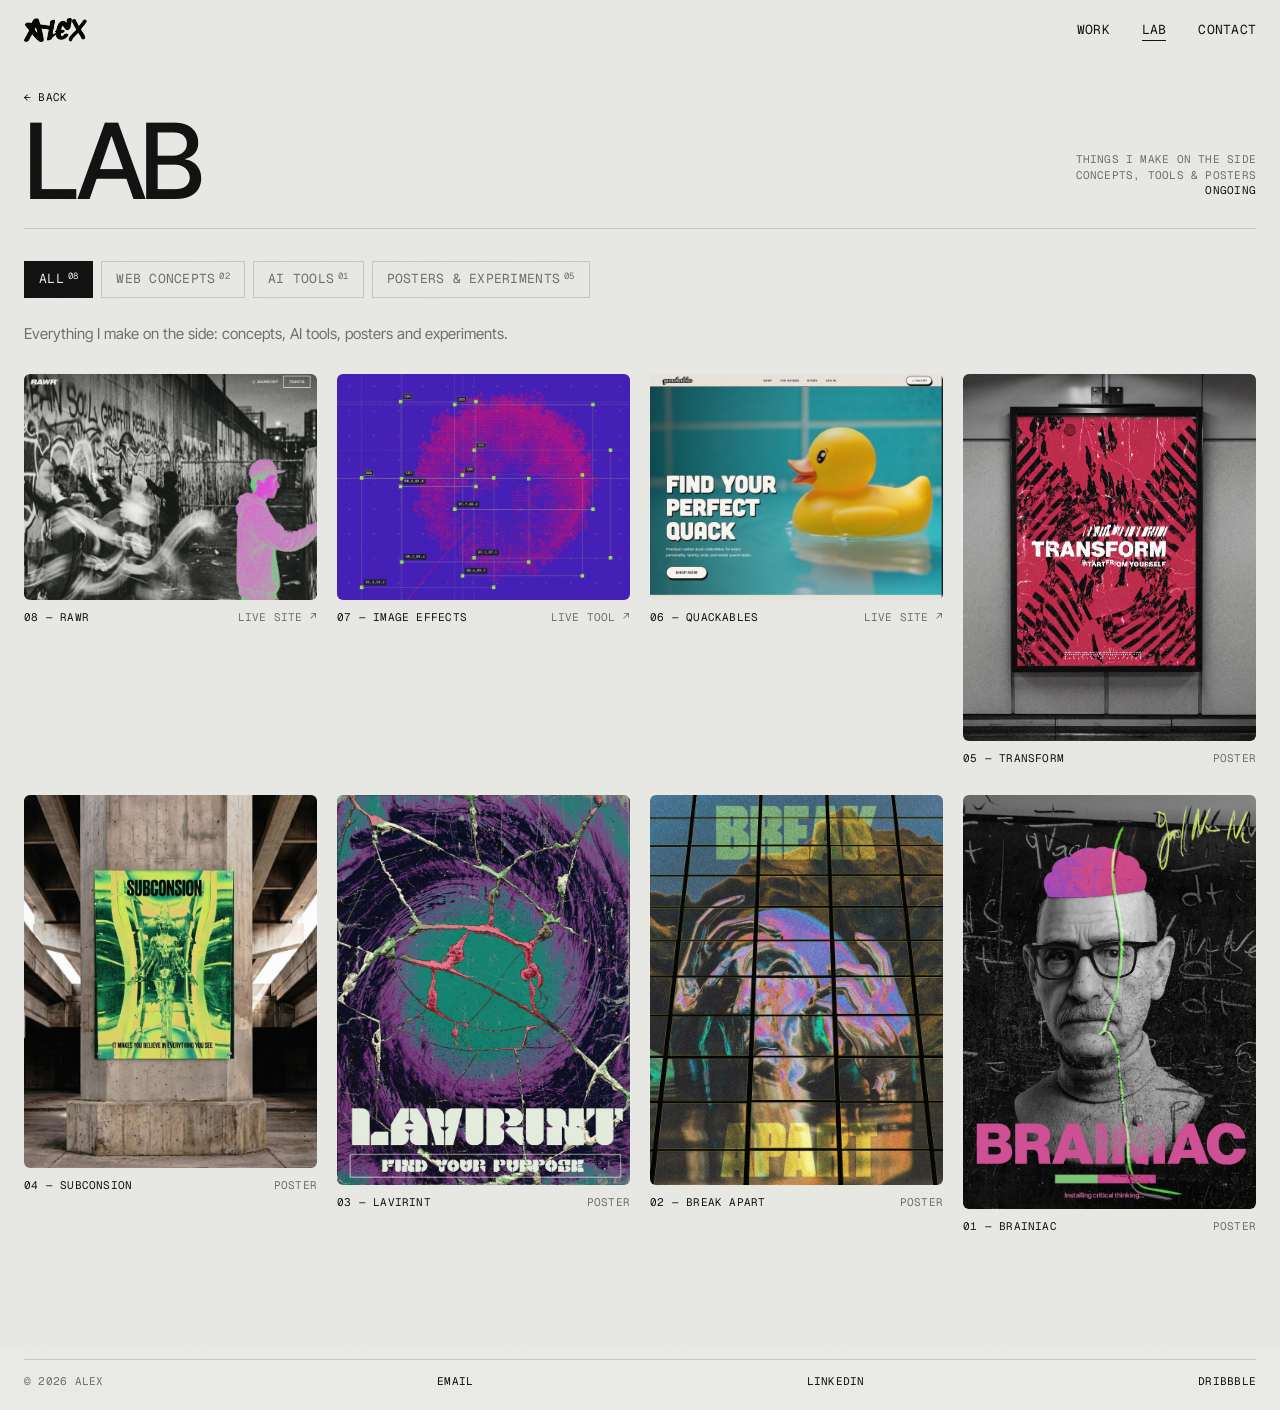
<file: lab.html>
<!DOCTYPE html>
<html lang="sr">
<head>
<meta charset="utf-8">
<meta name="viewport" content="width=device-width, initial-scale=1">
<meta name="description" content="UI/UX & product designer focused on creativity and simplicity — turning complex ideas into clear, usable products.">
<link rel="icon" type="image/png" href="assets/favicon.png">
<link rel="apple-touch-icon" href="assets/favicon.png">
<meta property="og:type" content="website">
<meta property="og:site_name" content="Alex">
<meta property="og:title" content="Lab — Alex">
<meta property="og:description" content="UI/UX & product designer focused on creativity and simplicity — turning complex ideas into clear, usable products.">
<meta property="og:url" content="https://alexlazarev.space/lab.html">
<meta property="og:image" content="https://alexlazarev.space/assets/og-image.png">
<meta property="og:image:width" content="1200">
<meta property="og:image:height" content="630">
<meta property="og:image:alt" content="Alex — Product and web design for teams that value creativity and simplicity.">
<meta name="twitter:card" content="summary_large_image">
<meta name="twitter:title" content="Lab — Alex">
<meta name="twitter:description" content="UI/UX & product designer focused on creativity and simplicity — turning complex ideas into clear, usable products.">
<meta name="twitter:image" content="https://alexlazarev.space/assets/og-image.png">
<title>Lab — Alex</title>
<link rel="preconnect" href="https://fonts.googleapis.com">
<link rel="preconnect" href="https://fonts.gstatic.com" crossorigin>
<link href="https://fonts.googleapis.com/css2?family=Inter+Tight:wght@400;500;600&family=Geist+Mono:wght@400;500&display=swap" rel="stylesheet">
<link rel="stylesheet" href="site.css">
<script>document.documentElement.classList.add('js');</script>
</head>
<body class="t page">

<div class="cursor" aria-hidden="true"></div>
<div class="grain" aria-hidden="true"></div>

  <nav class="tnav mono">
    <a href="index.html" class="mark rv"><img src="assets/logo-11.png" alt="Alex"></a>
    <div class="tnav-links rv">
      <a href="work.html" data-scramble>WORK</a>
      <a href="lab.html" class="is-active" data-scramble>LAB</a>
      <a href="https://calendar.app.google/RJrpbeE9GZRz7fCt5" target="_blank" rel="noopener" data-scramble>CONTACT</a>
    </div>
  </nav>

  <main>
    <div class="cs-top mono rv"><a href="index.html" data-scramble>&larr; BACK</a></div>
    <header class="p-head">
      <h1 class="big"><span class="line"><span>Lab</span></span></h1>
      <p class="p-head-meta mono rv">THINGS I MAKE ON THE SIDE<br>CONCEPTS, TOOLS &amp; POSTERS<br><b>ONGOING</b></p>
    </header>
    <div class="lab-tabs mono rv">
      <button class="lab-tab is-active" type="button" data-cat="all" aria-pressed="true" data-desc="Everything I make on the side: concepts, AI tools, posters and experiments.">ALL<sup></sup></button>
      <button class="lab-tab" type="button" data-cat="concept" aria-pressed="false" data-desc="Concepts for websites, brands and personal projects, ideas I explore outside of client work.">WEB CONCEPTS<sup></sup></button>
      <button class="lab-tab" type="button" data-cat="tool" aria-pressed="false" data-desc="Tools I build with AI, small things that make design work faster and more fun.">AI TOOLS<sup></sup></button>
      <button class="lab-tab" type="button" data-cat="experiment" aria-pressed="false" data-desc="Posters and visual experiments, where I play with type, texture and image.">POSTERS &amp; EXPERIMENTS<sup></sup></button>
    </div>
    <p class="lab-desc sf" aria-live="polite">Everything I make on the side: concepts, AI tools, posters and experiments.</p>
    <p class="lab-empty mono" hidden>Nothing here yet. Coming soon.</p>
    <div class="lab-grid">
      <a href="https://rawr-fawn.vercel.app/" target="_blank" rel="noopener" class="lab-item sf" data-cat="concept"><figure><div class="lab-media"><img loading="lazy" decoding="async" src="assets/lab-rawr.jpg" alt="Rawr — sajt sa grafitima, crno-bela fotografija i neon roze figura"></div><figcaption class="mono"><span>08 — Rawr</span><span>LIVE SITE &nearr;</span></figcaption></figure></a>
      <a href="https://image-effects-tool.vercel.app/" target="_blank" rel="noopener" class="lab-item sf" data-cat="tool"><figure><div class="lab-media"><img loading="lazy" decoding="async" src="assets/lab-image-effects.png" alt="Image Effects — alat za efekte na slikama"></div><figcaption class="mono"><span>07 — Image Effects</span><span>LIVE TOOL &nearr;</span></figcaption></figure></a>
      <a href="https://quackables.vercel.app/" target="_blank" rel="noopener" class="lab-item sf" data-cat="concept"><figure><div class="lab-media"><img loading="lazy" decoding="async" src="assets/lab-quackables.jpg" alt="Quackables — hero sajta, gumena patka i naslov Find your perfect quack"></div><figcaption class="mono"><span>06 — Quackables</span><span>LIVE SITE &nearr;</span></figcaption></figure></a>
      <figure class="lab-item sf" data-cat="experiment"><div class="lab-media"><img loading="lazy" decoding="async" src="assets/lab-transform.jpg" alt="Transform — poster, ljudi na pešačkom prelazu u crveno-crnom"></div><figcaption class="mono"><span>05 — Transform</span><span>POSTER</span></figcaption></figure>
      <figure class="lab-item sf" data-cat="experiment"><div class="lab-media"><img loading="lazy" decoding="async" src="assets/lab-subconsion.jpg" alt="Subconsion — poster, hromirana figura u zeleno-žutom tunelu"></div><figcaption class="mono"><span>04 — Subconsion</span><span>POSTER</span></figcaption></figure>
      <figure class="lab-item sf" data-cat="experiment"><div class="lab-media"><img loading="lazy" decoding="async" src="assets/lab-lavirint.jpg" alt="Lavirint — poster, napuklo staklo i vrtlog"></div><figcaption class="mono"><span>03 — Lavirint</span><span>POSTER</span></figcaption></figure>
      <figure class="lab-item sf" data-cat="experiment"><div class="lab-media"><img loading="lazy" decoding="async" src="assets/lab-break-apart.jpg" alt="Break Apart — poster, hromirana figura iza mreže"></div><figcaption class="mono"><span>02 — Break Apart</span><span>POSTER</span></figcaption></figure>
      <figure class="lab-item sf" data-cat="experiment"><div class="lab-media"><img loading="lazy" decoding="async" src="assets/lab-brainiac.jpg" alt="Brainiac — poster, kolaž sa mozgom i tablom"></div><figcaption class="mono"><span>01 — Brainiac</span><span>POSTER</span></figcaption></figure>
    </div>
  <div class="lab-lb" role="dialog" aria-modal="true" aria-label="Project preview" aria-hidden="true">
    <div class="lab-lb-bar mono"><span class="lab-lb-title"></span><span class="lab-lb-count"></span><button class="lab-lb-close mono" type="button"><span data-scramble>CLOSE</span></button></div>
    <div class="lab-lb-stage"></div>
    <button class="lab-lb-nav lab-lb-prev" type="button" aria-label="Previous">&larr;</button>
    <button class="lab-lb-nav lab-lb-next" type="button" aria-label="Next">&rarr;</button>
  </div>
  </main>

  <footer class="foot mono">
    <span class="rv">&copy; 2026 ALEX</span>
    <a class="rv" href="mailto:lazarevicale@gmail.com" data-scramble>EMAIL</a>
    <a class="rv" href="https://www.linkedin.com/in/alexlazarevic/" target="_blank" rel="noopener" data-scramble>LINKEDIN</a>
    <a class="rv" href="https://dribbble.com/aleksandralazarevic" target="_blank" rel="noopener" data-scramble>DRIBBBLE</a>
  </footer>

<script src="site.js"></script>
</body>
</html>
</file>
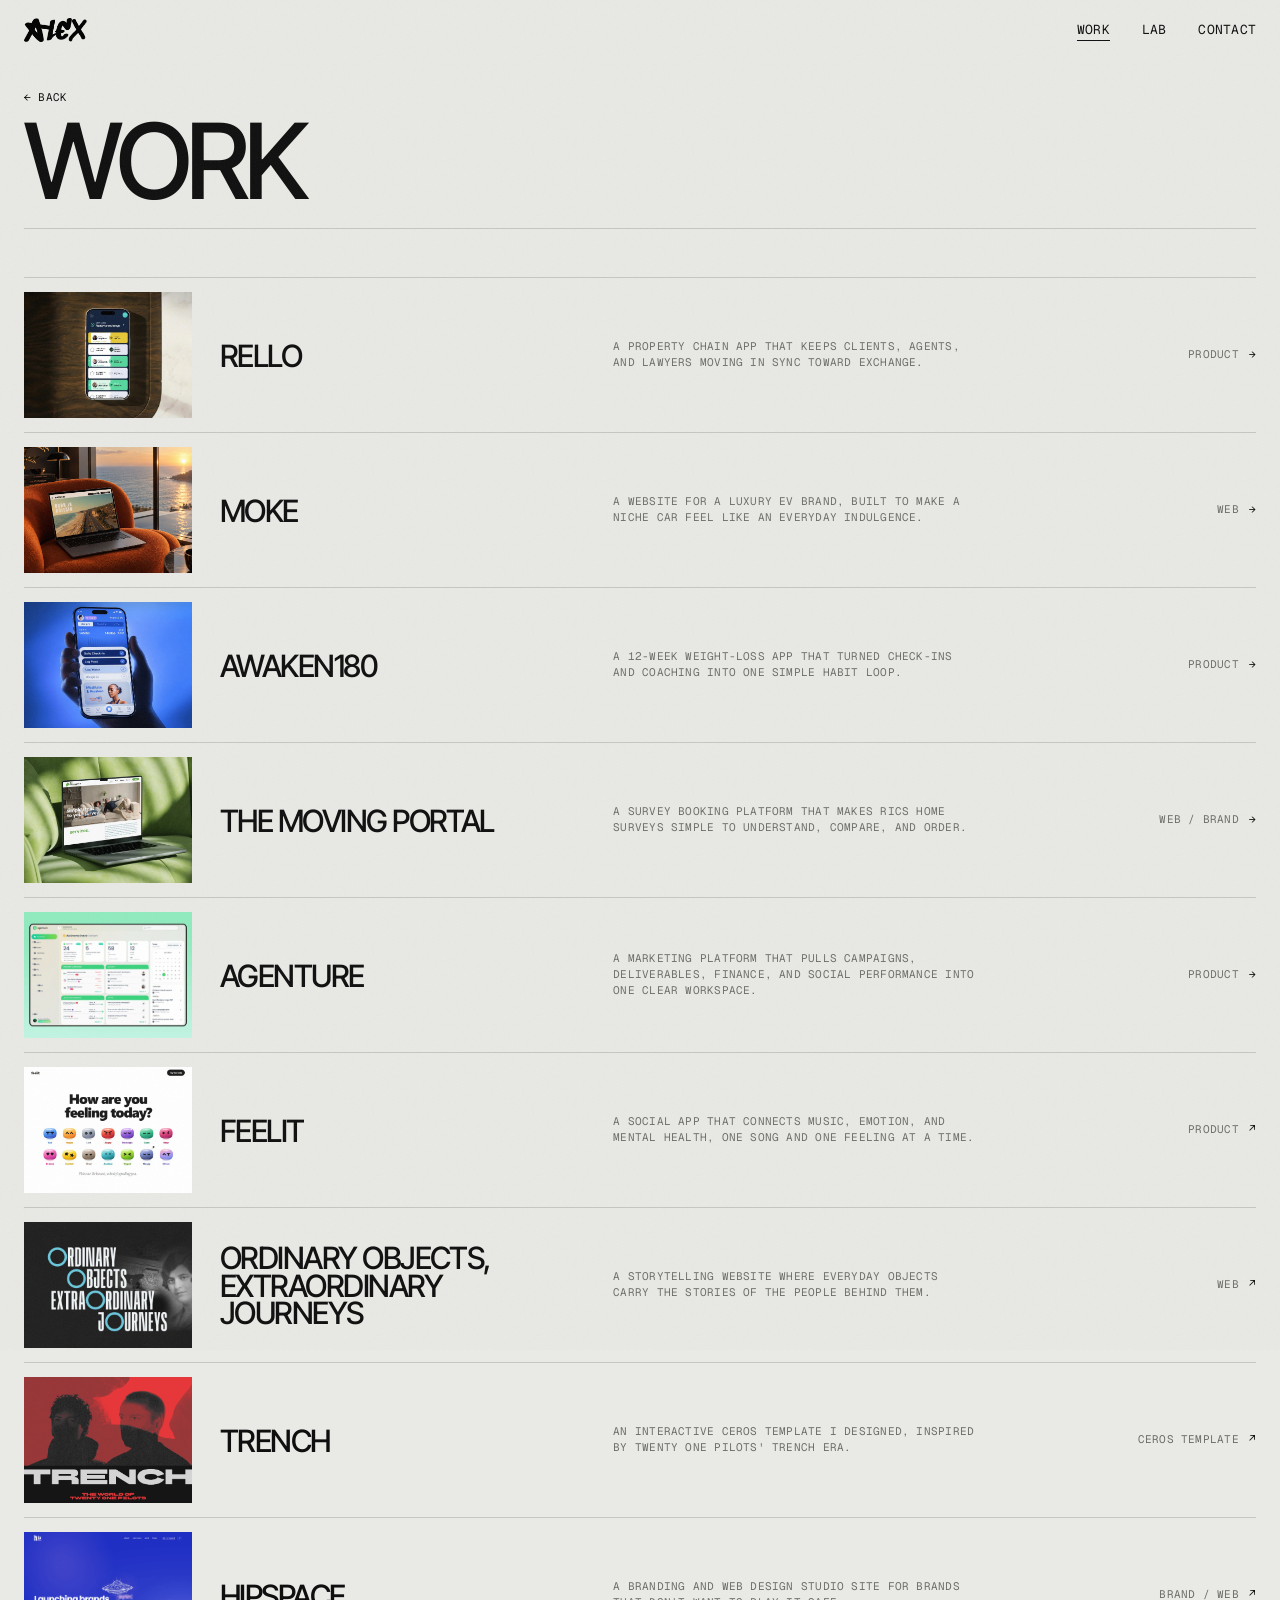
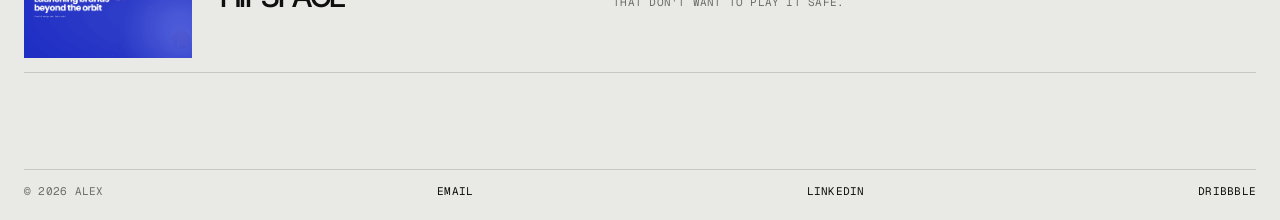
<file: work.html>
<!DOCTYPE html>
<html lang="sr">
<head>
<meta charset="utf-8">
<meta name="viewport" content="width=device-width, initial-scale=1">
<meta name="description" content="UI/UX & product designer focused on creativity and simplicity — turning complex ideas into clear, usable products.">
<link rel="icon" type="image/png" href="assets/favicon.png">
<link rel="apple-touch-icon" href="assets/favicon.png">
<meta property="og:type" content="website">
<meta property="og:site_name" content="Alex">
<meta property="og:title" content="Work — Alex">
<meta property="og:description" content="UI/UX & product designer focused on creativity and simplicity — turning complex ideas into clear, usable products.">
<meta property="og:url" content="https://alexlazarev.space/work.html">
<meta property="og:image" content="https://alexlazarev.space/assets/og-image.png">
<meta property="og:image:width" content="1200">
<meta property="og:image:height" content="630">
<meta property="og:image:alt" content="Alex — Product and web design for teams that value creativity and simplicity.">
<meta name="twitter:card" content="summary_large_image">
<meta name="twitter:title" content="Work — Alex">
<meta name="twitter:description" content="UI/UX & product designer focused on creativity and simplicity — turning complex ideas into clear, usable products.">
<meta name="twitter:image" content="https://alexlazarev.space/assets/og-image.png">
<title>Work — Alex</title>
<link rel="preconnect" href="https://fonts.googleapis.com">
<link rel="preconnect" href="https://fonts.gstatic.com" crossorigin>
<link href="https://fonts.googleapis.com/css2?family=Inter+Tight:wght@400;500;600&family=Geist+Mono:wght@400;500&display=swap" rel="stylesheet">
<link rel="stylesheet" href="site.css">
<script>document.documentElement.classList.add('js');</script>
</head>
<body class="t page">

<div class="cursor" aria-hidden="true"></div>
<div class="grain" aria-hidden="true"></div>

  <nav class="tnav mono">
    <a href="index.html" class="mark rv"><img src="assets/logo-11.png" alt="Alex"></a>
    <div class="tnav-links rv">
      <a href="work.html" class="is-active" data-scramble>WORK</a>
      <a href="lab.html" data-scramble>LAB</a>
      <a href="https://calendar.app.google/RJrpbeE9GZRz7fCt5" target="_blank" rel="noopener" data-scramble>CONTACT</a>
    </div>
  </nav>

  <main>
    <div class="cs-top mono rv"><a href="index.html" data-scramble>&larr; BACK</a></div>
    <header class="p-head">
      <h1 class="big"><span class="line"><span>Work</span></span></h1>
    </header>
    <div class="w-grid w-list">
      <a href="case-study-rello.html" class="w-card sf">
        <div class="w-thumb"><img loading="lazy" decoding="async" src="assets/rello-phone.jpg" alt="Rello"></div>
        <div class="w-title"><h2>Rello</h2><span class="w-cat mono">PRODUCT<i class="w-arrow">&rarr;</i></span></div>
        <p class="w-desc mono">A property chain app that keeps clients, agents, and lawyers moving in sync toward exchange.</p>
      </a>
      <a href="case-study-moke.html" class="w-card sf">
        <div class="w-thumb"><img loading="lazy" decoding="async" src="assets/moke-cover.jpg" alt="Moke"></div>
        <div class="w-title"><h2>Moke</h2><span class="w-cat mono">WEB<i class="w-arrow">&rarr;</i></span></div>
        <p class="w-desc mono">A website for a luxury EV brand, built to make a niche car feel like an everyday indulgence.</p>
      </a>
      <a href="case-study-awaken180.html" class="w-card sf">
        <div class="w-thumb"><img loading="lazy" decoding="async" src="assets/project-awaken180.webp" alt="Awaken180"></div>
        <div class="w-title"><h2>Awaken180</h2><span class="w-cat mono">PRODUCT<i class="w-arrow">&rarr;</i></span></div>
        <p class="w-desc mono">A 12-week weight-loss app that turned check-ins and coaching into one simple habit loop.</p>
      </a>
      <a href="case-study-moving-portal.html" class="w-card sf">
        <div class="w-thumb"><img loading="lazy" decoding="async" src="assets/moving-portal.jpg" alt="The Moving Portal"></div>
        <div class="w-title"><h2>The Moving Portal</h2><span class="w-cat mono">WEB / BRAND<i class="w-arrow">&rarr;</i></span></div>
        <p class="w-desc mono">A survey booking platform that makes RICS home surveys simple to understand, compare, and order.</p>
      </a>
      <a href="case-study-agenture.html" class="w-card sf">
        <div class="w-thumb"><img loading="lazy" decoding="async" src="assets/project-agenture.webp" alt="Agenture"></div>
        <div class="w-title"><h2>Agenture</h2><span class="w-cat mono">PRODUCT<i class="w-arrow">&rarr;</i></span></div>
        <p class="w-desc mono">A marketing platform that pulls campaigns, deliverables, finance, and social performance into one clear workspace.</p>
      </a>
      <a href="https://feelit-landing-page.vercel.app/" target="_blank" rel="noopener" class="w-card sf">
        <div class="w-thumb"><img loading="lazy" decoding="async" src="assets/project-feelit-site.jpg" alt="Feelit"></div>
        <div class="w-title"><h2>Feelit</h2><span class="w-cat mono">PRODUCT<i class="w-arrow">&nearr;</i></span></div>
        <p class="w-desc mono">A social app that connects music, emotion, and mental health, one song and one feeling at a time.</p>
      </a>
      <a href="https://ooej.org/" target="_blank" rel="noopener" class="w-card sf">
        <div class="w-thumb"><img loading="lazy" decoding="async" src="assets/ooj.jpg" alt="Ordinary Objects, Extraordinary Journeys"></div>
        <div class="w-title"><h2>Ordinary Objects, Extraordinary Journeys</h2><span class="w-cat mono">WEB<i class="w-arrow">&nearr;</i></span></div>
        <p class="w-desc mono">A storytelling website where everyday objects carry the stories of the people behind them.</p>
      </a>
      <a href="https://ceros-templates-and-components-master.ceros.site/trench-twentyonepilots" target="_blank" rel="noopener" class="w-card sf">
        <div class="w-thumb"><img loading="lazy" decoding="async" src="assets/project-trench.png" alt="Trench"></div>
        <div class="w-title"><h2>Trench</h2><span class="w-cat mono">CEROS TEMPLATE<i class="w-arrow">&nearr;</i></span></div>
        <p class="w-desc mono">An interactive Ceros template I designed, inspired by Twenty One Pilots' Trench era.</p>
      </a>
      <a href="https://hipspacestudio.com/" target="_blank" rel="noopener" class="w-card sf">
        <div class="w-thumb"><img loading="lazy" decoding="async" src="assets/project-hipspace.png" alt="Hipspace"></div>
        <div class="w-title"><h2>Hipspace</h2><span class="w-cat mono">BRAND / WEB<i class="w-arrow">&nearr;</i></span></div>
        <p class="w-desc mono">A branding and web design studio site for brands that don't want to play it safe.</p>
      </a>
    </div>
  </main>

  <footer class="foot mono">
    <span class="rv">&copy; 2026 ALEX</span>
    <a class="rv" href="mailto:lazarevicale@gmail.com" data-scramble>EMAIL</a>
    <a class="rv" href="https://www.linkedin.com/in/alexlazarevic/" target="_blank" rel="noopener" data-scramble>LINKEDIN</a>
    <a class="rv" href="https://dribbble.com/aleksandralazarevic" target="_blank" rel="noopener" data-scramble>DRIBBBLE</a>
  </footer>

<script src="site.js"></script>
</body>
</html>
</file>
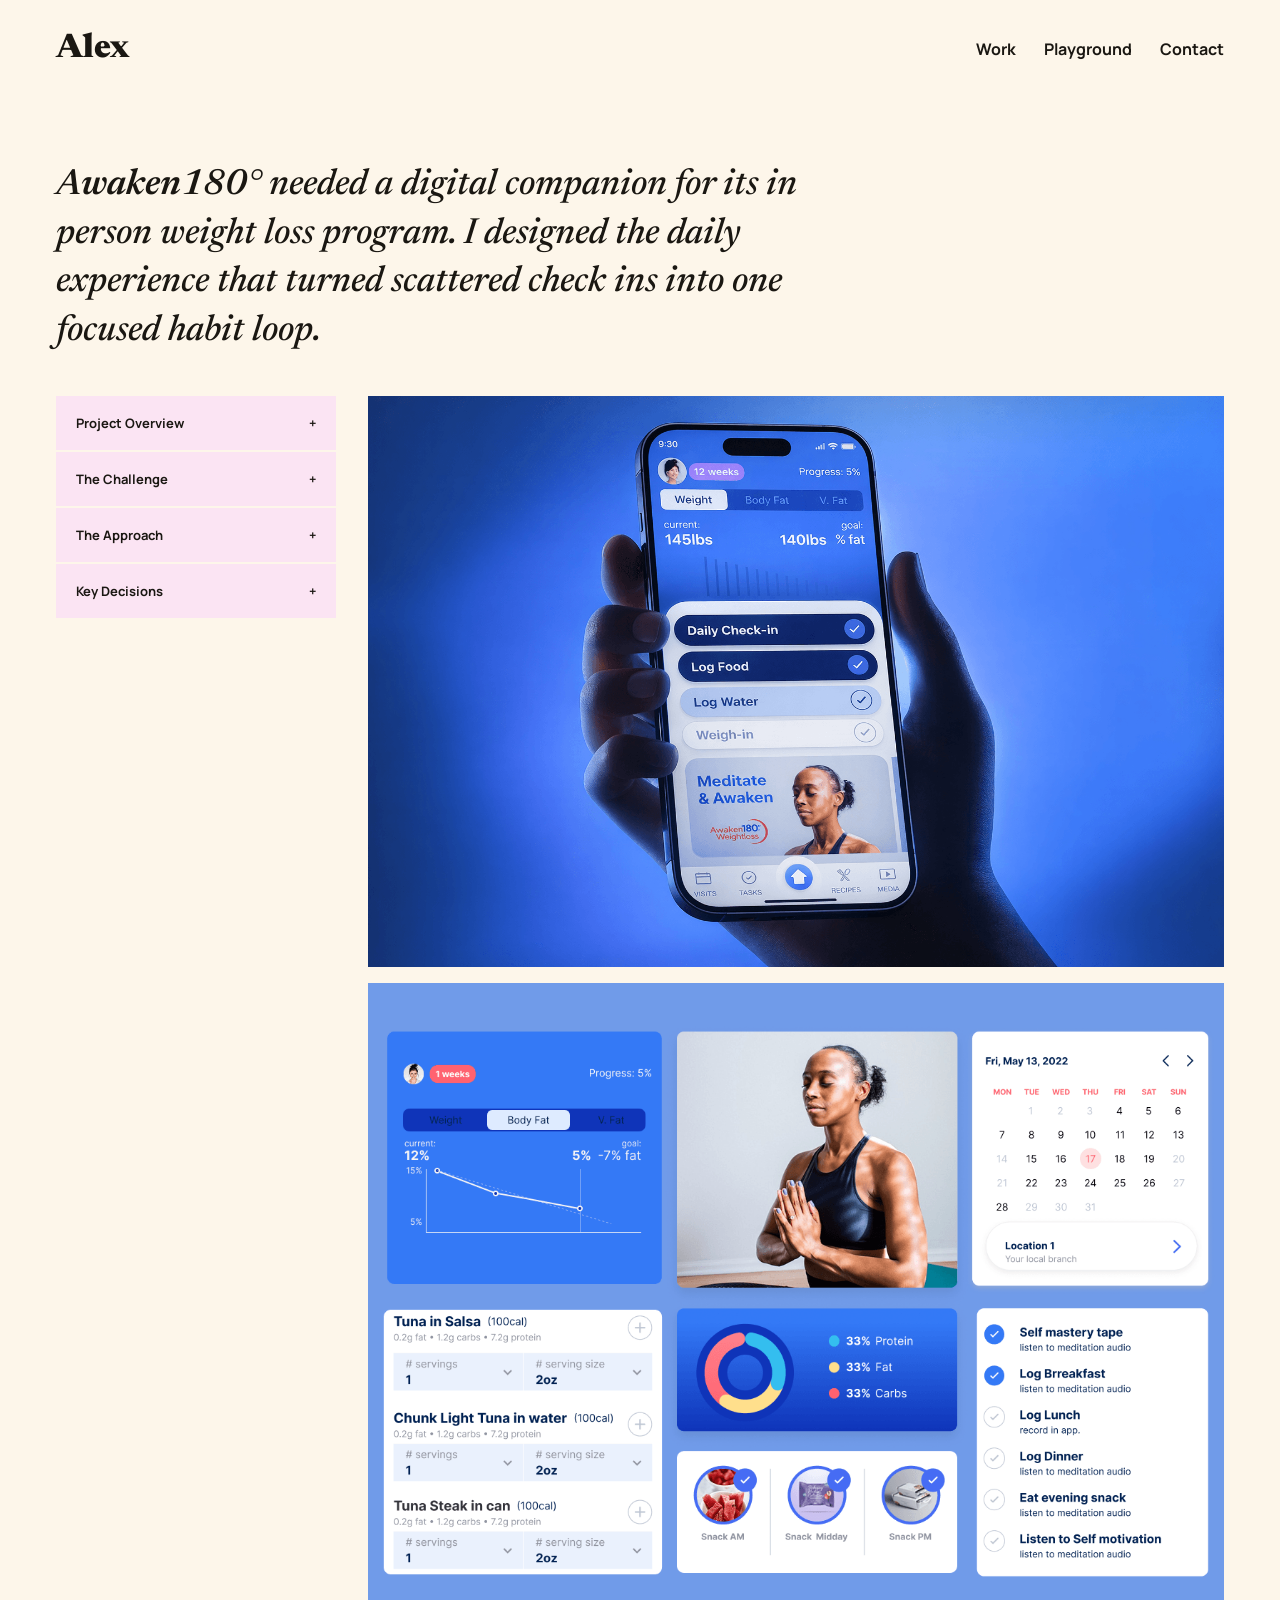
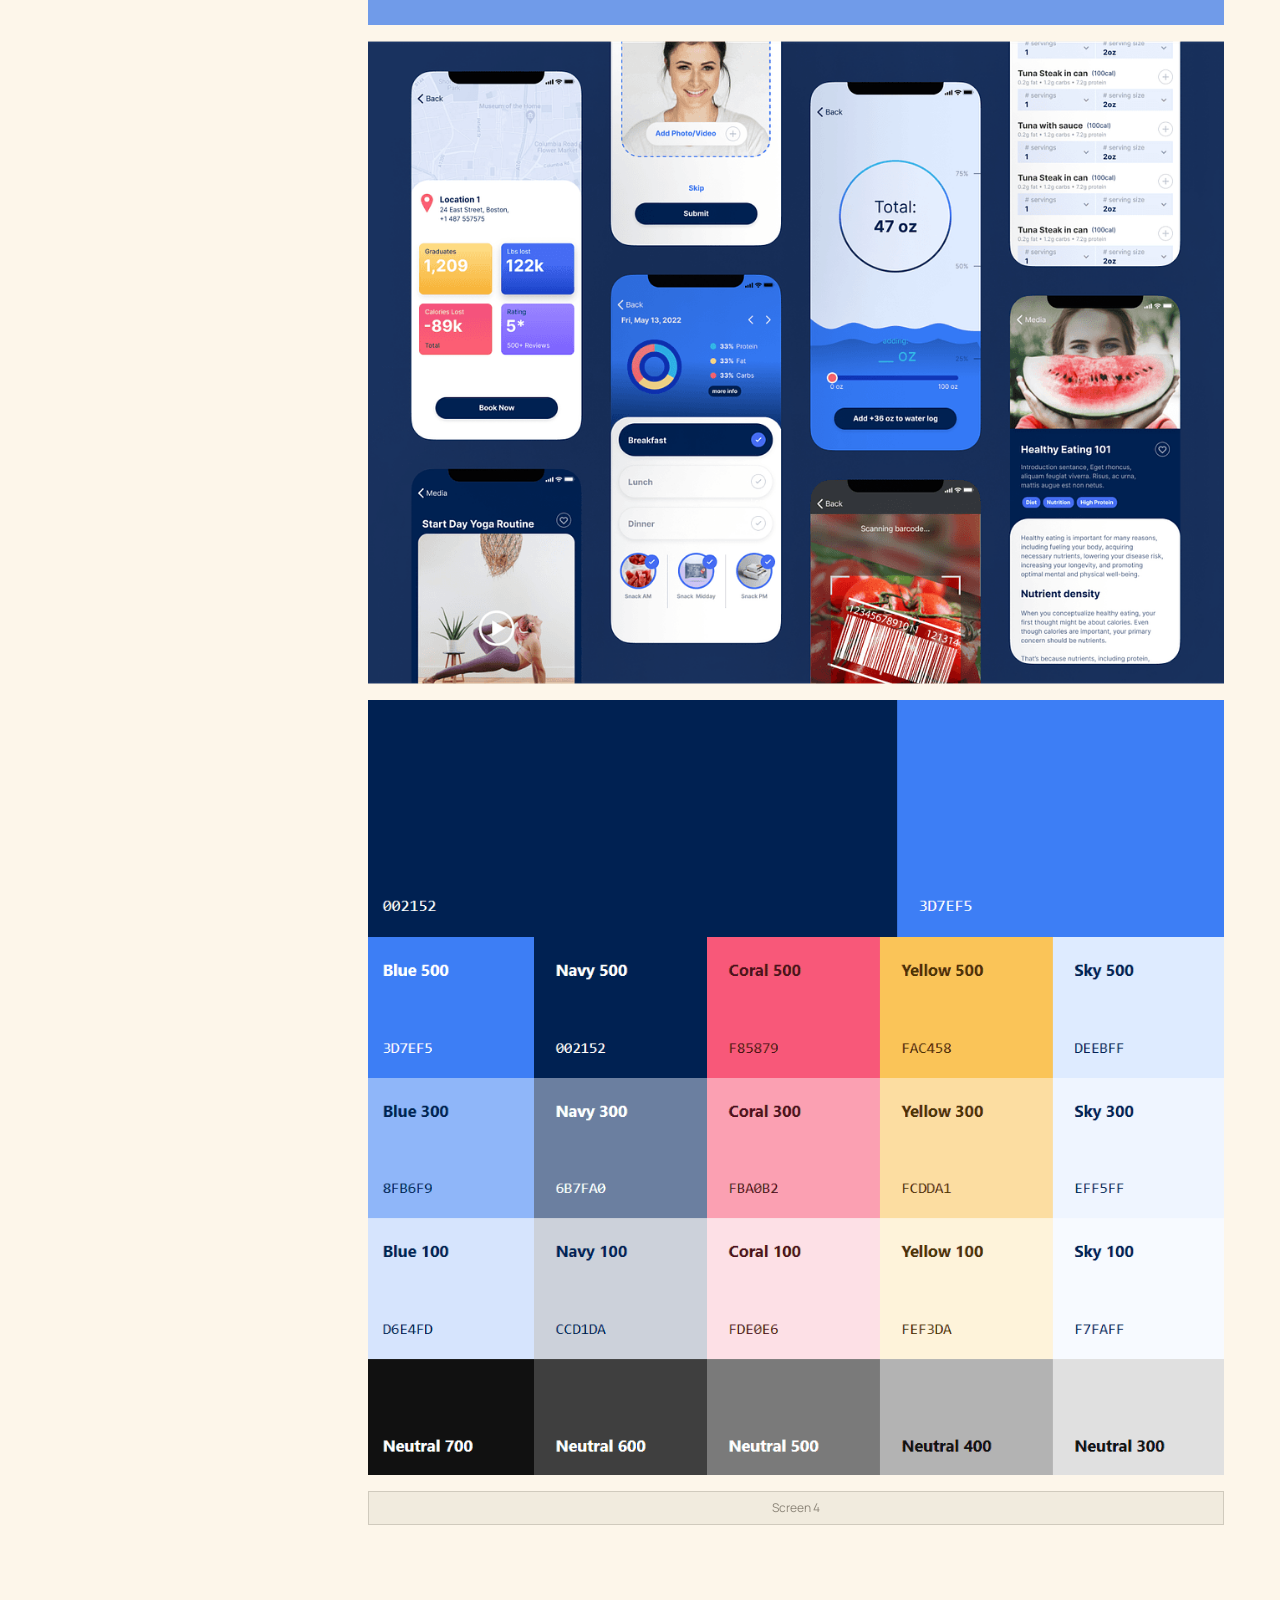
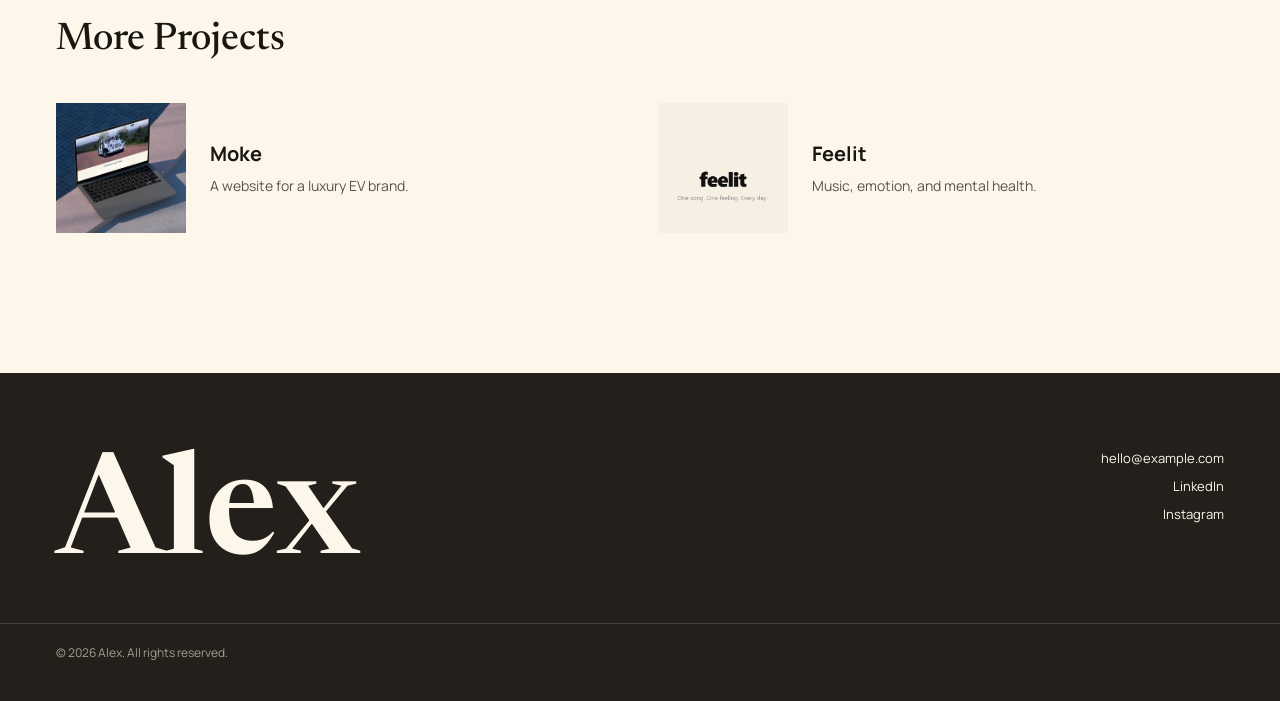
<file: static-site/case-study-awaken180.html>
<!DOCTYPE html>
<html lang="sr">
<head>
<meta charset="utf-8">
<meta name="viewport" content="width=device-width, initial-scale=1">
<title>Awaken180 — Case Study — Alex</title>
<link rel="preconnect" href="https://fonts.googleapis.com">
<link rel="preconnect" href="https://fonts.gstatic.com" crossorigin>
<link href="https://fonts.googleapis.com/css2?family=Newsreader:ital,wght@0,500;0,600;0,800;1,500;1,600&family=Manrope:wght@400;500;600;700;800&family=Caveat:wght@600;700&display=swap" rel="stylesheet">
<link rel="stylesheet" href="style.css">
</head>
<body>
<div style="font-family:'Manrope',sans-serif; background:#fdf6ea; color:#1a1712; width:100%; overflow-x:hidden; overflow-x:clip;">

  <!-- NAV -->
  <nav class="site-nav" style="padding:32px 56px; display:flex; align-items:center; justify-content:space-between;">
    <a href="index.html" style="font-family:'Newsreader',serif; font-weight:800; font-size:34px; color:#1a1712; text-decoration:none;">Alex</a>
    <div class="nav-links" style="display:flex; align-items:center; gap:28px; font-size:16px; font-weight:700;">
      <a href="work.html" class="nav-link" style="color:#1a1712; text-decoration:none;">Work</a>
      <a href="playground.html" class="nav-link" style="color:#1a1712; text-decoration:none;">Playground</a>
      <a href="index.html#contact" class="nav-link" style="color:#1a1712; text-decoration:none;">Contact</a>
    </div>
  </nav>

  <!-- HEADER -->
  <div class="section-pad" style="padding:64px 56px 40px;">
    <h1 class="cs-header-title" style="font-family:'Newsreader',serif; font-weight:500; font-style:italic; font-size:36px; line-height:1.35; margin:0; max-width:820px;">
      <span style="font-style:italic; font-weight:600;">Awaken180°</span> needed a digital companion for its in person weight loss program. I designed the daily experience that turned scattered check ins into one focused habit loop.
    </h1>
  </div>

  <!-- SIDEBAR + SCREENS -->
  <div class="cs-grid section-pad" style="padding:0 56px 96px; display:grid; grid-template-columns:280px 1fr; gap:32px; align-items:start;">
    <div class="cs-sidebar" style="position:sticky; top:32px; display:flex; flex-direction:column; gap:2px;">
      <div style="background:#fbe4f3; padding:18px 20px;">
        <div class="cs-box" style="display:flex; align-items:center; justify-content:space-between; font-size:13px; font-weight:700;" data-acc-toggle="acc-0">
          <span>Project Overview</span><span>+</span>
        </div>
        <div class="acc-panel" id="acc-0" style="display: none;">
          <div style="margin-top:16px; display:flex; flex-direction:column; gap:14px;">
            
              <div>
                <div style="font-size:11px; font-weight:700; text-transform:uppercase; letter-spacing:0.05em; color:#8a8172; margin-bottom:3px;">Role</div>
                <div style="font-size:13.5px; line-height:1.5; color:#1a1712;">Lead UI/UX Designer</div>
              </div>

              <div>
                <div style="font-size:11px; font-weight:700; text-transform:uppercase; letter-spacing:0.05em; color:#8a8172; margin-bottom:3px;">Timeline</div>
                <div style="font-size:13.5px; line-height:1.5; color:#1a1712;">12 weeks</div>
              </div>

              <div>
                <div style="font-size:11px; font-weight:700; text-transform:uppercase; letter-spacing:0.05em; color:#8a8172; margin-bottom:3px;">Industry</div>
                <div style="font-size:13.5px; line-height:1.5; color:#1a1712;">Health &amp; Wellness</div>
              </div>

              <div>
                <div style="font-size:11px; font-weight:700; text-transform:uppercase; letter-spacing:0.05em; color:#8a8172; margin-bottom:3px;">Tools</div>
                <div style="font-size:13.5px; line-height:1.5; color:#1a1712;">Figma</div>
              </div>
            
          </div>
        </div>
      </div>
      
        <div style="background:#fbe4f3; padding:18px 20px;">
          <div class="cs-box" style="display:flex; align-items:center; justify-content:space-between; font-size:13px; font-weight:700;" data-acc-toggle="acc-1">
            <span>The Challenge</span><span>+</span>
          </div>
          <div class="acc-panel" id="acc-1" style="display: none;">
            <p style="font-size:13.5px; line-height:1.7; color:#3a3327; margin:16px 0 0;">Awaken180° had a proven in person weight loss methodology, but no digital tool to support clients between sessions. Tracking, motivation, and consistency all suffered as a result.</p>
          </div>
        </div>
      
        <div style="background:#fbe4f3; padding:18px 20px;">
          <div class="cs-box" style="display:flex; align-items:center; justify-content:space-between; font-size:13px; font-weight:700;" data-acc-toggle="acc-2">
            <span>The Approach</span><span>+</span>
          </div>
          <div class="acc-panel" id="acc-2" style="display: none;">
            <p style="font-size:13.5px; line-height:1.7; color:#3a3327; margin:16px 0 0;">Mapped the full user journey to pinpoint the biggest friction points: onboarding confusion, logging drop off, and motivation loss after week two. Built the information architecture and feature priority around fixing those three moments.</p>
          </div>
        </div>
      
        <div style="background:#fbe4f3; padding:18px 20px;">
          <div class="cs-box" style="display:flex; align-items:center; justify-content:space-between; font-size:13px; font-weight:700;" data-acc-toggle="acc-3">
            <span>Key Decisions</span><span>+</span>
          </div>
          <div class="acc-panel" id="acc-3" style="display: none;">
            <p style="font-size:13.5px; line-height:1.7; color:#3a3327; margin:16px 0 0;">Simplified onboarding to get users to their first action in under 2 minutes. Home screen surfaces only the 3 core daily actions, reducing decision fatigue and making consistency easier. Core actions like logging a meal or checking progress are completable in under 3 taps. Design system built for reuse, so new features can be added without breaking visual consistency.</p>
          </div>
        </div>
      
    </div>

    <div style="display:flex; flex-direction:column; gap:16px;">
      <img src="assets/project-awaken180.png" alt="Glavni screenshot proizvoda" style="width:100%;height:100%;object-fit:cover;display:block;">
      
        <img src="assets/case-awaken180-screen1.png" alt="Screen 1" style="width:100%; height:auto; display:block;">

        <img src="assets/case-awaken180-screen2.png" alt="Screen 2" style="width:100%; height:auto; display:block;">

        <img src="assets/case-awaken180-screen3.png" alt="Screen 3" style="width:100%; height:auto; display:block;">
      
        <div style="width:100%;height:100%;"><div style="width:100%;height:100%;display:flex;align-items:center;justify-content:center;text-align:center;padding:8px;box-sizing:border-box;background:rgba(58,51,39,0.06);border:1px solid rgba(58,51,39,0.18);color:rgba(58,51,39,0.55);font-family:'Manrope',sans-serif;font-size:12px;line-height:1.4;">Screen 4</div></div>
      
    </div>
  </div>

  <!-- FEATURED PROJECTS TEASER -->
  <div class="section-pad" style="padding:0 56px 140px;">
    <h2 style="font-family:'Newsreader',serif; font-weight:500; font-size:38px; margin:0 0 44px;">More Projects</h2>
    <div class="more-grid" style="display:grid; grid-template-columns:repeat(2,1fr); gap:36px;">
      
        <a href="case-study-moke.html" class="more-project-card" style="text-decoration:none; color:inherit; display:flex; gap:24px; align-items:center; cursor:pointer;">
          <div class="more-project-img" style="width:130px; height:130px; flex-shrink:0; overflow:hidden; transition: box-shadow 0.2s ease;">
            <img src="assets/project-moke.png" alt="Moke" style="width:100%; height:100%; object-fit:cover; display:block;">
          </div>
          <div>
            <div style="font-weight:700; font-size:20px; margin-bottom:8px;">Moke</div>
            <div style="font-size:14px; color:#5c5548; line-height:1.6;">A website for a luxury EV brand.</div>
          </div>
        </a>
      
        <a href="case-study-feelit.html" class="more-project-card" style="text-decoration:none; color:inherit; display:flex; gap:24px; align-items:center; cursor:pointer;">
          <div class="more-project-img" style="width:130px; height:130px; flex-shrink:0; overflow:hidden; transition: box-shadow 0.2s ease;">
            <img src="assets/project-feelit.png" alt="Feelit" style="width:100%; height:100%; object-fit:cover; display:block;">
          </div>
          <div>
            <div style="font-weight:700; font-size:20px; margin-bottom:8px;">Feelit</div>
            <div style="font-size:14px; color:#5c5548; line-height:1.6;">Music, emotion, and mental health.</div>
          </div>
        </a>
      
    </div>
  </div>

  <!-- FOOTER -->
  <div id="contact" style="background:#231f1a; color:#fdf6ea;">
    <div class="footer-top section-pad" style="padding:64px 56px 40px; display:grid; grid-template-columns:1fr auto; gap:24px; align-items:start;">
      <div class="footer-name" style="font-weight:600; font-size:min(14vw,140px); line-height:0.9;">
        <span class="footer-letter fl-0">A</span><span class="footer-letter fl-1">l</span><span class="footer-letter fl-2">e</span><span class="footer-letter fl-3">x</span>
      </div>
      <div style="display:flex; flex-direction:column; gap:10px; font-size:13px; text-align:right; padding-top:12px;">
        <span>hello@example.com</span>
        <a href="#" style="color:#fdf6ea; text-decoration:none;">LinkedIn</a>
        <a href="#" style="color:#fdf6ea; text-decoration:none;">Instagram</a>
      </div>
    </div>
    <div class="section-pad" style="padding:20px 56px 40px; border-top:1px solid rgba(253,246,234,0.15); font-size:12px; color:#a49d8e;">
      © 2026 Alex. All rights reserved.
    </div>
  </div>

</div>
<script src="script.js"></script>
</body>
</html>
</file>
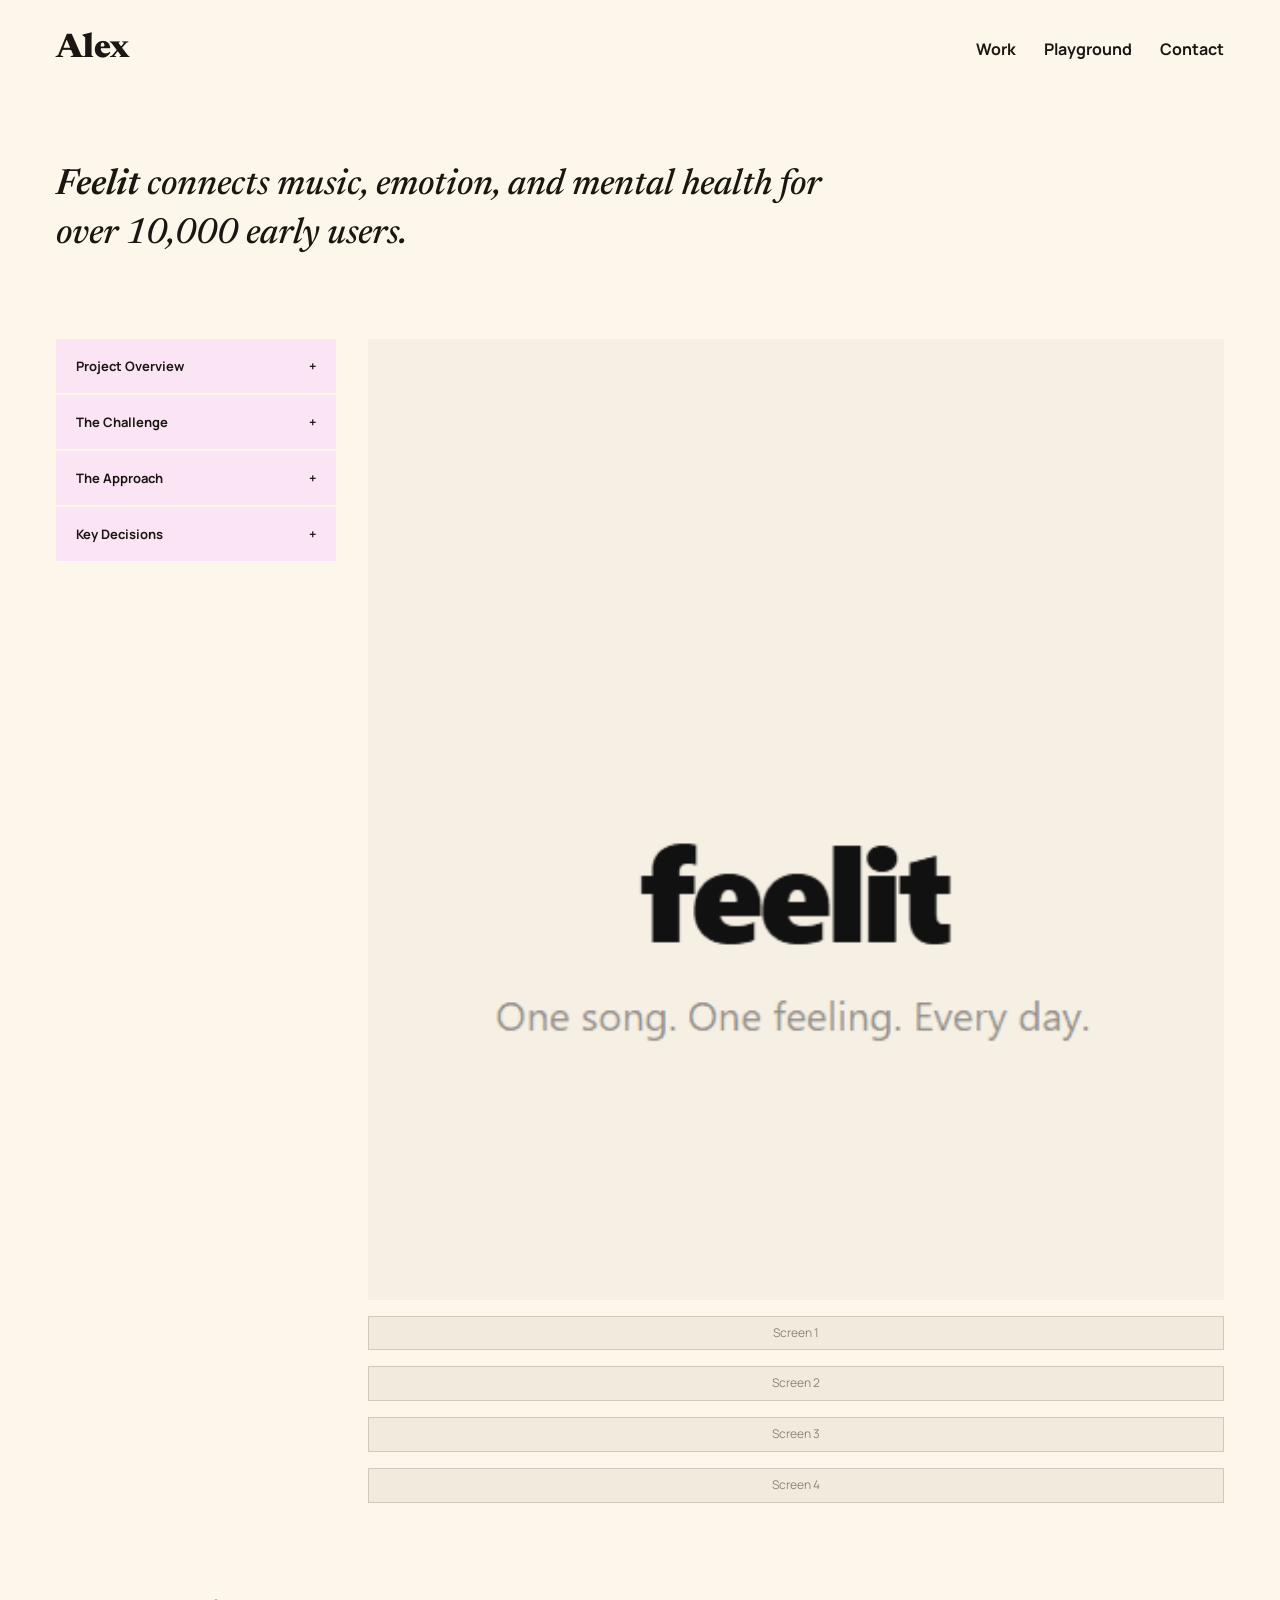
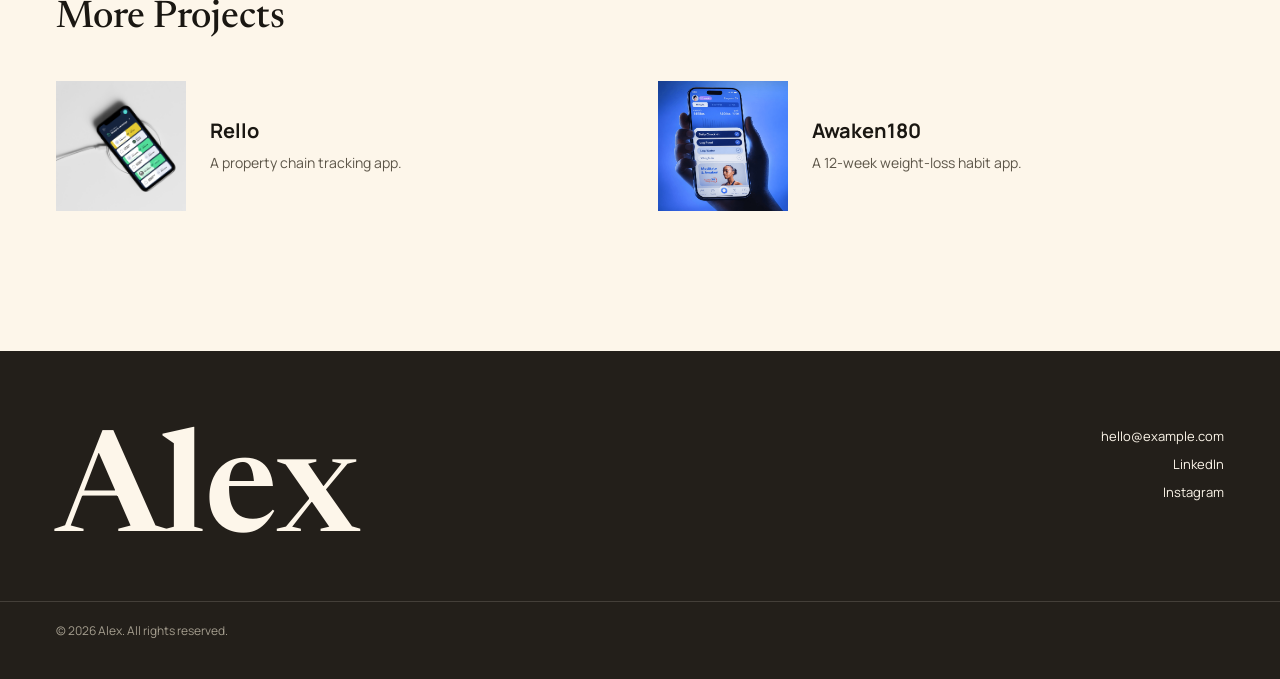
<file: static-site/case-study-feelit.html>
<!DOCTYPE html>
<html lang="sr">
<head>
<meta charset="utf-8">
<meta name="viewport" content="width=device-width, initial-scale=1">
<title>Feelit — Case Study — Alex</title>
<link rel="preconnect" href="https://fonts.googleapis.com">
<link rel="preconnect" href="https://fonts.gstatic.com" crossorigin>
<link href="https://fonts.googleapis.com/css2?family=Newsreader:ital,wght@0,500;0,600;0,800;1,500;1,600&family=Manrope:wght@400;500;600;700;800&family=Caveat:wght@600;700&display=swap" rel="stylesheet">
<link rel="stylesheet" href="style.css">
</head>
<body>
<div style="font-family:'Manrope',sans-serif; background:#fdf6ea; color:#1a1712; width:100%; overflow-x:hidden; overflow-x:clip;">

  <!-- NAV -->
  <nav class="site-nav" style="padding:32px 56px; display:flex; align-items:center; justify-content:space-between;">
    <a href="index.html" style="font-family:'Newsreader',serif; font-weight:800; font-size:34px; color:#1a1712; text-decoration:none;">Alex</a>
    <div class="nav-links" style="display:flex; align-items:center; gap:28px; font-size:16px; font-weight:700;">
      <a href="work.html" class="nav-link" style="color:#1a1712; text-decoration:none;">Work</a>
      <a href="playground.html" class="nav-link" style="color:#1a1712; text-decoration:none;">Playground</a>
      <a href="index.html#contact" class="nav-link" style="color:#1a1712; text-decoration:none;">Contact</a>
    </div>
  </nav>

  <!-- HEADER -->
  <div class="section-pad" style="padding:64px 56px 40px;">
    <h1 class="cs-header-title" style="font-family:'Newsreader',serif; font-weight:500; font-style:italic; font-size:36px; line-height:1.35; margin:0 0 40px; max-width:820px;">
      <span style="font-style:italic; font-weight:600;">Feelit</span> connects music, emotion, and mental health for over 10,000 early users.
    </h1>
  </div>

  <!-- SIDEBAR + SCREENS -->
  <div class="cs-grid section-pad" style="padding:0 56px 96px; display:grid; grid-template-columns:280px 1fr; gap:32px; align-items:start;">
    <div class="cs-sidebar" style="position:sticky; top:32px; display:flex; flex-direction:column; gap:2px;">
      <div style="background:#fbe4f3; padding:18px 20px;">
        <div class="cs-box" style="display:flex; align-items:center; justify-content:space-between; font-size:13px; font-weight:700;" data-acc-toggle="acc-0">
          <span>Project Overview</span><span>+</span>
        </div>
        <div class="acc-panel" id="acc-0" style="display: none;">
          <div style="margin-top:16px; display:flex; flex-direction:column; gap:14px;">
            
              <div>
                <div style="font-size:11px; font-weight:700; text-transform:uppercase; letter-spacing:0.05em; color:#8a8172; margin-bottom:3px;">Role</div>
                <div style="font-size:13.5px; line-height:1.5; color:#1a1712;">Founder &amp; UI/UX Designer</div>
              </div>
            
              <div>
                <div style="font-size:11px; font-weight:700; text-transform:uppercase; letter-spacing:0.05em; color:#8a8172; margin-bottom:3px;">Timeline</div>
                <div style="font-size:13.5px; line-height:1.5; color:#1a1712;">14 weeks</div>
              </div>
            
              <div>
                <div style="font-size:11px; font-weight:700; text-transform:uppercase; letter-spacing:0.05em; color:#8a8172; margin-bottom:3px;">Industry</div>
                <div style="font-size:13.5px; line-height:1.5; color:#1a1712;">Health Tech &amp; Social</div>
              </div>
            
              <div>
                <div style="font-size:11px; font-weight:700; text-transform:uppercase; letter-spacing:0.05em; color:#8a8172; margin-bottom:3px;">Tools</div>
                <div style="font-size:13.5px; line-height:1.5; color:#1a1712;">Figma, ProtoPie, Notion</div>
              </div>
            
          </div>
        </div>
      </div>
      
        <div style="background:#fbe4f3; padding:18px 20px;">
          <div class="cs-box" style="display:flex; align-items:center; justify-content:space-between; font-size:13px; font-weight:700;" data-acc-toggle="acc-1">
            <span>The Challenge</span><span>+</span>
          </div>
          <div class="acc-panel" id="acc-1" style="display: none;">
            <p style="font-size:13.5px; line-height:1.7; color:#3a3327; margin:16px 0 0;">Placeholder text — describe the challenge here.</p>
          </div>
        </div>
      
        <div style="background:#fbe4f3; padding:18px 20px;">
          <div class="cs-box" style="display:flex; align-items:center; justify-content:space-between; font-size:13px; font-weight:700;" data-acc-toggle="acc-2">
            <span>The Approach</span><span>+</span>
          </div>
          <div class="acc-panel" id="acc-2" style="display: none;">
            <p style="font-size:13.5px; line-height:1.7; color:#3a3327; margin:16px 0 0;">Placeholder text — describe the approach here.</p>
          </div>
        </div>
      
        <div style="background:#fbe4f3; padding:18px 20px;">
          <div class="cs-box" style="display:flex; align-items:center; justify-content:space-between; font-size:13px; font-weight:700;" data-acc-toggle="acc-3">
            <span>Key Decisions</span><span>+</span>
          </div>
          <div class="acc-panel" id="acc-3" style="display: none;">
            <p style="font-size:13.5px; line-height:1.7; color:#3a3327; margin:16px 0 0;">Placeholder text — describe the key decisions here.</p>
          </div>
        </div>
      
    </div>

    <div style="display:flex; flex-direction:column; gap:16px;">
      <img src="assets/project-feelit.png" alt="Glavni screenshot proizvoda" style="width:100%;height:100%;object-fit:cover;display:block;">
      
        <div style="width:100%;height:100%;"><div style="width:100%;height:100%;display:flex;align-items:center;justify-content:center;text-align:center;padding:8px;box-sizing:border-box;background:rgba(58,51,39,0.06);border:1px solid rgba(58,51,39,0.18);color:rgba(58,51,39,0.55);font-family:'Manrope',sans-serif;font-size:12px;line-height:1.4;">Screen 1</div></div>
      
        <div style="width:100%;height:100%;"><div style="width:100%;height:100%;display:flex;align-items:center;justify-content:center;text-align:center;padding:8px;box-sizing:border-box;background:rgba(58,51,39,0.06);border:1px solid rgba(58,51,39,0.18);color:rgba(58,51,39,0.55);font-family:'Manrope',sans-serif;font-size:12px;line-height:1.4;">Screen 2</div></div>
      
        <div style="width:100%;height:100%;"><div style="width:100%;height:100%;display:flex;align-items:center;justify-content:center;text-align:center;padding:8px;box-sizing:border-box;background:rgba(58,51,39,0.06);border:1px solid rgba(58,51,39,0.18);color:rgba(58,51,39,0.55);font-family:'Manrope',sans-serif;font-size:12px;line-height:1.4;">Screen 3</div></div>
      
        <div style="width:100%;height:100%;"><div style="width:100%;height:100%;display:flex;align-items:center;justify-content:center;text-align:center;padding:8px;box-sizing:border-box;background:rgba(58,51,39,0.06);border:1px solid rgba(58,51,39,0.18);color:rgba(58,51,39,0.55);font-family:'Manrope',sans-serif;font-size:12px;line-height:1.4;">Screen 4</div></div>
      
    </div>
  </div>

  <!-- FEATURED PROJECTS TEASER -->
  <div class="section-pad" style="padding:0 56px 140px;">
    <h2 style="font-family:'Newsreader',serif; font-weight:500; font-size:38px; margin:0 0 44px;">More Projects</h2>
    <div class="more-grid" style="display:grid; grid-template-columns:repeat(2,1fr); gap:36px;">
      
        <a href="case-study-rello.html" class="more-project-card" style="text-decoration:none; color:inherit; display:flex; gap:24px; align-items:center; cursor:pointer;">
          <div class="more-project-img" style="width:130px; height:130px; flex-shrink:0; overflow:hidden; transition: box-shadow 0.2s ease;">
            <img src="assets/project-rello.png" alt="Rello" style="width:100%; height:100%; object-fit:cover; display:block;">
          </div>
          <div>
            <div style="font-weight:700; font-size:20px; margin-bottom:8px;">Rello</div>
            <div style="font-size:14px; color:#5c5548; line-height:1.6;">A property chain tracking app.</div>
          </div>
        </a>

        <a href="case-study-awaken180.html" class="more-project-card" style="text-decoration:none; color:inherit; display:flex; gap:24px; align-items:center; cursor:pointer;">
          <div class="more-project-img" style="width:130px; height:130px; flex-shrink:0; overflow:hidden; transition: box-shadow 0.2s ease;">
            <img src="assets/project-awaken180.png" alt="Awaken180" style="width:100%; height:100%; object-fit:cover; display:block;">
          </div>
          <div>
            <div style="font-weight:700; font-size:20px; margin-bottom:8px;">Awaken180</div>
            <div style="font-size:14px; color:#5c5548; line-height:1.6;">A 12-week weight-loss habit app.</div>
          </div>
        </a>
      
    </div>
  </div>

  <!-- FOOTER -->
  <div id="contact" style="background:#231f1a; color:#fdf6ea;">
    <div class="footer-top section-pad" style="padding:64px 56px 40px; display:grid; grid-template-columns:1fr auto; gap:24px; align-items:start;">
      <div class="footer-name" style="font-weight:600; font-size:min(14vw,140px); line-height:0.9;">
        <span class="footer-letter fl-0">A</span><span class="footer-letter fl-1">l</span><span class="footer-letter fl-2">e</span><span class="footer-letter fl-3">x</span>
      </div>
      <div style="display:flex; flex-direction:column; gap:10px; font-size:13px; text-align:right; padding-top:12px;">
        <span>hello@example.com</span>
        <a href="#" style="color:#fdf6ea; text-decoration:none;">LinkedIn</a>
        <a href="#" style="color:#fdf6ea; text-decoration:none;">Instagram</a>
      </div>
    </div>
    <div class="section-pad" style="padding:20px 56px 40px; border-top:1px solid rgba(253,246,234,0.15); font-size:12px; color:#a49d8e;">
      © 2026 Alex. All rights reserved.
    </div>
  </div>

</div>
<script src="script.js"></script>
</body>
</html>
</file>
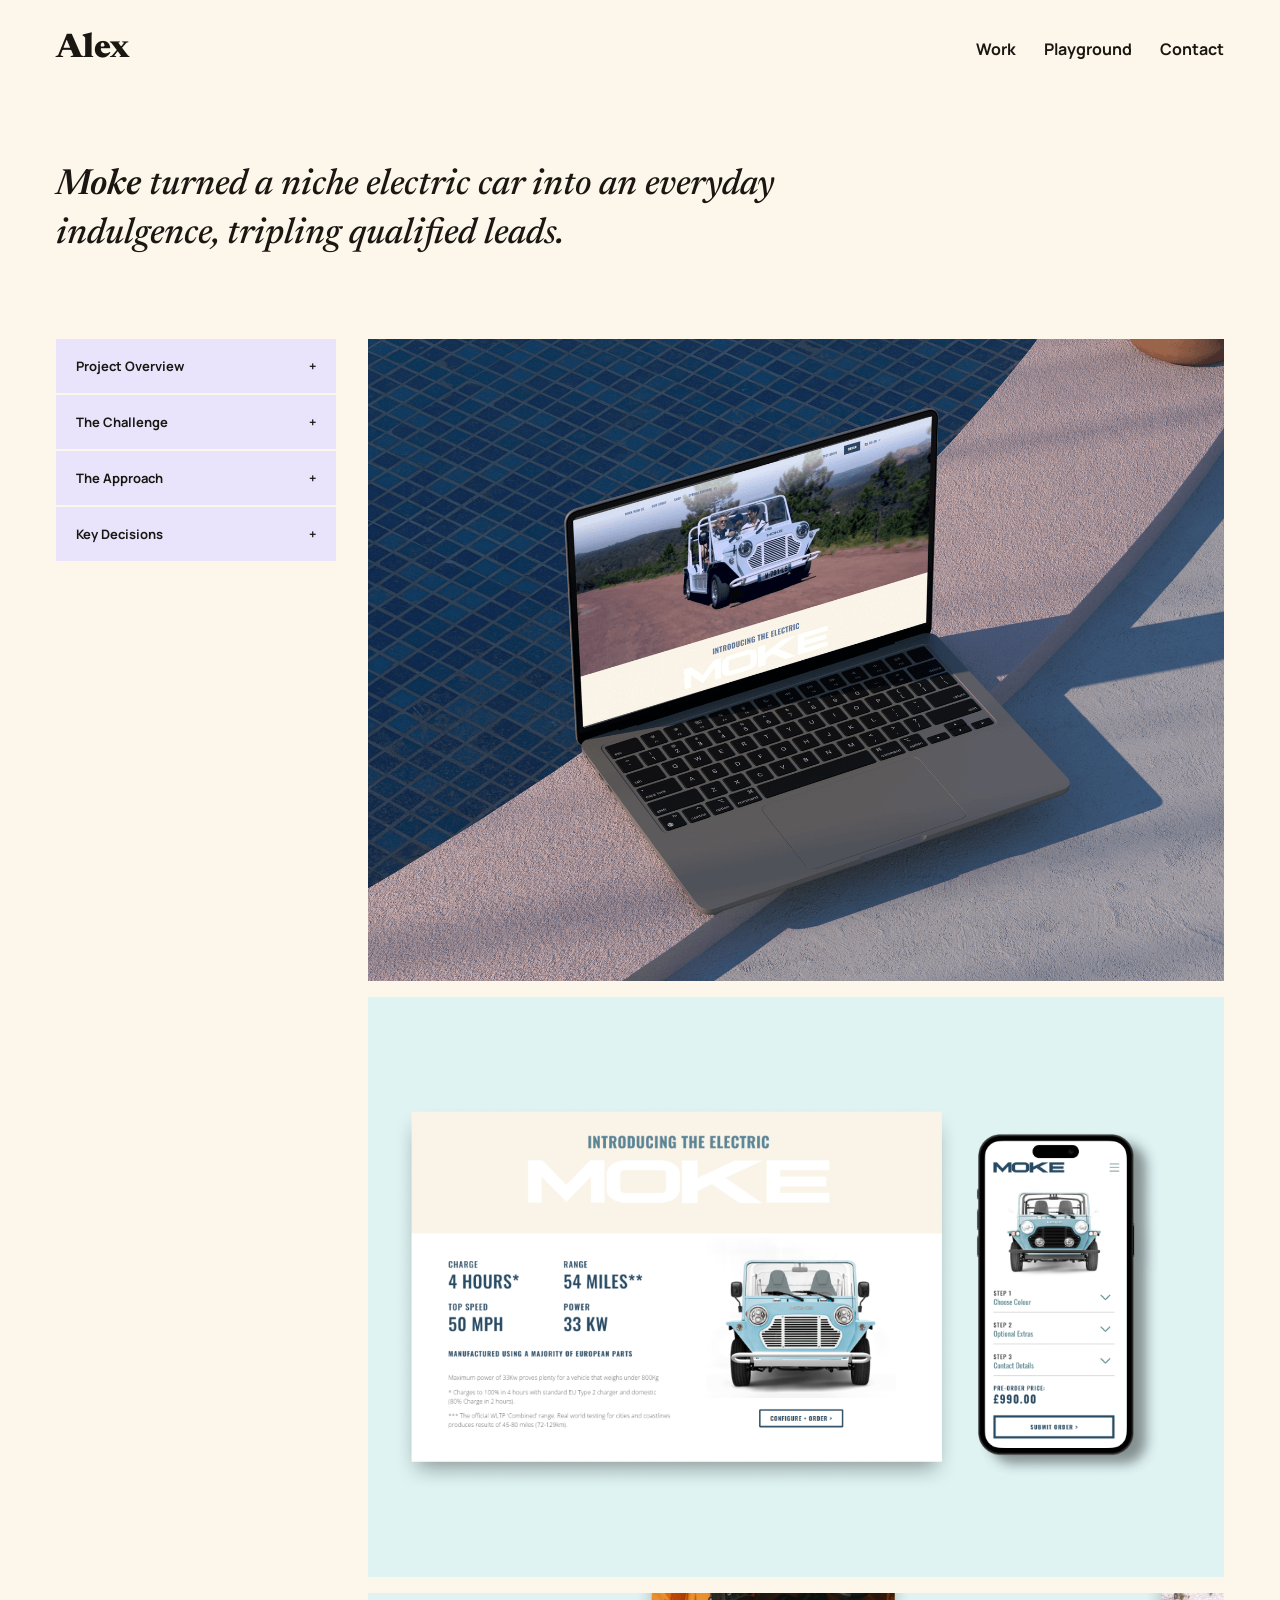
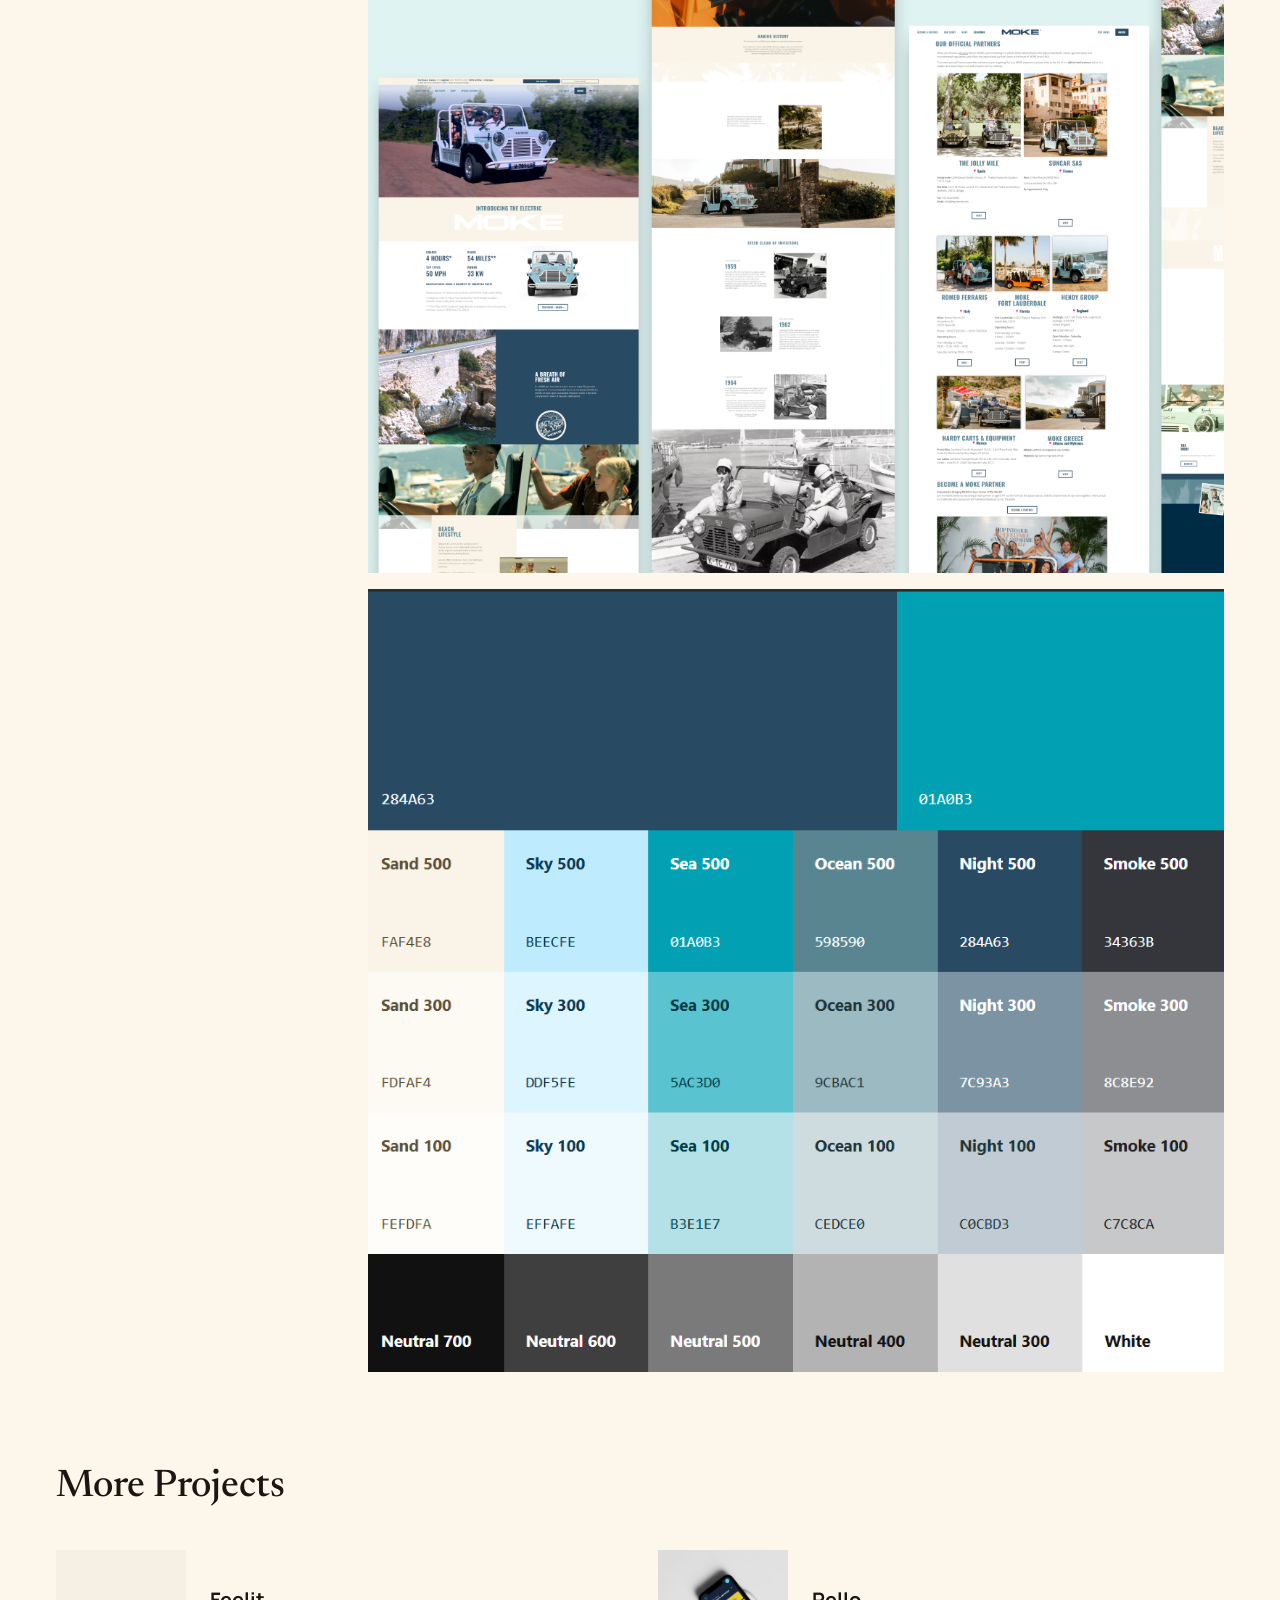
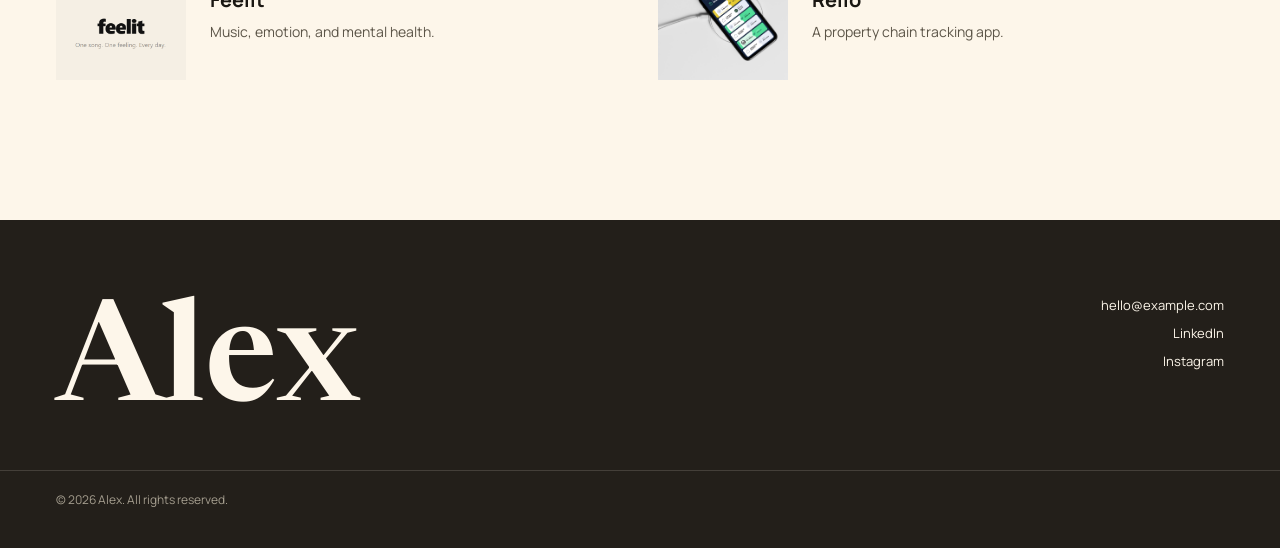
<file: static-site/case-study-moke.html>
<!DOCTYPE html>
<html lang="sr">
<head>
<meta charset="utf-8">
<meta name="viewport" content="width=device-width, initial-scale=1">
<title>Moke — Case Study — Alex</title>
<link rel="preconnect" href="https://fonts.googleapis.com">
<link rel="preconnect" href="https://fonts.gstatic.com" crossorigin>
<link href="https://fonts.googleapis.com/css2?family=Newsreader:ital,wght@0,500;0,600;0,800;1,500;1,600&family=Manrope:wght@400;500;600;700;800&family=Caveat:wght@600;700&display=swap" rel="stylesheet">
<link rel="stylesheet" href="style.css">
</head>
<body>
<div style="font-family:'Manrope',sans-serif; background:#fdf6ea; color:#1a1712; width:100%; overflow-x:hidden; overflow-x:clip;">

  <!-- NAV -->
  <nav class="site-nav" style="padding:32px 56px; display:flex; align-items:center; justify-content:space-between;">
    <a href="index.html" style="font-family:'Newsreader',serif; font-weight:800; font-size:34px; color:#1a1712; text-decoration:none;">Alex</a>
    <div class="nav-links" style="display:flex; align-items:center; gap:28px; font-size:16px; font-weight:700;">
      <a href="work.html" class="nav-link" style="color:#1a1712; text-decoration:none;">Work</a>
      <a href="playground.html" class="nav-link" style="color:#1a1712; text-decoration:none;">Playground</a>
      <a href="index.html#contact" class="nav-link" style="color:#1a1712; text-decoration:none;">Contact</a>
    </div>
  </nav>

  <!-- HEADER -->
  <div class="section-pad" style="padding:64px 56px 40px;">
    <h1 class="cs-header-title" style="font-family:'Newsreader',serif; font-weight:500; font-style:italic; font-size:36px; line-height:1.35; margin:0 0 40px; max-width:820px;">
      <span style="font-style:italic; font-weight:600;">Moke</span> turned a niche electric car into an everyday indulgence, tripling qualified leads.
    </h1>
  </div>

  <!-- SIDEBAR + SCREENS -->
  <div class="cs-grid section-pad" style="padding:0 56px 96px; display:grid; grid-template-columns:280px 1fr; gap:32px; align-items:start;">
    <div class="cs-sidebar" style="position:sticky; top:32px; display:flex; flex-direction:column; gap:2px;">
      <div style="background:#e9e4fb; padding:18px 20px;">
        <div class="cs-box" style="display:flex; align-items:center; justify-content:space-between; font-size:13px; font-weight:700;" data-acc-toggle="acc-0">
          <span>Project Overview</span><span>+</span>
        </div>
        <div class="acc-panel" id="acc-0" style="display: none;">
          <div style="margin-top:16px; display:flex; flex-direction:column; gap:14px;">
            
              <div>
                <div style="font-size:11px; font-weight:700; text-transform:uppercase; letter-spacing:0.05em; color:#8a8172; margin-bottom:3px;">Role</div>
                <div style="font-size:13.5px; line-height:1.5; color:#1a1712;">UI/UX Designer</div>
              </div>
            
              <div>
                <div style="font-size:11px; font-weight:700; text-transform:uppercase; letter-spacing:0.05em; color:#8a8172; margin-bottom:3px;">Timeline</div>
                <div style="font-size:13.5px; line-height:1.5; color:#1a1712;">12 weeks</div>
              </div>

              <div>
                <div style="font-size:11px; font-weight:700; text-transform:uppercase; letter-spacing:0.05em; color:#8a8172; margin-bottom:3px;">Industry</div>
                <div style="font-size:13.5px; line-height:1.5; color:#1a1712;">EV / Automotive / Lifestyle</div>
              </div>

              <div>
                <div style="font-size:11px; font-weight:700; text-transform:uppercase; letter-spacing:0.05em; color:#8a8172; margin-bottom:3px;">Tools</div>
                <div style="font-size:13.5px; line-height:1.5; color:#1a1712;">Figma</div>
              </div>
            
          </div>
        </div>
      </div>
      
        <div style="background:#e9e4fb; padding:18px 20px;">
          <div class="cs-box" style="display:flex; align-items:center; justify-content:space-between; font-size:13px; font-weight:700;" data-acc-toggle="acc-1">
            <span>The Challenge</span><span>+</span>
          </div>
          <div class="acc-panel" id="acc-1" style="display: none;">
            <p style="font-size:13.5px; line-height:1.7; color:#3a3327; margin:16px 0 0;">MOKE International launched the Electric MOKE but ran multiple regional websites with inconsistent visual identities. The fragmented brand presence was diluting premium positioning and putting pre-order momentum at risk.</p>
          </div>
        </div>
      
        <div style="background:#e9e4fb; padding:18px 20px;">
          <div class="cs-box" style="display:flex; align-items:center; justify-content:space-between; font-size:13px; font-weight:700;" data-acc-toggle="acc-2">
            <span>The Approach</span><span>+</span>
          </div>
          <div class="acc-panel" id="acc-2" style="display: none;">
            <p style="font-size:13.5px; line-height:1.7; color:#3a3327; margin:16px 0 0;">Rooted the design in the Electric MOKE's core identity: open air freedom, coastal living, effortless exploration. Built an editorial colour palette, aspirational typography, and a layout structure that let lifestyle photography carry the emotional weight before a single spec was read.</p>
          </div>
        </div>
      
        <div style="background:#e9e4fb; padding:18px 20px;">
          <div class="cs-box" style="display:flex; align-items:center; justify-content:space-between; font-size:13px; font-weight:700;" data-acc-toggle="acc-3">
            <span>Key Decisions</span><span>+</span>
          </div>
          <div class="acc-panel" id="acc-3" style="display: none;">
            <p style="font-size:13.5px; line-height:1.7; color:#3a3327; margin:16px 0 0;">Unified all regional touchpoints under one consistent visual system, eliminating brand fragmentation. Structured the user journey around discover, understand, configure, and pre-order to reduce friction at checkout. Designed a responsive system that performs consistently across desktop, tablet, and mobile. Delivered launch-ready in time to support campaign traffic and pre-order activity from day one.</p>
          </div>
        </div>
      
    </div>

    <div style="display:flex; flex-direction:column; gap:16px;">
      <img src="assets/project-moke.png" alt="Glavni screenshot proizvoda" style="width:100%;height:100%;object-fit:cover;display:block;">

        <img src="assets/case-moke-screen1.png" alt="Product page i mobilni configure &amp; order flow" style="width:100%; height:auto; display:block;">

        <img src="assets/case-moke-screen2.png" alt="Homepage, Our Story i Official Partners stranice" style="width:100%; height:auto; display:block;">

        <img src="assets/case-moke-palette.png" alt="Paleta boja — Sand, Sky, Sea, Ocean, Night, Smoke" style="width:100%; height:auto; display:block;">

    </div>
  </div>

  <!-- FEATURED PROJECTS TEASER -->
  <div class="section-pad" style="padding:0 56px 140px;">
    <h2 style="font-family:'Newsreader',serif; font-weight:500; font-size:38px; margin:0 0 44px;">More Projects</h2>
    <div class="more-grid" style="display:grid; grid-template-columns:repeat(2,1fr); gap:36px;">
      
        <a href="case-study-feelit.html" class="more-project-card" style="text-decoration:none; color:inherit; display:flex; gap:24px; align-items:center; cursor:pointer;">
          <div class="more-project-img" style="width:130px; height:130px; flex-shrink:0; overflow:hidden; transition: box-shadow 0.2s ease;">
            <img src="assets/project-feelit.png" alt="Feelit" style="width:100%; height:100%; object-fit:cover; display:block;">
          </div>
          <div>
            <div style="font-weight:700; font-size:20px; margin-bottom:8px;">Feelit</div>
            <div style="font-size:14px; color:#5c5548; line-height:1.6;">Music, emotion, and mental health.</div>
          </div>
        </a>

        <a href="case-study-rello.html" class="more-project-card" style="text-decoration:none; color:inherit; display:flex; gap:24px; align-items:center; cursor:pointer;">
          <div class="more-project-img" style="width:130px; height:130px; flex-shrink:0; overflow:hidden; transition: box-shadow 0.2s ease;">
            <img src="assets/project-rello.png" alt="Rello" style="width:100%; height:100%; object-fit:cover; display:block;">
          </div>
          <div>
            <div style="font-weight:700; font-size:20px; margin-bottom:8px;">Rello</div>
            <div style="font-size:14px; color:#5c5548; line-height:1.6;">A property chain tracking app.</div>
          </div>
        </a>
      
    </div>
  </div>

  <!-- FOOTER -->
  <div id="contact" style="background:#231f1a; color:#fdf6ea;">
    <div class="footer-top section-pad" style="padding:64px 56px 40px; display:grid; grid-template-columns:1fr auto; gap:24px; align-items:start;">
      <div class="footer-name" style="font-weight:600; font-size:min(14vw,140px); line-height:0.9;">
        <span class="footer-letter fl-0">A</span><span class="footer-letter fl-1">l</span><span class="footer-letter fl-2">e</span><span class="footer-letter fl-3">x</span>
      </div>
      <div style="display:flex; flex-direction:column; gap:10px; font-size:13px; text-align:right; padding-top:12px;">
        <span>hello@example.com</span>
        <a href="#" style="color:#fdf6ea; text-decoration:none;">LinkedIn</a>
        <a href="#" style="color:#fdf6ea; text-decoration:none;">Instagram</a>
      </div>
    </div>
    <div class="section-pad" style="padding:20px 56px 40px; border-top:1px solid rgba(253,246,234,0.15); font-size:12px; color:#a49d8e;">
      © 2026 Alex. All rights reserved.
    </div>
  </div>

</div>
<script src="script.js"></script>
</body>
</html>
</file>
<file: site.css>
/* =====================================================================
   SAJT: crni tech / swiss stil (početna, work, case study)
   ===================================================================== */
:root {
  --bg: #E9E9E5;
  --fg: #0F0F0F;
  --dim: #6E6E69;
  --line: rgba(15,15,15,0.16);
  --acc: #D9FF3F;
  --ease: cubic-bezier(.76,0,.24,1);
  --ease-out: cubic-bezier(.16,1,.3,1);
  --pad: 24px;
}
*, *::before, *::after { box-sizing: border-box; }
html, body { margin: 0; background: var(--bg); color: var(--fg); }
body.t { font-family: 'Inter Tight', 'Helvetica Neue', Helvetica, Arial, sans-serif; -webkit-font-smoothing: antialiased; }
.t a { color: inherit; text-decoration: none; }
.t ::selection { background: var(--fg); color: var(--bg); }
.mono { font-family: 'Geist Mono', ui-monospace, monospace; font-size: 11px; line-height: 1.45; letter-spacing: 0.02em; text-transform: uppercase; }
sup { font-size: 0.5em; vertical-align: top; position: relative; top: 0.35em; }

/* ---------- LAYOUT: jedan ekran ---------- */
.screen {
  height: 100vh; height: 100svh; min-height: 640px;
  display: grid; grid-template-rows: auto auto minmax(0,1fr) auto auto;
  gap: 20px; padding: 18px var(--pad);
}

/* ---------- NAV ---------- */
.tnav { display: flex; justify-content: space-between; align-items: center; }
.tnav .mark { display: inline-block; line-height: 0; }
.tnav .mark img { height: 24px; width: auto; display: block; filter: invert(1); }
.tnav-links { display: flex; gap: 32px; justify-content: flex-end; font-size: 13px; }
.tnav a { position: relative; }
.tnav a::after, .foot a::after, .more span::after {
  content: ''; position: absolute; left: 0; right: 0; bottom: -2px; height: 1px; background: currentColor;
  transform: scaleX(0); transform-origin: right; transition: transform .5s var(--ease);
}
.tnav a:hover::after, .foot a:hover::after, .more:hover span::after { transform: scaleX(1); transform-origin: left; }

/* ---------- HERO ---------- */
.hero { display: grid; grid-template-columns: 1fr; align-items: end; gap: 24px; border-bottom: 1px solid var(--line); padding-bottom: 14px; }
.big {
  margin: 0; font-weight: 500; text-transform: uppercase;
  font-size: clamp(44px, min(8.2vw, 13vh), 160px); line-height: 0.86; letter-spacing: -0.055em;
}
.big .line { display: block; overflow: hidden; padding-bottom: 0.04em; }
.big .line > span { display: inline-block; }
.big sup { font-size: 11px; letter-spacing: 0.02em; top: 1.2em; margin-left: 0.4em; color: var(--dim); }

/* ---------- INTRO ---------- */
.mid { display: grid; grid-template-columns: repeat(12, minmax(0,1fr)); gap: 20px; min-height: 0; }
.intro { grid-column: 1 / span 4; margin: 0; max-width: 380px; text-align: justify; text-indent: 4em; }
.cv { grid-column: 6 / span 3; margin: 0; display: grid; gap: 14px; align-content: start; }
.cv div { display: grid; grid-template-columns: 80px 1fr; }
.cv dt { color: var(--dim); }
.cv dd { margin: 0; }
.photo { grid-column: 10 / span 3; justify-self: end; margin: 0; height: 100%; min-height: 0; position: relative; display: flex; flex-direction: column; align-items: flex-end; }
.photo img { height: 100%; width: auto; max-width: 100%; aspect-ratio: 928 / 1136; object-fit: cover; display: block; }

/* ---------- WORK ---------- */
.work-head { display: flex; align-items: flex-end; justify-content: space-between; border-top: 1px solid var(--line); padding-top: 12px; margin-bottom: 12px; }
.work-head h2 { margin: 0; font-weight: 500; font-size: clamp(28px, 3vw, 48px); line-height: 0.9; letter-spacing: -0.05em; }
.work-head h2 sup { font-size: 11px; top: 0; margin-right: 6px; color: var(--dim); }
.work-head h2 > span { font-size: 11px; color: var(--dim); vertical-align: top; letter-spacing: 0.02em; }
.more { display: inline-flex; align-items: center; gap: 8px; border: 1px solid var(--fg); padding: 9px 14px; transition: background .3s ease, color .3s ease; }
.more span { position: relative; }
.more i { font-style: normal; transition: transform .4s var(--ease); }
.more:hover { background: var(--fg); color: var(--bg); }
.more:hover i { transform: translateX(4px); }

.grid { display: grid; grid-template-columns: repeat(4, minmax(0,1fr)); border-top: 1px solid var(--line); border-left: 1px solid var(--line); }
.card { display: block; border-right: 1px solid var(--line); border-bottom: 1px solid var(--line); position: relative; overflow: hidden; }
.card-img { height: clamp(150px, 32vh, 400px); overflow: hidden; background: #DADAD5; }
.card-img img { width: 100%; height: 100%; object-fit: cover; display: block; transform: scale(1.02); transition: transform 1s var(--ease-out); }
@media (max-height: 800px) { .card-img { height: clamp(150px, 27vh, 400px); } }
.card:hover .card-img img { transform: scale(1.07); }
.card-meta { display: grid; grid-template-columns: 1fr auto; align-items: baseline; gap: 8px; padding: 10px 12px; position: relative; transition: color .35s ease; }
.card-meta span:first-child { font-size: 13px; }
.card-meta span:last-child { color: var(--dim); transition: color .35s ease; }
.card-meta::before { content: ''; position: absolute; inset: 0; background: var(--fg); transform: scaleY(0); transform-origin: bottom; transition: transform .45s var(--ease); z-index: -1; }
.card-meta { z-index: 0; }
.card:hover .card-meta { color: var(--bg); }
.card:hover .card-meta span { color: var(--bg); }
.card:hover .card-meta::before { transform: scaleY(1); }

/* ---------- FOOTER LINE ---------- */
.foot { display: grid; grid-template-columns: repeat(4, auto); justify-content: space-between; color: var(--dim); }
.foot a { position: relative; color: var(--fg); }

/* ---------- GRAIN + CURSOR ---------- */
.grain {
  position: fixed; inset: -50%; pointer-events: none; z-index: 50; opacity: .05;
  background-image: url("data:image/svg+xml,%3Csvg xmlns='http://www.w3.org/2000/svg' width='160' height='160'%3E%3Cfilter id='n'%3E%3CfeTurbulence type='fractalNoise' baseFrequency='.9' numOctaves='2' stitchTiles='stitch'/%3E%3C/filter%3E%3Crect width='100%25' height='100%25' filter='url(%23n)'/%3E%3C/svg%3E");
  animation: grain .8s steps(4) infinite;
}
@keyframes grain { 0%{transform:translate(0,0)} 25%{transform:translate(-3%,2%)} 50%{transform:translate(2%,-3%)} 75%{transform:translate(-2%,-1%)} 100%{transform:translate(0,0)} }
.cursor { display: none; }
@media (pointer: fine) {
  .cursor {
    display: block; position: fixed; left: 0; top: 0; width: 12px; height: 12px; margin: -6px 0 0 -6px;
    background: #fff; border-radius: 50%; pointer-events: none; z-index: 100; mix-blend-mode: difference;
    transition: width .35s var(--ease-out), height .35s var(--ease-out), margin .35s var(--ease-out); opacity: 0;
  }
  .cursor.on { opacity: 1; }
  .cursor.big { width: 64px; height: 64px; margin: -32px 0 0 -32px; }
}

/* ---------- PRELOADER ---------- */
.loader { display: none; }
.js .loader {
  position: fixed; inset: 0; z-index: 200; background: var(--fg); color: var(--bg);
  display: flex; flex-direction: column; justify-content: flex-end; padding: 18px var(--pad);
  font-family: 'Geist Mono', ui-monospace, monospace; font-size: 11px; text-transform: uppercase;
  transition: transform 1s var(--ease);
}
.loader-row { display: flex; justify-content: space-between; align-items: flex-end; }
.loader-count { font-family: 'Inter Tight', sans-serif; font-weight: 500; font-size: clamp(80px, 18vw, 260px); line-height: .8; letter-spacing: -0.06em; }
.loader-bar { position: absolute; left: 0; right: 0; bottom: 0; height: 3px; }
.loader-bar i { display: block; height: 100%; width: 100%; background: var(--bg); transform: scaleX(0); transform-origin: left; }
.loader.done { transform: translateY(-100%); }
.skip-loader .loader { display: none; }

/* ---------- REVEAL ANIMACIJE ---------- */
.js .big .line > span { transform: translateY(110%); transition: transform 1.1s var(--ease-out); }
.js .big .line:nth-child(2) > span { transition-delay: .08s; }
.js .rv { opacity: 0; transform: translateY(10px); transition: opacity .8s ease, transform .8s var(--ease-out); transition-delay: calc(.35s + var(--i, 0) * .04s); }
.js .photo { clip-path: inset(100% 0 0 0); transition: clip-path 1.3s var(--ease); transition-delay: .25s; }
.js .card { clip-path: inset(0 0 100% 0); transition: clip-path 1.1s var(--ease); transition-delay: calc(.45s + var(--i, 0) * .09s); }
.js .hero, .js .work-head { border-color: transparent; }
.js .hero::after { content: none; }
.is-in .big .line > span { transform: none; }
.is-in .rv { opacity: 1; transform: none; }
.is-in .photo { clip-path: inset(0 0 0 0); }
.is-in .card { clip-path: inset(0 0 0 0); }
.is-in .hero, .is-in .work-head { border-color: var(--line); transition: border-color 1s ease .6s; }

/* ---------- RESPONSIVE ---------- */
@media (max-width: 1100px) {
  .intro { grid-column: 1 / span 5; }
  .cv { grid-column: 6 / span 4; }
  .photo { grid-column: 10 / span 3; }
}
@media (max-width: 760px), (max-height: 600px) and (max-width: 1000px) {
  :root { --pad: 16px; }
  .screen { height: auto; min-height: 0; display: flex; flex-direction: column; gap: 28px; }
  .tnav .mark img { height: 18px; }
  .tnav-links { gap: 20px; font-size: 12px; }
  .hero { grid-template-columns: 1fr; }
  .big { font-size: 13.5vw; }
  .mid { grid-template-columns: 1fr 1fr; gap: 24px 16px; }
  .intro { grid-column: 1 / -1; max-width: none; }
  .cv { grid-column: 1 / 2; }
  .photo { grid-column: 2 / 3; height: auto; }
  .photo img { height: auto; width: 100%; }
  .grid { grid-template-columns: minmax(0,1fr); }
  .card-img { height: auto; aspect-ratio: 4 / 3; }
  .foot { grid-template-columns: 1fr 1fr; row-gap: 8px; padding-bottom: 8px; }
  .intro { text-align: left; }
  .card-meta { grid-template-columns: 1fr; }
  .card-meta span:last-child { display: none; }
}

@media (prefers-reduced-motion: reduce) {
  .js .loader { display: none; }
  .grain { animation: none; }
  .js .big .line > span, .js .rv, .js .photo, .js .card { transform: none !important; opacity: 1 !important; clip-path: none !important; transition: none !important; }
}

/* =====================================================================
   PODSTRANICE (work + case study): skrolaju se normalno
   ===================================================================== */
.page { padding: 18px var(--pad) 20px; display: flex; flex-direction: column; min-height: 100vh; }
.page > main { flex: 1; }
.page .foot { margin-top: 96px; padding-top: 14px; border-top: 1px solid var(--line); }
.tnav a.is-active::after { transform: scaleX(1); }

/* zajednički naslov stranice */
.p-head { padding: 64px 0 18px; border-bottom: 1px solid var(--line); display: grid; grid-template-columns: 1fr auto; align-items: end; gap: 24px; }
.p-head .big sup { top: 1em; }
.p-head-meta { text-align: right; color: var(--dim); }
.p-head-meta b { color: var(--fg); font-weight: 400; }

/* ---------- WORK: grid projekata ---------- */
.w-grid { display: grid; grid-template-columns: repeat(3, minmax(0, 1fr)); gap: 36px 16px; }
.w-card { display: block; }
.w-thumb { aspect-ratio: 4 / 3; overflow: hidden; background: #DADAD5; }
.w-thumb img { width: 100%; height: 100%; object-fit: cover; display: block; transform: scale(1.02); transition: transform 1s var(--ease-out); }
.w-card:hover .w-thumb img { transform: scale(1.06); }
.w-title { display: grid; grid-template-columns: minmax(0, 1fr) auto; align-items: end; gap: 16px; padding: 12px 0 8px; border-bottom: 1px solid var(--line); }
.w-card h2 { margin: 0; font-weight: 500; text-transform: uppercase; font-size: clamp(18px, 1.6vw, 26px); line-height: .9; letter-spacing: -0.05em; transition: transform .5s var(--ease-out); }
.w-card:hover h2 { transform: translateX(8px); }
.w-cat { color: var(--dim); white-space: nowrap; }
.w-arrow { display: inline-block; margin-left: 10px; font-style: normal; color: var(--fg); transition: transform .45s var(--ease); }
.w-card:hover .w-arrow { transform: translateX(4px); }
.w-desc { margin: 0; padding-top: 8px; max-width: 52ch; color: var(--dim); }
@media (max-width: 1000px) { .w-grid { grid-template-columns: repeat(2, minmax(0, 1fr)); } }

/* lista: red sa sličicom (skloni klasu w-list u work.html za grid) */
.w-grid.w-list { grid-template-columns: minmax(0, 1fr); gap: 0; margin-top: 48px; border-top: 1px solid var(--line); }
.w-list .w-card { display: grid; grid-template-columns: 168px minmax(0, 1fr) minmax(0, 1.3fr) 140px; gap: 28px; align-items: center; padding: 14px 0; border-bottom: 1px solid var(--line); position: relative; isolation: isolate; }
.w-list .w-card::before { content: ''; position: absolute; inset: 0 calc(var(--pad) * -1); background: var(--fg); transform: scaleY(0); transform-origin: bottom; transition: transform .5s var(--ease); z-index: -1; }
.w-list .w-card:hover::before { transform: scaleY(1); transform-origin: top; }
.w-list .w-card:hover, .w-list .w-card:hover .w-cat, .w-list .w-card:hover .w-desc, .w-list .w-card:hover .w-arrow { color: var(--bg); }
.w-list .w-title { display: contents; }
.w-list .w-card h2 { font-size: clamp(22px, 2.4vw, 36px); }
.w-list .w-cat { grid-column: 4; grid-row: 1; justify-self: end; transition: color .3s ease; }
.w-list .w-desc { grid-column: 3; grid-row: 1; padding: 0; transition: color .3s ease; }
@media (max-width: 900px) {
  .w-list .w-card { grid-template-columns: 112px minmax(0, 1fr) auto; gap: 8px 16px; }
  .w-list .w-thumb { grid-row: span 2; }
  .w-list .w-cat { grid-column: 3; }
  .w-list .w-desc { grid-column: 2 / -1; grid-row: 2; }
}
@media (max-width: 560px) {
  .w-list .w-card { grid-template-columns: 88px minmax(0, 1fr); }
  .w-list .w-thumb { grid-row: span 3; }
  .w-list .w-cat { justify-self: start; grid-column: 2; grid-row: 2; }
  .w-list .w-desc { grid-row: 3; }
}

/* ---------- CASE STUDY ---------- */
.cs-top { display: flex; justify-content: space-between; align-items: center; padding-top: 48px; color: var(--dim); }
.cs-top a { color: var(--fg); position: relative; }
.cs-top + .p-head { padding-top: 10px; }
.cs-name { padding: 10px 0 18px; border-bottom: 1px solid var(--line); display: grid; grid-template-columns: 1fr auto; align-items: end; gap: 24px; }
.cs-name .big { font-size: clamp(52px, 11vw, 200px); }
.btn-t { display: inline-flex; align-items: center; gap: 10px; border: 1px solid var(--fg); padding: 11px 16px; white-space: nowrap; transition: background .3s ease, color .3s ease; }
.btn-t i { font-style: normal; transition: transform .4s var(--ease); }
.btn-t:hover { background: var(--fg); color: var(--bg); }
.btn-t:hover i { transform: translateX(4px); }

.cs-lede { margin: 0; padding: 40px 0 56px; max-width: 1000px; font-size: clamp(22px, 2.3vw, 36px); line-height: 1.18; letter-spacing: -0.03em; font-weight: 400; }
.cs-lede + .cs-sub { margin: -36px 0 56px; max-width: 560px; color: var(--dim); font-size: 15px; line-height: 1.6; }

.cs-body { display: grid; grid-template-columns: minmax(0, 4fr) minmax(0, 8fr); gap: 40px; align-items: start; }
.cs-info { position: sticky; top: 24px; display: grid; gap: 36px; }
.cs-info .btn-t { justify-self: start; margin-top: -12px; background: var(--fg); color: var(--bg); }
.cs-info .btn-t:hover { background: transparent; color: var(--fg); }
.spec { margin: 0; border-top: 1px solid var(--line); }
.spec div { display: grid; grid-template-columns: 110px 1fr; gap: 12px; padding: 9px 0; border-bottom: 1px solid var(--line); }
.spec dt { color: var(--dim); }
.spec dd { margin: 0; }
.cs-text h3 { margin: 0 0 10px; font-weight: 400; color: var(--dim); }
.cs-text h3 span { color: var(--fg); }
.cs-text p { margin: 0; font-size: 14.5px; line-height: 1.65; color: #2E2E2B; }
.cs-text + .cs-text { margin-top: -8px; }

.cs-media { display: grid; gap: 20px; }
.cs-media figure { margin: 0; }
.cs-media img { width: 100%; height: auto; display: block; background: #DADAD5; }
.cs-pair { display: grid; grid-template-columns: repeat(2, minmax(0, 1fr)); gap: 20px; }
.cs-pair img { aspect-ratio: 9 / 10; height: 100%; object-fit: cover; }

.cs-next { display: block; margin-top: 120px; border-top: 1px solid var(--line); padding-top: 14px; position: relative; }
.cs-next .mono { color: var(--dim); }
.cs-next-row { display: grid; grid-template-columns: 1fr auto; align-items: end; gap: 24px; padding-top: 18px; }
.cs-next .big { font-size: clamp(48px, 10vw, 180px); transition: transform .6s var(--ease-out); }
.cs-next:hover .big { transform: translateX(16px); }
.cs-next-img { width: clamp(140px, 18vw, 280px); aspect-ratio: 4 / 3; overflow: hidden; }
.cs-next-img img { width: 100%; height: 100%; object-fit: cover; display: block; transition: transform 1s var(--ease-out); }
.cs-next:hover .cs-next-img img { transform: scale(1.06); }

/* otkrivanje na skrol */
.js .sr { opacity: 0; transform: translateY(12px); transition: opacity .5s ease, transform .6s var(--ease-out); }
.js .sr.in { opacity: 1; transform: none; }
.js .sf { opacity: 0; transform: translateY(16px); transition: opacity .9s ease, transform .9s var(--ease-out); }
.js .sf.in { opacity: 1; transform: none; }

@media (max-width: 900px) {
  .cs-body { grid-template-columns: minmax(0, 1fr); }
  .cs-info { position: static; }
}
@media (max-width: 700px) {
  .w-grid { grid-template-columns: minmax(0, 1fr); row-gap: 36px; }
}
@media (max-width: 760px) {
  .p-head, .cs-name, .cs-next-row { grid-template-columns: minmax(0, 1fr); }
  .p-head-meta { text-align: left; }
  .page .foot { grid-template-columns: 1fr 1fr; row-gap: 8px; }
  .cs-top { padding-top: 32px; }
}
@media (prefers-reduced-motion: reduce) {
  .js .sr, .js .sf { clip-path: none !important; opacity: 1 !important; transform: none !important; transition: none !important; }
}
.cs-next .big { display: block; }

/* ---------- LAB: masonry mreža eksperimenata ---------- */
.lab-tabs { display: flex; flex-wrap: wrap; gap: 8px; padding-top: 32px; font-size: 13px; }
.lab-tab { font: inherit; letter-spacing: inherit; text-transform: inherit; color: var(--dim); background: none; border: 1px solid var(--line); padding: 8px 14px; cursor: pointer; transition: color .3s ease, background .3s ease, border-color .3s ease; }
.lab-tab:hover { color: var(--fg); border-color: var(--fg); }
.lab-tab.is-active { background: var(--fg); color: var(--bg); border-color: var(--fg); }
.lab-tab sup { margin-left: 4px; font-size: 9px; top: 0; }
.lab-tab[hidden], .lab-item[hidden] { display: none; }
.lab-desc { margin: 0; padding-top: 24px; max-width: 560px; color: var(--dim); font-size: 15px; line-height: 1.6; }
.lab-empty { margin: 0; padding: 48px 0 24px; color: var(--dim); font-size: 13px; }
.lab-empty[hidden] { display: none; }
.lab-desc + .lab-empty + .lab-grid { padding-top: 28px; }
.lab-grid { display: grid; grid-template-columns: repeat(4, minmax(0, 1fr)); gap: 0 20px; align-items: start; padding-top: 40px; }
.lab-item { display: block; margin: 0 0 28px; color: inherit; text-decoration: none; }
.lab-item figure { margin: 0; }
.lab-media { position: relative; overflow: hidden; border-radius: 6px; background: #DADAD5; }
.lab-media img, .lab-ph { display: block; width: 100%; transition: transform 1s var(--ease-out); }
.lab-media img { height: auto; }
.lab-item:hover .lab-media img, .lab-item:hover .lab-ph { transform: scale(1.04); }
.lab-item figcaption { display: flex; justify-content: space-between; gap: 12px; padding-top: 10px; }
.lab-item figcaption span:last-child { color: var(--dim); }

/* privremeni placeholderi */
.lab-ph { position: relative; }
.lab-ph::after { content: 'PLACEHOLDER'; position: absolute; left: 10px; bottom: 8px; font: 10px 'Geist Mono', monospace; letter-spacing: .04em; opacity: .55; }
.ph-1 { background: radial-gradient(120% 80% at 30% 20%, #3a3a3a 0, #0d0d0d 60%), #000; color: #fff; }
.ph-2 { background: linear-gradient(135deg, #f6d1b8, #b9c6f2 45%, #e9b7c9 70%, #fff); color: #000; }
.ph-3 { background: linear-gradient(90deg, #2b2bd9 0 62%, #d24dd9 62% 100%); color: #fff; }
.ph-4 { background: radial-gradient(40% 25% at 50% 70%, #1a1a1a 0 60%, transparent 62%), #e6e6e3; color: #000; }
.ph-5 { background: repeating-linear-gradient(90deg, #9a9a9a 0 2px, transparent 2px 25%), repeating-linear-gradient(0deg, #9a9a9a 0 2px, #f2f2ee 2px 33%); color: #000; }
.ph-6 { background: #fff; color: #000; }
.ph-7 { background: repeating-linear-gradient(60deg, transparent 0 18px, #ff5a1f 18px 19px), repeating-linear-gradient(-60deg, transparent 0 18px, #ff5a1f 18px 19px), #0b1416; color: #fff; }
.ph-8 { background: linear-gradient(180deg, var(--acc), #1f6b3a); color: #000; }

@media (max-width: 1100px) { .lab-grid { grid-template-columns: repeat(3, minmax(0, 1fr)); } }
@media (max-width: 760px) {
  .lab-grid { grid-template-columns: repeat(2, minmax(0, 1fr)); gap: 0 12px; padding-top: 24px; }
  .lab-tabs { font-size: 11px; padding-top: 24px; }
  .lab-tab { padding: 7px 10px; }
  .lab-item { margin-bottom: 20px; }
  .lab-item figcaption span:last-child { display: none; }
}
.ph-site, .ph-site-2 { color: #000; background-color: #f2f2ee; background-repeat: no-repeat; }
.ph-site {
  background-image: linear-gradient(#111,#111), linear-gradient(#bdbdb8,#bdbdb8), linear-gradient(#111,#111), linear-gradient(#111,#111), linear-gradient(135deg,#d9d9d4,#b9c6f2);
  background-size: 14% 2.5%, 30% 1.5%, 62% 9%, 44% 9%, 88% 42%;
  background-position: 6% 5%, 94% 5.5%, 6% 20%, 6% 31%, 50% 82%;
}
.ph-site-2 {
  background-image: linear-gradient(#111,#111), linear-gradient(#d9d9d4,#d9d9d4), linear-gradient(#d9d9d4,#d9d9d4), linear-gradient(#d9d9d4,#d9d9d4), linear-gradient(#111,#111);
  background-size: 40% 6%, 27% 36%, 27% 36%, 27% 36%, 88% 18%;
  background-position: 6% 8%, 6% 42%, 50% 42%, 94% 42%, 50% 88%;
}

/* badge na karticama sa više slika */
.lab-media { cursor: pointer; }
.lab-badge { position: absolute; top: 10px; right: 10px; z-index: 1; padding: 4px 7px; border-radius: 3px; background: var(--bg); color: var(--fg); }
.lab-item:focus-visible { outline: 1px solid var(--fg); outline-offset: 4px; }

/* ---------- LAB: lightbox ---------- */
.lab-lb {
  position: fixed; inset: 0; z-index: 90; --fg: #F2F2EE; --dim: #8A8A85; color: var(--fg); background: rgba(10,10,10,.97); display: grid; grid-template-rows: auto minmax(0,1fr);
  opacity: 0; visibility: hidden; transition: opacity .45s ease, visibility 0s linear .45s;
}
.lab-lb.open { opacity: 1; visibility: visible; transition: opacity .45s ease; }
.lab-lb-bar { display: grid; grid-template-columns: 1fr auto 1fr; align-items: center; padding: 18px var(--pad); }
.lab-lb-count { color: var(--dim); }
.lab-lb button { font: inherit; color: var(--fg); background: none; border: 0; padding: 0; cursor: pointer; }
.lab-lb-close { justify-self: end; position: relative; }
.lab-lb-stage { position: relative; min-height: 0; padding: 0 var(--pad) 24px; }

/* slajd režim */
.lab-lb-stage > .lab-slide {
  position: absolute; inset: 0 calc(var(--pad) + 56px) 24px; display: flex; align-items: center; justify-content: center;
  opacity: 0; transform: scale(.97); transition: opacity .5s ease, transform .7s var(--ease-out); pointer-events: none;
}
.lab-lb-stage > .lab-slide.on { opacity: 1; transform: none; pointer-events: auto; }
.lab-slide img, .lab-slide .lab-ph { max-width: 100%; max-height: 100%; border-radius: 6px; }
.lab-slide img { width: auto; height: auto; object-fit: contain; }
.lab-slide .lab-ph { height: 100%; width: auto; aspect-ratio: 4 / 3; }
.lab-lb-nav { position: absolute; top: 50%; font-size: 22px !important; width: 48px; height: 48px; transition: transform .4s var(--ease), opacity .3s ease; }
.lab-lb-prev { left: var(--pad); }
.lab-lb-next { right: var(--pad); }
.lab-lb-prev:hover { transform: translateX(-4px); }
.lab-lb-next:hover { transform: translateX(4px); }
.lab-lb.single .lab-lb-nav, .lab-lb.scroll .lab-lb-nav { display: none; }

/* scroll režim (koncept sajta) */
.lab-lb.scroll .lab-lb-stage { overflow-y: auto; overscroll-behavior: contain; }
.lab-lb.scroll .lab-scroll { max-width: 1100px; margin: 0 auto; display: grid; gap: 0; border-radius: 6px; overflow: hidden; }
.lab-scroll img { width: 100%; height: auto; display: block; }
.lab-scroll .lab-ph { width: 100%; aspect-ratio: 16 / 10; }
.lab-scroll .lab-ph::after { content: none; }
body.lb-lock { overflow: hidden; }

@media (max-width: 760px) {
  .lab-lb-stage > .lab-slide { inset: 0 var(--pad) 24px; }
  .lab-slide .lab-ph { width: 100%; height: auto; }
  .lab-lb-nav { top: auto; bottom: 8px; }
}
@media (prefers-reduced-motion: reduce) {
  .lab-lb, .lab-lb-stage > .lab-slide { transition: none !important; transform: none !important; }
}
.lab-soon { margin: 0; padding: 120px 0; text-align: center; color: var(--dim); }
</file>
<file: static-site/style.css>
.hero-polaroid { transition: transform 0.15s ease-out; }
    .hobby-polaroid { transition: transform 0.25s ease-out, box-shadow 0.25s ease-out; cursor: pointer; }
    .hobby-polaroid:hover { transform: rotate(0deg) translateY(-10px) scale(1.04) !important; box-shadow: 0 24px 40px rgba(35,31,26,0.4), 0 4px 8px rgba(35,31,26,0.2) !important; z-index: 2; }
    .footer-letter { display:inline-block; font-family:'Newsreader',serif; transition: color 0.2s ease, font-family 0.2s ease, transform 0.2s ease; cursor:default; }
    .footer-letter:hover { font-family:'Manrope',sans-serif; font-style:italic; transform: translateY(-6px); }
    .footer-letter.fl-0:hover { color:#D8F382; }
    .footer-letter.fl-1:hover { color:#826DEE; }
    .footer-letter.fl-2:hover { color:#FF99DC; }
    .footer-letter.fl-3:hover { color:#fdf6ea; }
    .nav-link { transition: color 0.15s ease; }
    .nav-link:hover { color: rgba(255,153,220,0.75) !important; }
    .btn { transition: transform 0.15s ease, box-shadow 0.15s ease, opacity 0.15s ease; }
    .btn:hover { transform: translateY(-2px); box-shadow: 0 8px 16px rgba(26,23,18,0.25); opacity: 0.92; }
    .btn:active { transform: translateY(0); box-shadow: 0 2px 4px rgba(26,23,18,0.2); opacity: 0.85; }
    @keyframes floatSlow { 0%,100% { transform: translateY(0) rotate(0deg); } 50% { transform: translateY(-14px) rotate(2deg); } }
    @keyframes floatMed { 0%,100% { transform: translateY(0) rotate(0deg); } 50% { transform: translateY(-10px) rotate(-6deg); } }
    @keyframes floatFast { 0%,100% { transform: translateY(0) scale(1); } 50% { transform: translateY(-8px) scale(1.08); } }
    .float-slow { animation: floatSlow 4.5s ease-in-out infinite; transition: transform 0.2s ease; }
    .float-med { animation: floatMed 3.2s ease-in-out infinite; transition: transform 0.2s ease; }
    .float-fast { animation: floatFast 2.4s ease-in-out infinite; transition: transform 0.2s ease; }
    .float-slow:hover, .float-med:hover, .float-fast:hover { animation-play-state: paused; transform: scale(1.12) rotate(-4deg); }

body { margin: 0; background: #fdf6ea; }
    ::selection { background: #4a6b4f; color: #fdf6ea; }

html { -webkit-text-size-adjust: 100%; }
    img, svg { max-width: 100%; }
    @media (max-width: 960px) {
      .site-nav { padding: 24px 32px !important; }
      .hero { grid-template-columns: 1fr !important; padding: 72px 32px !important; gap: 40px !important; }
      .hero-title { font-size: 46px !important; }
      .section-pad { padding-left: 32px !important; padding-right: 32px !important; }
      .work-grid, .testi-grid { grid-template-columns: repeat(2, 1fr) !important; }
      .cta-band { grid-template-columns: 1fr !important; padding: 64px 32px !important; text-align: center; }
      .cta-band > div:last-child { margin: 0 auto; }
      .cta-title { font-size: 34px !important; }
    }
    @media (max-width: 640px) {
      .site-nav { padding: 20px 20px !important; flex-wrap: wrap; gap: 12px; }
      .nav-links { gap: 18px !important; font-size: 14px !important; }
      .hero { padding: 56px 20px !important; }
      .hero-title { font-size: 34px !important; }
      .hero-polaroid-wrap { width: 100% !important; }
      .hero-polaroid-wrap > div { width: min(380px, 84vw) !important; }
      .section-pad { padding-left: 20px !important; padding-right: 20px !important; }
      .section-head { flex-direction: column !important; align-items: flex-start !important; gap: 16px; }
      .work-grid, .testi-grid { grid-template-columns: 1fr !important; }
      .cta-band { padding: 48px 20px !important; }
      .cta-title { font-size: 28px !important; }
      .resume-row { grid-template-columns: 1fr !important; gap: 4px !important; padding: 16px 0 !important; }
      .footer-top { grid-template-columns: 1fr !important; }
      .footer-top > div:last-child { text-align: left !important; padding-top: 0 !important; }
      .footer-name { font-size: min(20vw, 90px) !important; }
      .hobby-polaroid { width: 44vw !important; max-width: 220px; }
    }
    @media (max-width: 420px) {
      .hero-title { font-size: 28px !important; }
      .work-grid, .testi-grid { gap: 16px !important; }
    }

body { margin: 0; background: #fdf6ea; }
    .nav-link { transition: color 0.15s ease; }
    .nav-link:hover { color: rgba(255,153,220,0.75) !important; }
    .btn { transition: transform 0.15s ease, box-shadow 0.15s ease, opacity 0.15s ease; }
    .btn:hover { transform: translateY(-2px); box-shadow: 0 8px 16px rgba(26,23,18,0.25); opacity: 0.92; }
    .work-card { transition: opacity 0.15s ease; }
    .work-card:hover { opacity: 0.75; }
    .work-card:active { opacity: 0.55; }
    .footer-letter { display:inline-block; font-family:'Newsreader',serif; transition: color 0.2s ease, font-family 0.2s ease, transform 0.2s ease; cursor:default; }
    .footer-letter:hover { font-family:'Manrope',sans-serif; font-style:italic; transform: translateY(-6px); }
    .footer-letter.fl-0:hover { color:#D8F382; }
    .footer-letter.fl-1:hover { color:#826DEE; }
    .footer-letter.fl-2:hover { color:#FF99DC; }
    .footer-letter.fl-3:hover { color:#fdf6ea; }

html { -webkit-text-size-adjust: 100%; }
    img, svg { max-width: 100%; }
    @media (max-width: 960px) {
      .site-nav { padding: 24px 32px !important; }
      .section-pad { padding-left: 32px !important; padding-right: 32px !important; }
      .header-title { font-size: 34px !important; }
      .work-grid { grid-template-columns: repeat(2, 1fr) !important; }
      .cta-band { padding: 96px 32px !important; }
      .cta-title { font-size: 34px !important; }
    }
    @media (max-width: 640px) {
      .site-nav { padding: 20px 20px !important; flex-wrap: wrap; gap: 12px; }
      .nav-links { gap: 18px !important; font-size: 14px !important; }
      .section-pad { padding-left: 20px !important; padding-right: 20px !important; }
      .header-title { font-size: 28px !important; }
      .work-grid { grid-template-columns: 1fr !important; gap: 28px !important; }
      .cta-band { padding: 64px 20px !important; }
      .cta-title { font-size: 26px !important; }
      .footer-top { grid-template-columns: 1fr !important; }
      .footer-top > div:last-child { text-align: left !important; padding-top: 0 !important; }
      .footer-name { font-size: min(20vw, 90px) !important; }
    }

body { margin: 0; background: #fdf6ea; }
    .nav-link { transition: color 0.15s ease; }
    .nav-link:hover { color: rgba(255,153,220,0.75) !important; }
    .btn { transition: transform 0.15s ease, box-shadow 0.15s ease, opacity 0.15s ease; }
    .btn:hover { transform: translateY(-2px); box-shadow: 0 8px 16px rgba(26,23,18,0.25); opacity: 0.92; }
    .btn:active { transform: translateY(0); box-shadow: 0 2px 4px rgba(26,23,18,0.2); opacity: 0.85; }

html { -webkit-text-size-adjust: 100%; }
    @media (max-width: 960px) {
      .site-nav { padding: 24px 32px !important; }
      .ph-body { padding: 80px 32px !important; }
    }
    @media (max-width: 640px) {
      .site-nav { padding: 20px 20px !important; flex-wrap: wrap; gap: 12px; }
      .nav-links { gap: 18px !important; font-size: 14px !important; }
      .ph-body { padding: 56px 20px !important; }
      .ph-title { font-size: 32px !important; }
    }

body { margin: 0; background: #fdf6ea; }
    .nav-link { transition: color 0.15s ease; }
    .nav-link:hover { color: rgba(255,153,220,0.75) !important; }
    .footer-letter { display:inline-block; font-family:'Newsreader',serif; transition: color 0.2s ease, font-family 0.2s ease, transform 0.2s ease; cursor:default; }
    .footer-letter:hover { font-family:'Manrope',sans-serif; font-style:italic; transform: translateY(-6px); }
    .footer-letter.fl-0:hover { color:#D8F382; }
    .footer-letter.fl-1:hover { color:#826DEE; }
    .footer-letter.fl-2:hover { color:#FF99DC; }
    .footer-letter.fl-3:hover { color:#fdf6ea; }
    .shot { transition: transform 0.2s ease, box-shadow 0.2s ease; }
    .shot:hover { transform: translateY(-6px); box-shadow: 0 16px 28px rgba(26,23,18,0.2); }
    .cs-box { cursor:pointer; user-select:none; transition: opacity 0.15s ease; }
    .cs-box:hover { opacity: 0.7; }
    .cs-box:active { opacity: 0.5; }
    .more-project-card { position: relative; transition: background 0.15s ease; }
    .more-project-card::after { content:''; position:absolute; inset:-16px; background:#FF99DC; opacity:0; border-radius:4px; transition: opacity 0.15s ease; z-index:0; pointer-events:none; }
    .more-project-card:hover::after { opacity:0.18; }
    .more-project-card:active::after { opacity:0.3; }
    .more-project-card > * { position:relative; z-index:1; }
    .scroll-row { display:flex; gap:16px; overflow-x:auto; padding-bottom:12px; }
    .scroll-row::-webkit-scrollbar { height:8px; }
    .scroll-row::-webkit-scrollbar-thumb { background:rgba(26,23,18,0.25); border-radius:4px; }

html { -webkit-text-size-adjust: 100%; }
    img, svg { max-width: 100%; }
    @media (max-width: 960px) {
      .site-nav { padding: 24px 32px !important; }
      .section-pad { padding-left: 32px !important; padding-right: 32px !important; }
      .cs-header-title { font-size: 30px !important; }
      .cs-grid { grid-template-columns: 1fr !important; }
      .cs-sidebar { position: static !important; flex-direction: row !important; flex-wrap: wrap; }
      .cs-sidebar > div { flex: 1 1 220px; }
      .more-grid { grid-template-columns: 1fr !important; }
    }
    @media (max-width: 640px) {
      .site-nav { padding: 20px 20px !important; flex-wrap: wrap; gap: 12px; }
      .nav-links { gap: 18px !important; font-size: 14px !important; }
      .section-pad { padding-left: 20px !important; padding-right: 20px !important; }
      .cs-header-title { font-size: 24px !important; }
      .cs-sidebar { flex-direction: column !important; }
      .more-project-card { flex-direction: column !important; align-items: flex-start !important; gap: 14px !important; }
      .more-project-img { width: 100% !important; height: auto !important; aspect-ratio: 16/10; }
      .footer-top { grid-template-columns: 1fr !important; }
      .footer-top > div:last-child { text-align: left !important; padding-top: 0 !important; }
      .footer-name { font-size: min(20vw, 90px) !important; }
    }

.acc-panel{}

/* The "All Projects" / "Download PDF" pill buttons were missing
   text-decoration:none in the original (only the bigger CTA buttons had it
   set inline) — cover every .btn link site-wide instead of patching each
   instance. */
.btn { text-decoration: none !important; }

@media (max-width: 640px) {
  /* Hero portrait polaroid doesn't fit well next to the headline at phone
     widths — drop it so the hero is just the text + CTA. */
  .hero-polaroid-wrap { display: none !important; }

  /* .cs-sidebar > div gets "flex: 1 1 220px" from the 960px breakpoint (row
     layout, 220px-wide columns) which is never reset when the 640px
     breakpoint switches .cs-sidebar back to flex-direction: column — in a
     column flex container that basis applies to HEIGHT instead of width,
     stretching each accordion box to ~220px tall even while collapsed. */
  .cs-sidebar > div { flex: none !important; }

  /* Bump the hero headline back up a bit on phones — the original's 34px
     (28px under 420px) read too small once the hero lost its side image. */
  .hero-title { font-size: 42px !important; }
}
@media (max-width: 420px) {
  .hero-title { font-size: 36px !important; }
}

@media (min-width: 961px) {
  /* Sa sva četiri otvorena akordeona sidebar naraste preko visine ekrana, pa
     mu dno ("Key Decisions") postane nedostupno dok je prikovan. Vlastiti
     scroll na sticky elementu ne ruši njegovu stickiness. Ispod 960px sidebar
     ionako prelazi na position:static, pa ograničenje tamo ne važi. */
  .cs-sidebar {
    max-height: calc(100vh - 64px);
    overflow-y: auto;
    overscroll-behavior: contain;
  }
}
</file>
